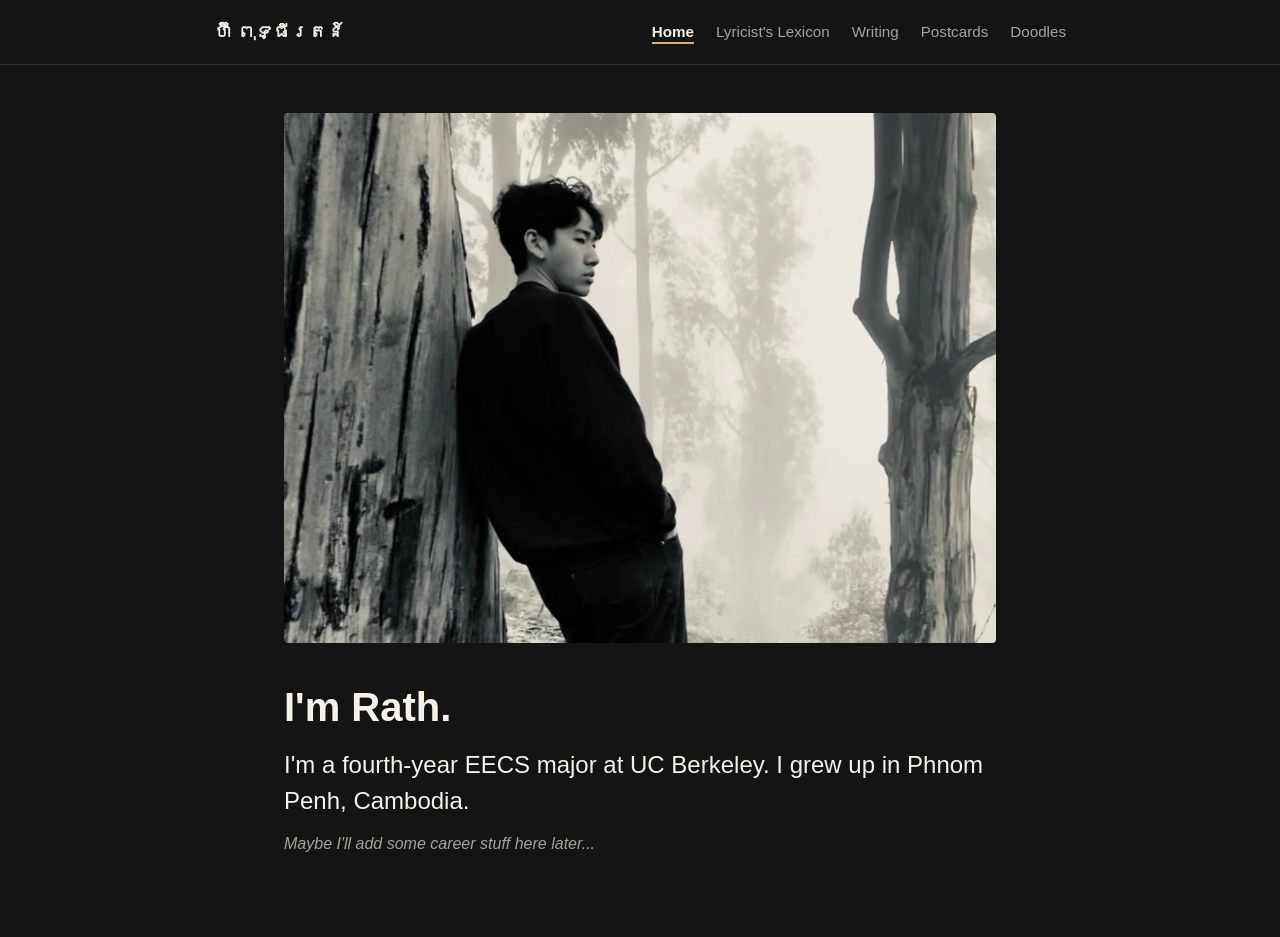
<file: index.html>
<!DOCTYPE html>
<html lang="en">
<head>
<meta charset="UTF-8">
<meta name="viewport" content="width=device-width, initial-scale=1.0">
<title>Rath Hy</title>
<link rel="stylesheet" href="style.css">
</head>
<body>

<header class="site-header">
  <nav class="nav">
    <a href="index.html" class="nav-name">ហ៊ី ពុទ្ធីរតន៍</a>
    <button class="nav-toggle" aria-label="Toggle navigation" aria-expanded="false">☰</button>
    <ul class="nav-links">
      <li><a href="index.html" class="active">Home</a></li>
      <li><a href="lyricists-lexicon.html">Lyricist's Lexicon</a></li>
      <li><a href="writing.html">Writing</a></li>
      <li><a href="postcards.html">Postcards</a></li>
      <li><a href="doodles/index.html">Doodles</a></li>
    </ul>
  </nav>
</header>

<main>
  <div class="home-hero">
    <img src="images/profile.jpeg" alt="Rath standing against a tree in a foggy forest">
  </div>

  <h1 class="home-name">I'm Rath.</h1>
  <p class="home-intro">I'm a fourth-year EECS major at UC Berkeley. I grew up in Phnom Penh, Cambodia.</p>
  <p class="home-note">Maybe I'll add some career stuff here later...</p>
</main>

<script>
  const toggle = document.querySelector('.nav-toggle');
  const links = document.querySelector('.nav-links');
  toggle.addEventListener('click', () => {
    const open = links.classList.toggle('open');
    toggle.setAttribute('aria-expanded', open);
  });
</script>

</body>
</html>
</file>
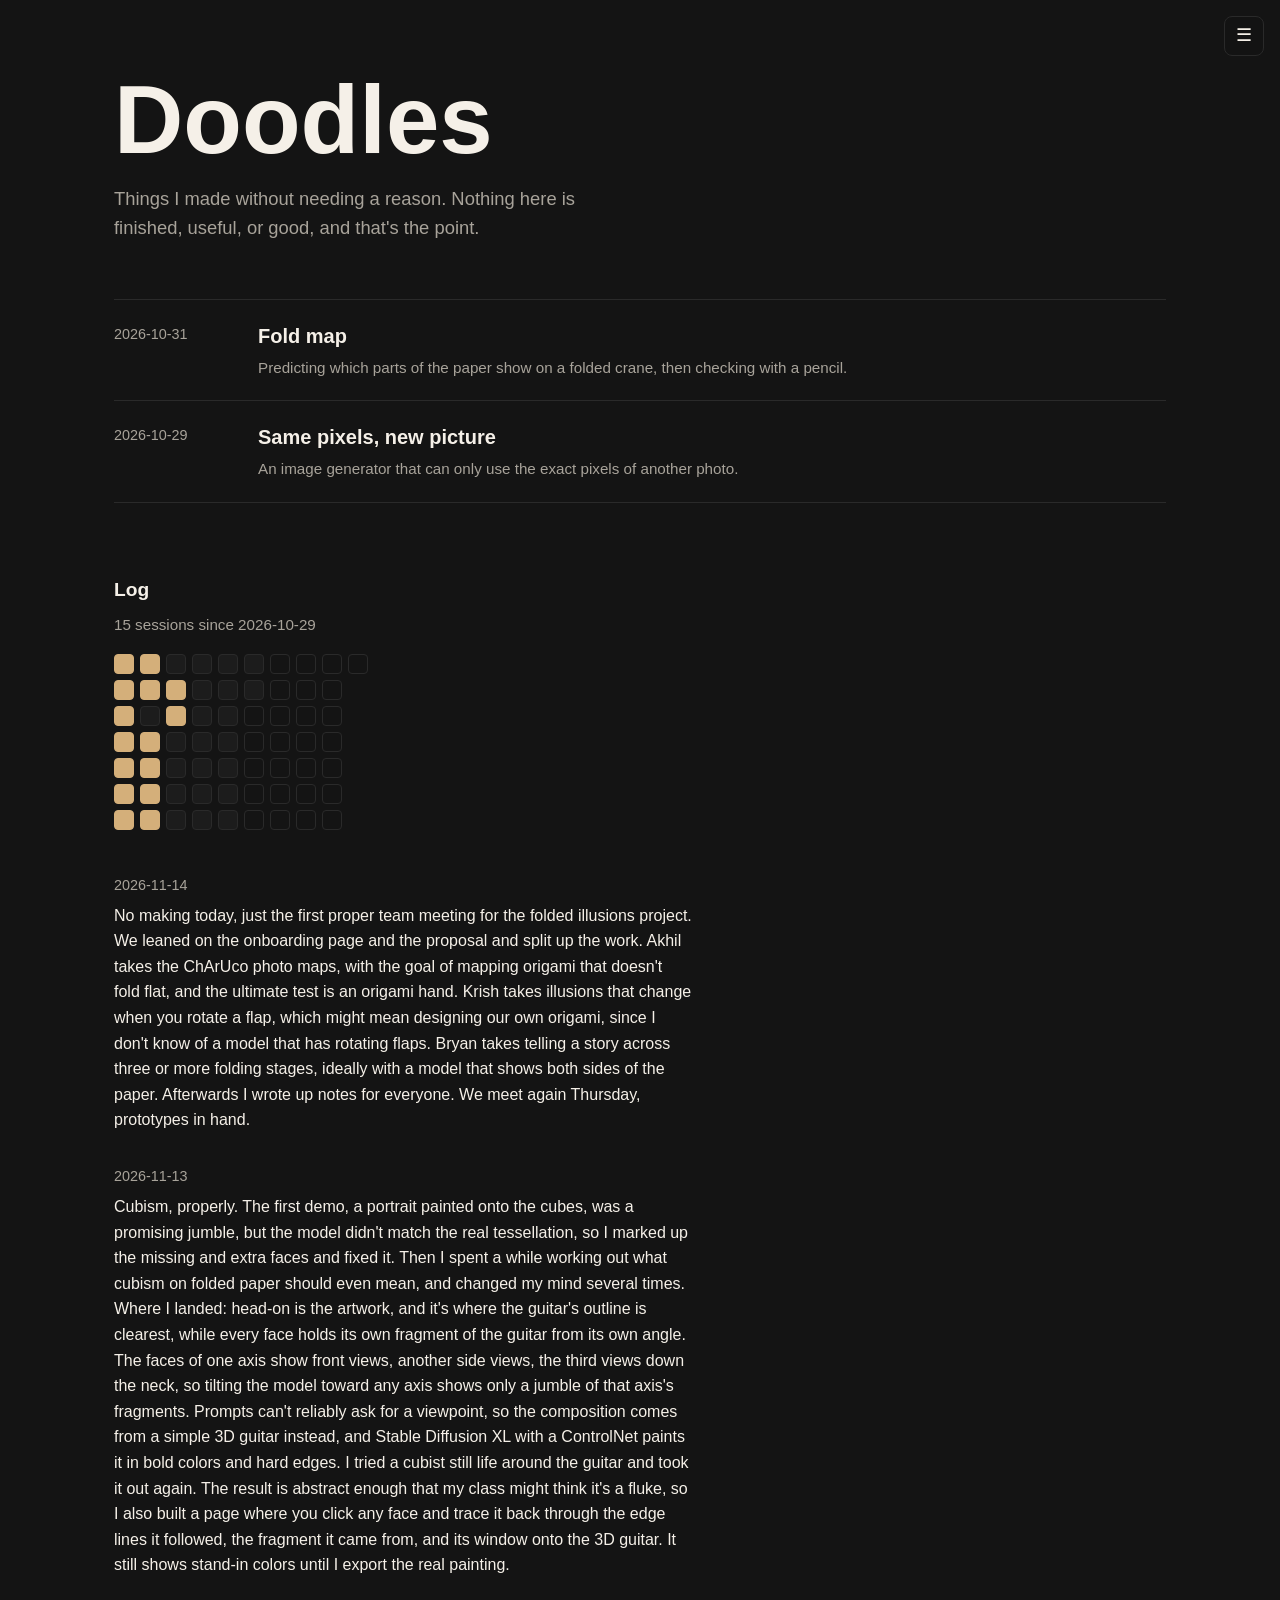
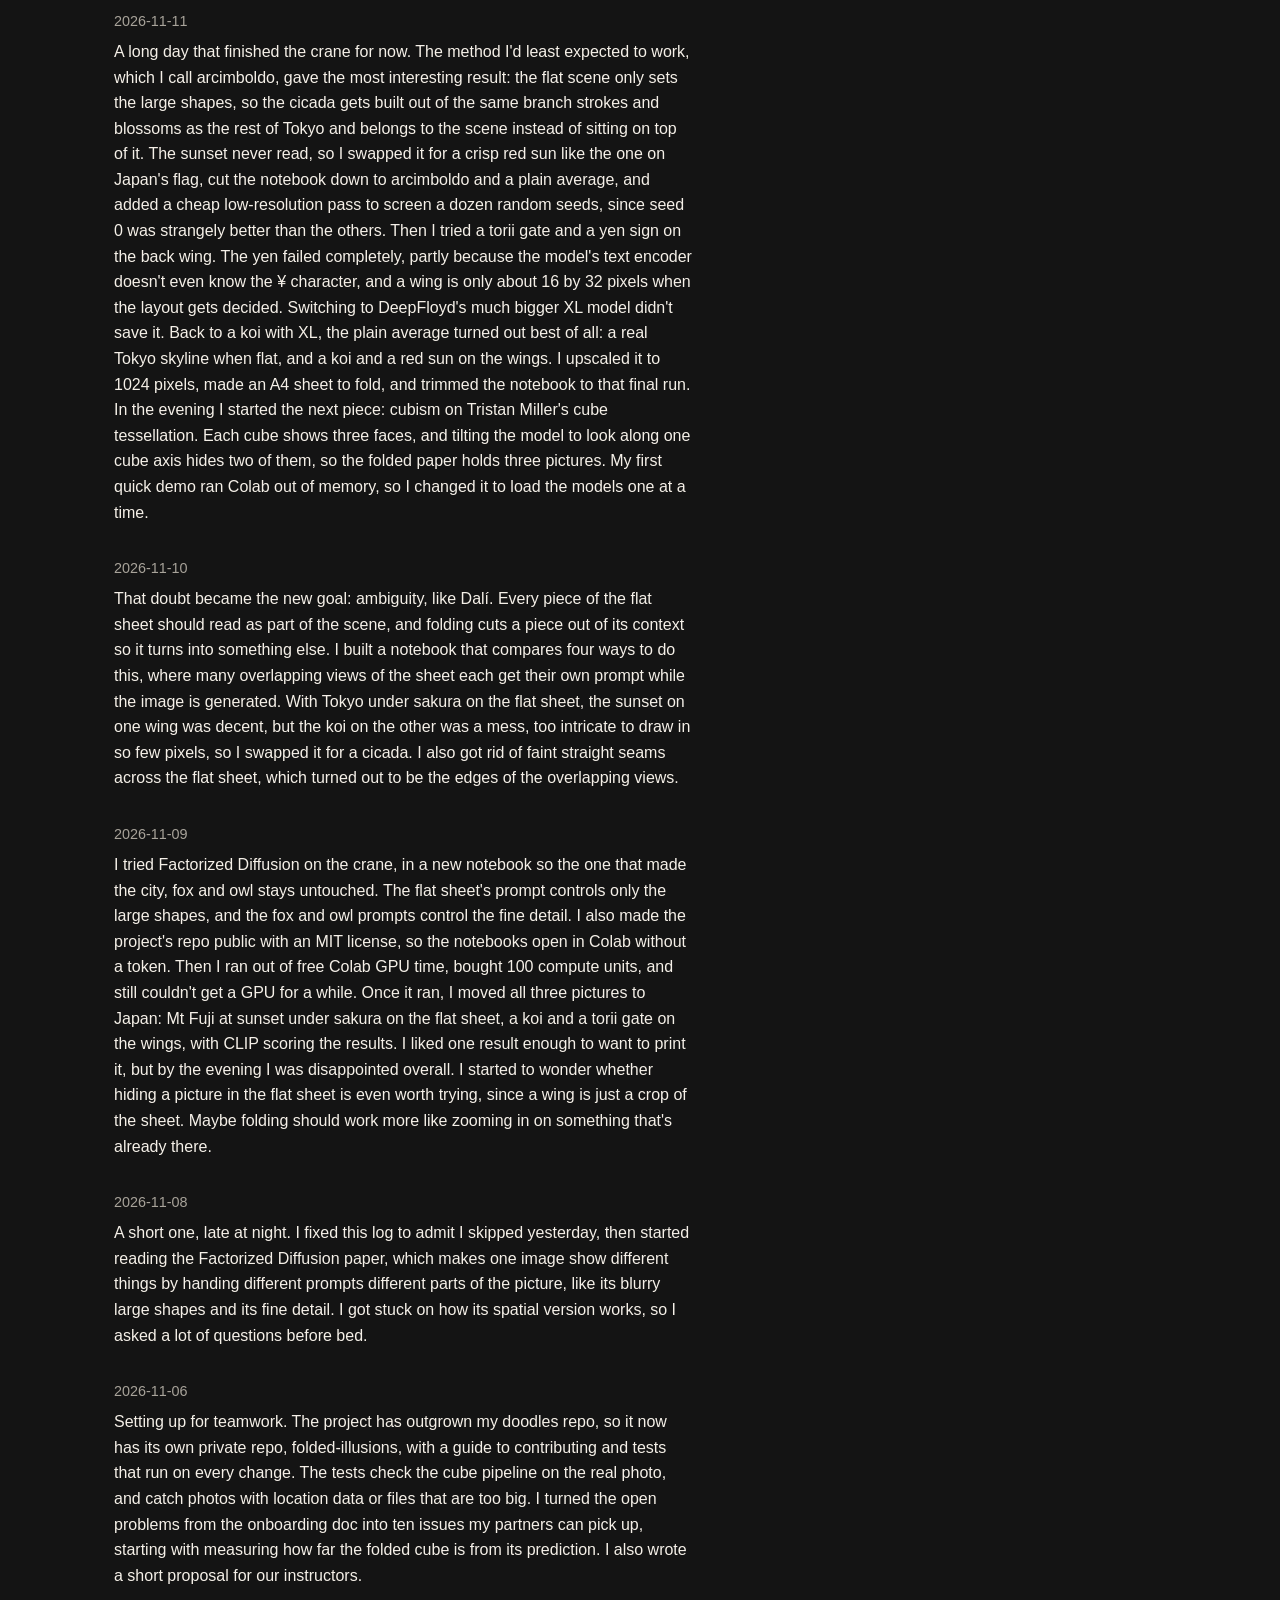
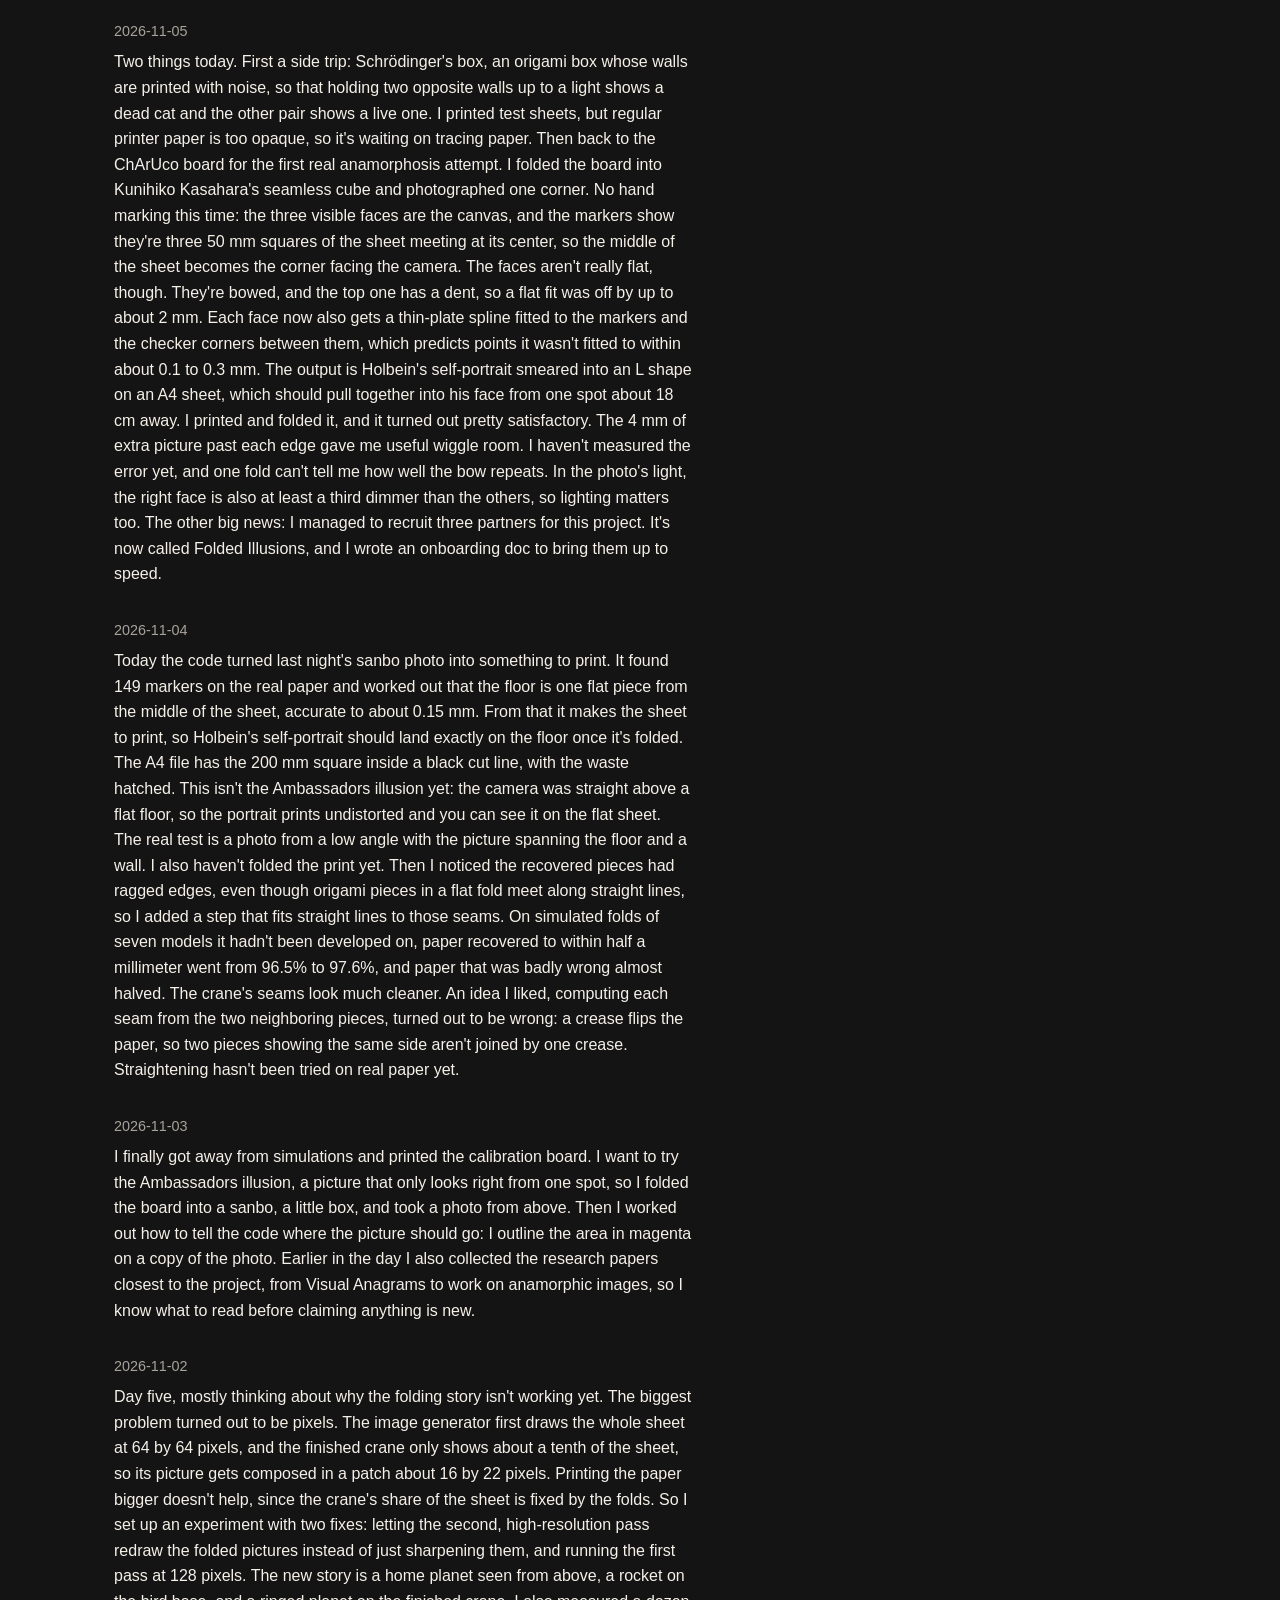
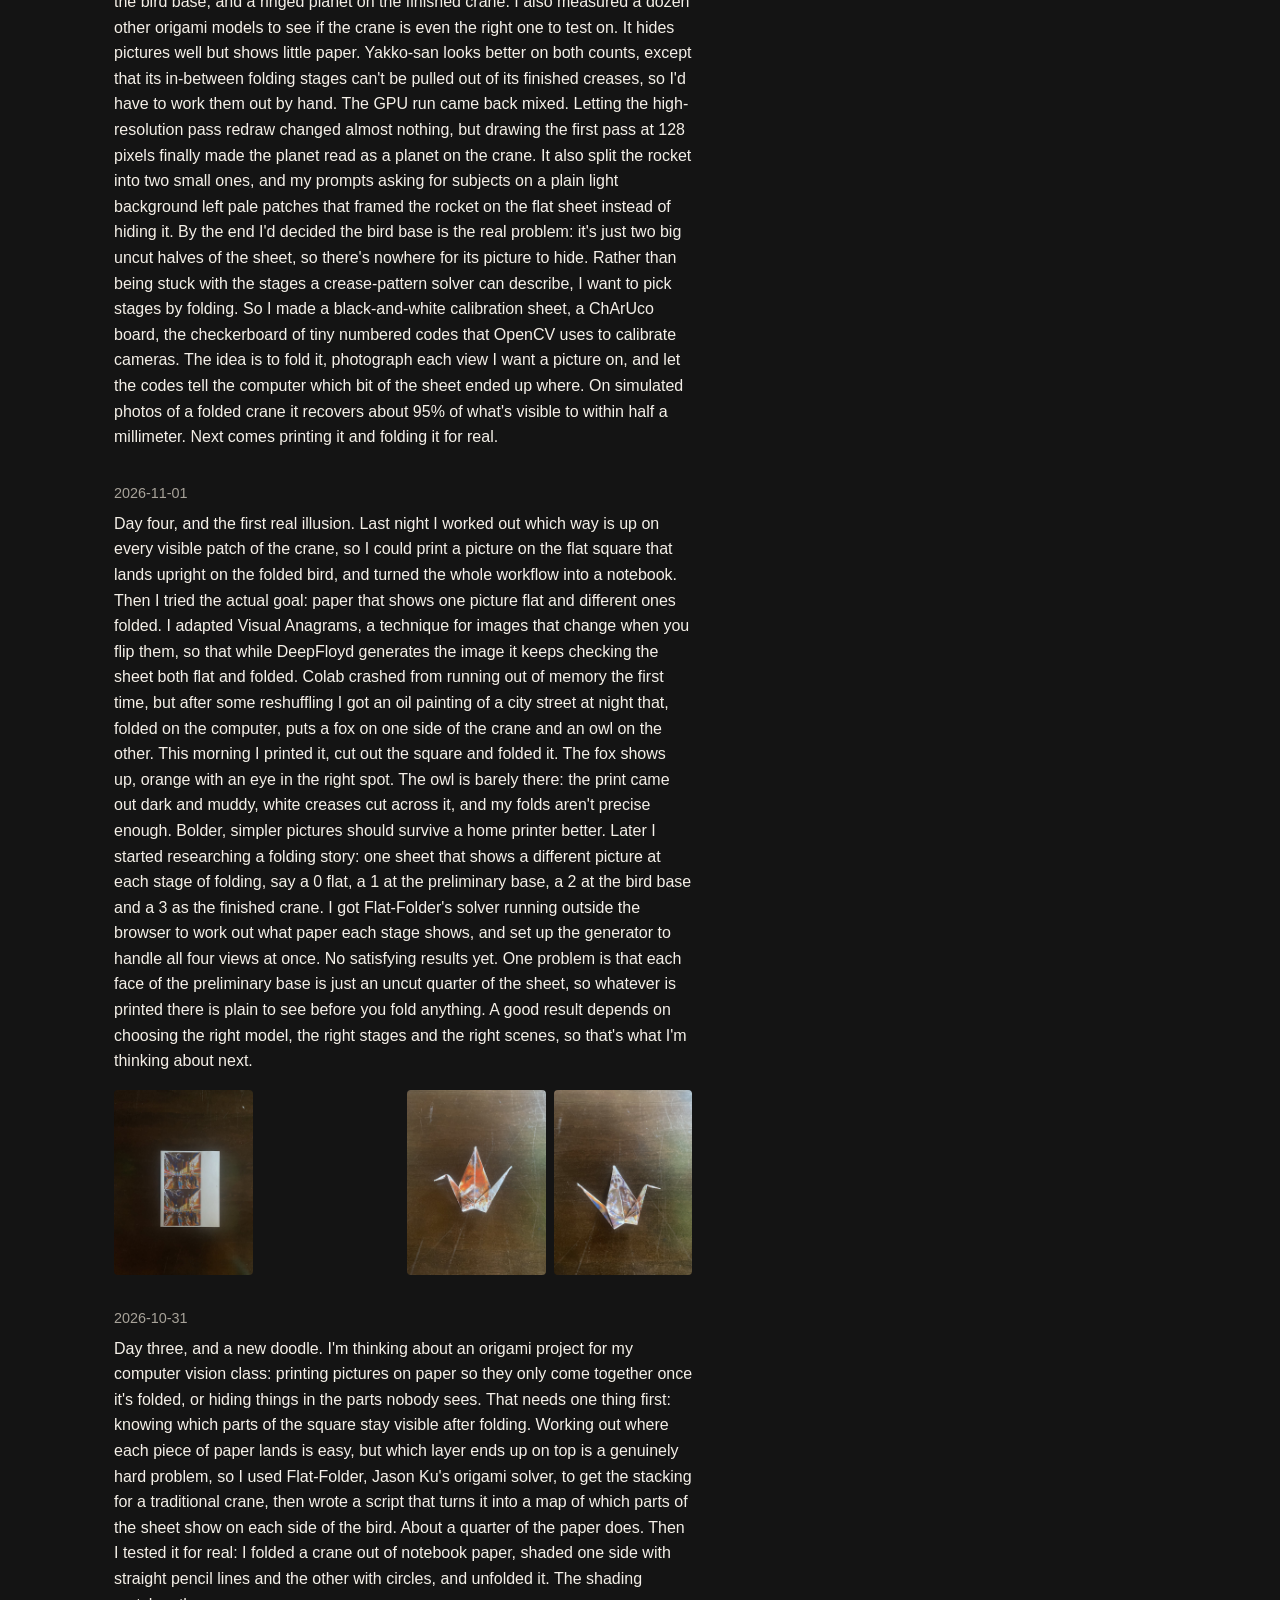
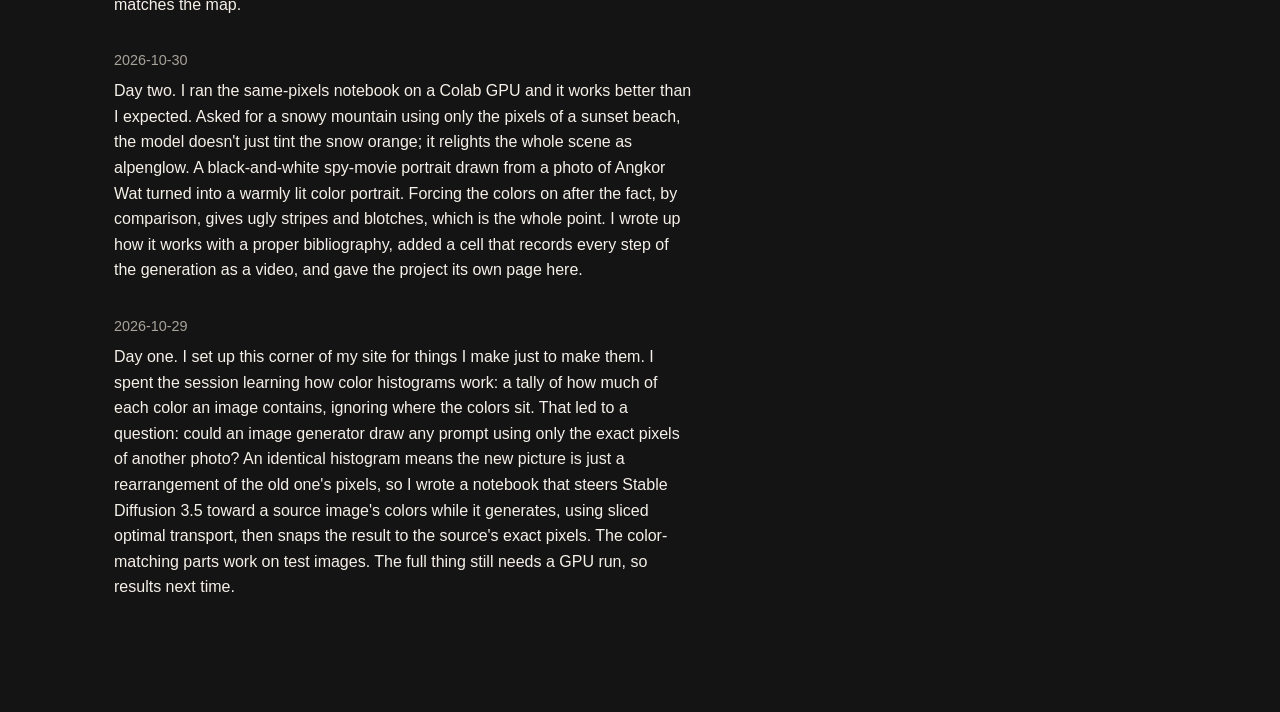
<file: doodles/index.html>
<!DOCTYPE html>
<html lang="en">
<head>
<meta charset="UTF-8">
<meta name="viewport" content="width=device-width, initial-scale=1.0">
<title>Doodles · Rath Hy</title>
<link rel="stylesheet" href="../style.css">
<style>
  body {
    min-height: 100vh;
    min-height: 100dvh;
  }

  .doodles {
    max-width: 1100px;
    padding: 72px 24px 80px;
  }

  .doodles-title {
    font-size: clamp(3rem, 10vw, 6rem);
    font-weight: 700;
    line-height: 1;
    margin: 0 0 16px;
  }

  .doodles-intro {
    font-size: 1.15rem;
    color: var(--text-muted);
    max-width: 50ch;
    margin: 0 0 56px;
  }

  .doodle-list {
    list-style: none;
    margin: 0;
    padding: 0;
    border-top: 1px solid var(--border);
  }

  .doodle-list a {
    display: grid;
    grid-template-columns: 7.5rem 1fr;
    gap: 4px 24px;
    padding: 20px 0;
    border-bottom: 1px solid var(--border);
    color: var(--text);
  }

  .doodle-list a:hover {
    text-decoration: none;
  }

  .doodle-list a:hover .doodle-name {
    color: var(--accent);
  }

  .doodle-date {
    color: var(--text-muted);
    font-size: 0.9rem;
    font-variant-numeric: tabular-nums;
    padding-top: 3px;
  }

  .doodle-name {
    font-size: 1.25rem;
    font-weight: 600;
  }

  .doodle-blurb {
    grid-column: 2;
    color: var(--text-muted);
    font-size: 0.95rem;
  }

  .doodle-empty {
    color: var(--text-muted);
    font-style: italic;
    padding: 20px 0;
  }

  .log-title {
    font-size: 1.2rem;
    font-weight: 600;
    margin: 72px 0 8px;
    padding: 0;
    border: none;
  }

  .log-count {
    color: var(--text-muted);
    font-size: 0.95rem;
    margin: 0 0 16px;
  }

  .log-grid {
    display: grid;
    grid-auto-flow: column;
    grid-template-rows: repeat(7, 20px);
    grid-auto-columns: 20px;
    gap: 6px;
    margin: 0 0 40px;
    padding-bottom: 4px;
    overflow-x: auto;
  }

  .log-day {
    border-radius: 4px;
    background: var(--card-bg);
    border: 1px solid var(--border);
  }

  .log-day.future {
    background: transparent;
  }

  .log-day.on {
    background: var(--accent);
    border-color: var(--accent);
  }

  .log-list {
    list-style: none;
    margin: 0;
    padding: 0;
    max-width: 65ch;
  }

  .log-list li {
    margin: 0 0 32px;
  }

  .log-media {
    display: grid;
    grid-template-columns: repeat(4, 1fr);
    gap: 8px;
    margin: 12px 0 0;
  }

  .log-media img,
  .log-media video {
    width: 100%;
    aspect-ratio: 3 / 4;
    object-fit: cover;
    border-radius: 4px;
    display: block;
  }

  .log-date {
    display: block;
    color: var(--text-muted);
    font-size: 0.9rem;
    font-variant-numeric: tabular-nums;
    margin: 0 0 6px;
  }

  @media (max-width: 640px) {
    .doodles {
      padding: 72px 16px 64px;
    }

    .doodle-list a {
      grid-template-columns: 1fr;
    }

    .doodle-blurb {
      grid-column: 1;
    }
  }
</style>
</head>
<body>

<main class="doodles">
  <h1 class="doodles-title">Doodles</h1>
  <p class="doodles-intro">Things I made without needing a reason. Nothing here is finished, useful, or good, and that's the point.</p>
  <ul class="doodle-list" id="doodle-list"></ul>

  <h2 class="log-title">Log</h2>
  <p class="log-count" id="log-count"></p>
  <div class="log-grid" id="log-grid" aria-label="Days with a doodling session, from day one through the end of the year"></div>
  <ul class="log-list" id="log-list"></ul>
</main>

<script>
  // One entry per doodle, which lives at doodles/<slug>/index.html.
  const doodles = [
    { slug: 'fold-map', title: 'Fold map', date: '2026-10-31', blurb: 'Predicting which parts of the paper show on a folded crane, then checking with a pencil.' },
    { slug: 'same-pixels', title: 'Same pixels, new picture', date: '2026-10-29', blurb: 'An image generator that can only use the exact pixels of another photo.' },
  ];

  const list = document.getElementById('doodle-list');
  const sorted = [...doodles].sort((a, b) => b.date.localeCompare(a.date));

  if (sorted.length === 0) {
    list.innerHTML = '<li class="doodle-empty">Nothing here yet. Soon.</li>';
  }

  for (const d of sorted) {
    const li = document.createElement('li');
    const a = document.createElement('a');
    a.href = `${d.slug}/index.html`;

    const date = document.createElement('span');
    date.className = 'doodle-date';
    date.textContent = d.date;

    const name = document.createElement('span');
    name.className = 'doodle-name';
    name.textContent = d.title;

    a.append(date, name);
    if (d.blurb) {
      const blurb = document.createElement('span');
      blurb.className = 'doodle-blurb';
      blurb.textContent = d.blurb;
      a.append(blurb);
    }
    li.appendChild(a);
    list.appendChild(li);
  }

  // One entry per doodling session, in any order; newest is shown first.
  const log = [
    {
      date: '2026-10-29',
      text: "Day one. I set up this corner of my site for things I make just to make them. I spent the session learning how color histograms work: a tally of how much of each color an image contains, ignoring where the colors sit. That led to a question: could an image generator draw any prompt using only the exact pixels of another photo? An identical histogram means the new picture is just a rearrangement of the old one's pixels, so I wrote a notebook that steers Stable Diffusion 3.5 toward a source image's colors while it generates, using sliced optimal transport, then snaps the result to the source's exact pixels. The color-matching parts work on test images. The full thing still needs a GPU run, so results next time.",
    },
    {
      date: '2026-10-30',
      text: "Day two. I ran the same-pixels notebook on a Colab GPU and it works better than I expected. Asked for a snowy mountain using only the pixels of a sunset beach, the model doesn't just tint the snow orange; it relights the whole scene as alpenglow. A black-and-white spy-movie portrait drawn from a photo of Angkor Wat turned into a warmly lit color portrait. Forcing the colors on after the fact, by comparison, gives ugly stripes and blotches, which is the whole point. I wrote up how it works with a proper bibliography, added a cell that records every step of the generation as a video, and gave the project its own page here.",
    },
    {
      date: '2026-10-31',
      text: "Day three, and a new doodle. I'm thinking about an origami project for my computer vision class: printing pictures on paper so they only come together once it's folded, or hiding things in the parts nobody sees. That needs one thing first: knowing which parts of the square stay visible after folding. Working out where each piece of paper lands is easy, but which layer ends up on top is a genuinely hard problem, so I used Flat-Folder, Jason Ku's origami solver, to get the stacking for a traditional crane, then wrote a script that turns it into a map of which parts of the sheet show on each side of the bird. About a quarter of the paper does. Then I tested it for real: I folded a crane out of notebook paper, shaded one side with straight pencil lines and the other with circles, and unfolded it. The shading matches the map.",
    },
    {
      date: '2026-11-01',
      text: "Day four, and the first real illusion. Last night I worked out which way is up on every visible patch of the crane, so I could print a picture on the flat square that lands upright on the folded bird, and turned the whole workflow into a notebook. Then I tried the actual goal: paper that shows one picture flat and different ones folded. I adapted Visual Anagrams, a technique for images that change when you flip them, so that while DeepFloyd generates the image it keeps checking the sheet both flat and folded. Colab crashed from running out of memory the first time, but after some reshuffling I got an oil painting of a city street at night that, folded on the computer, puts a fox on one side of the crane and an owl on the other. This morning I printed it, cut out the square and folded it. The fox shows up, orange with an eye in the right spot. The owl is barely there: the print came out dark and muddy, white creases cut across it, and my folds aren't precise enough. Bolder, simpler pictures should survive a home printer better. Later I started researching a folding story: one sheet that shows a different picture at each stage of folding, say a 0 flat, a 1 at the preliminary base, a 2 at the bird base and a 3 as the finished crane. I got Flat-Folder's solver running outside the browser to work out what paper each stage shows, and set up the generator to handle all four views at once. No satisfying results yet. One problem is that each face of the preliminary base is just an uncut quarter of the sheet, so whatever is printed there is plain to see before you fold anything. A good result depends on choosing the right model, the right stages and the right scenes, so that's what I'm thinking about next.",
      media: [
        { src: 'fold-map/trial1_precut.jpg', alt: 'The city-street painting printed twice on an A4 sheet.' },
        { src: 'fold-map/trial1_timelapse.mp4', alt: 'Timelapse of folding the printed square into a crane.' },
        { src: 'fold-map/trial1_fox.jpg', alt: 'The folded crane from the front, with an orange fox face on its body.' },
        { src: 'fold-map/trial1_owl.jpg', alt: 'The folded crane from the back, where the owl is faint.' },
      ],
      link: 'fold-map/',
    },
    {
      date: '2026-11-02',
      text: "Day five, mostly thinking about why the folding story isn't working yet. The biggest problem turned out to be pixels. The image generator first draws the whole sheet at 64 by 64 pixels, and the finished crane only shows about a tenth of the sheet, so its picture gets composed in a patch about 16 by 22 pixels. Printing the paper bigger doesn't help, since the crane's share of the sheet is fixed by the folds. So I set up an experiment with two fixes: letting the second, high-resolution pass redraw the folded pictures instead of just sharpening them, and running the first pass at 128 pixels. The new story is a home planet seen from above, a rocket on the bird base, and a ringed planet on the finished crane. I also measured a dozen other origami models to see if the crane is even the right one to test on. It hides pictures well but shows little paper. Yakko-san looks better on both counts, except that its in-between folding stages can't be pulled out of its finished creases, so I'd have to work them out by hand. The GPU run came back mixed. Letting the high-resolution pass redraw changed almost nothing, but drawing the first pass at 128 pixels finally made the planet read as a planet on the crane. It also split the rocket into two small ones, and my prompts asking for subjects on a plain light background left pale patches that framed the rocket on the flat sheet instead of hiding it. By the end I'd decided the bird base is the real problem: it's just two big uncut halves of the sheet, so there's nowhere for its picture to hide. Rather than being stuck with the stages a crease-pattern solver can describe, I want to pick stages by folding. So I made a black-and-white calibration sheet, a ChArUco board, the checkerboard of tiny numbered codes that OpenCV uses to calibrate cameras. The idea is to fold it, photograph each view I want a picture on, and let the codes tell the computer which bit of the sheet ended up where. On simulated photos of a folded crane it recovers about 95% of what's visible to within half a millimeter. Next comes printing it and folding it for real.",
    },
    {
      date: '2026-11-03',
      text: "I finally got away from simulations and printed the calibration board. I want to try the Ambassadors illusion, a picture that only looks right from one spot, so I folded the board into a sanbo, a little box, and took a photo from above. Then I worked out how to tell the code where the picture should go: I outline the area in magenta on a copy of the photo. Earlier in the day I also collected the research papers closest to the project, from Visual Anagrams to work on anamorphic images, so I know what to read before claiming anything is new.",
    },
    {
      date: '2026-11-04',
      text: "Today the code turned last night's sanbo photo into something to print. It found 149 markers on the real paper and worked out that the floor is one flat piece from the middle of the sheet, accurate to about 0.15 mm. From that it makes the sheet to print, so Holbein's self-portrait should land exactly on the floor once it's folded. The A4 file has the 200 mm square inside a black cut line, with the waste hatched. This isn't the Ambassadors illusion yet: the camera was straight above a flat floor, so the portrait prints undistorted and you can see it on the flat sheet. The real test is a photo from a low angle with the picture spanning the floor and a wall. I also haven't folded the print yet. Then I noticed the recovered pieces had ragged edges, even though origami pieces in a flat fold meet along straight lines, so I added a step that fits straight lines to those seams. On simulated folds of seven models it hadn't been developed on, paper recovered to within half a millimeter went from 96.5% to 97.6%, and paper that was badly wrong almost halved. The crane's seams look much cleaner. An idea I liked, computing each seam from the two neighboring pieces, turned out to be wrong: a crease flips the paper, so two pieces showing the same side aren't joined by one crease. Straightening hasn't been tried on real paper yet.",
    },
    {
      date: '2026-11-05',
      text: "Two things today. First a side trip: Schrödinger's box, an origami box whose walls are printed with noise, so that holding two opposite walls up to a light shows a dead cat and the other pair shows a live one. I printed test sheets, but regular printer paper is too opaque, so it's waiting on tracing paper. Then back to the ChArUco board for the first real anamorphosis attempt. I folded the board into Kunihiko Kasahara's seamless cube and photographed one corner. No hand marking this time: the three visible faces are the canvas, and the markers show they're three 50 mm squares of the sheet meeting at its center, so the middle of the sheet becomes the corner facing the camera. The faces aren't really flat, though. They're bowed, and the top one has a dent, so a flat fit was off by up to about 2 mm. Each face now also gets a thin-plate spline fitted to the markers and the checker corners between them, which predicts points it wasn't fitted to within about 0.1 to 0.3 mm. The output is Holbein's self-portrait smeared into an L shape on an A4 sheet, which should pull together into his face from one spot about 18 cm away. I printed and folded it, and it turned out pretty satisfactory. The 4 mm of extra picture past each edge gave me useful wiggle room. I haven't measured the error yet, and one fold can't tell me how well the bow repeats. In the photo's light, the right face is also at least a third dimmer than the others, so lighting matters too. The other big news: I managed to recruit three partners for this project. It's now called Folded Illusions, and I wrote an onboarding doc to bring them up to speed.",
    },
    {
      date: '2026-11-06',
      text: "Setting up for teamwork. The project has outgrown my doodles repo, so it now has its own private repo, folded-illusions, with a guide to contributing and tests that run on every change. The tests check the cube pipeline on the real photo, and catch photos with location data or files that are too big. I turned the open problems from the onboarding doc into ten issues my partners can pick up, starting with measuring how far the folded cube is from its prediction. I also wrote a short proposal for our instructors.",
    },
    {
      date: '2026-11-08',
      text: "A short one, late at night. I fixed this log to admit I skipped yesterday, then started reading the Factorized Diffusion paper, which makes one image show different things by handing different prompts different parts of the picture, like its blurry large shapes and its fine detail. I got stuck on how its spatial version works, so I asked a lot of questions before bed.",
    },
    {
      date: '2026-11-09',
      text: "I tried Factorized Diffusion on the crane, in a new notebook so the one that made the city, fox and owl stays untouched. The flat sheet's prompt controls only the large shapes, and the fox and owl prompts control the fine detail. I also made the project's repo public with an MIT license, so the notebooks open in Colab without a token. Then I ran out of free Colab GPU time, bought 100 compute units, and still couldn't get a GPU for a while. Once it ran, I moved all three pictures to Japan: Mt Fuji at sunset under sakura on the flat sheet, a koi and a torii gate on the wings, with CLIP scoring the results. I liked one result enough to want to print it, but by the evening I was disappointed overall. I started to wonder whether hiding a picture in the flat sheet is even worth trying, since a wing is just a crop of the sheet. Maybe folding should work more like zooming in on something that's already there.",
    },
    {
      date: '2026-11-10',
      text: "That doubt became the new goal: ambiguity, like Dalí. Every piece of the flat sheet should read as part of the scene, and folding cuts a piece out of its context so it turns into something else. I built a notebook that compares four ways to do this, where many overlapping views of the sheet each get their own prompt while the image is generated. With Tokyo under sakura on the flat sheet, the sunset on one wing was decent, but the koi on the other was a mess, too intricate to draw in so few pixels, so I swapped it for a cicada. I also got rid of faint straight seams across the flat sheet, which turned out to be the edges of the overlapping views.",
    },
    {
      date: '2026-11-11',
      text: "A long day that finished the crane for now. The method I'd least expected to work, which I call arcimboldo, gave the most interesting result: the flat scene only sets the large shapes, so the cicada gets built out of the same branch strokes and blossoms as the rest of Tokyo and belongs to the scene instead of sitting on top of it. The sunset never read, so I swapped it for a crisp red sun like the one on Japan's flag, cut the notebook down to arcimboldo and a plain average, and added a cheap low-resolution pass to screen a dozen random seeds, since seed 0 was strangely better than the others. Then I tried a torii gate and a yen sign on the back wing. The yen failed completely, partly because the model's text encoder doesn't even know the ¥ character, and a wing is only about 16 by 32 pixels when the layout gets decided. Switching to DeepFloyd's much bigger XL model didn't save it. Back to a koi with XL, the plain average turned out best of all: a real Tokyo skyline when flat, and a koi and a red sun on the wings. I upscaled it to 1024 pixels, made an A4 sheet to fold, and trimmed the notebook to that final run. In the evening I started the next piece: cubism on Tristan Miller's cube tessellation. Each cube shows three faces, and tilting the model to look along one cube axis hides two of them, so the folded paper holds three pictures. My first quick demo ran Colab out of memory, so I changed it to load the models one at a time.",
    },
    {
      date: '2026-11-13',
      text: "Cubism, properly. The first demo, a portrait painted onto the cubes, was a promising jumble, but the model didn't match the real tessellation, so I marked up the missing and extra faces and fixed it. Then I spent a while working out what cubism on folded paper should even mean, and changed my mind several times. Where I landed: head-on is the artwork, and it's where the guitar's outline is clearest, while every face holds its own fragment of the guitar from its own angle. The faces of one axis show front views, another side views, the third views down the neck, so tilting the model toward any axis shows only a jumble of that axis's fragments. Prompts can't reliably ask for a viewpoint, so the composition comes from a simple 3D guitar instead, and Stable Diffusion XL with a ControlNet paints it in bold colors and hard edges. I tried a cubist still life around the guitar and took it out again. The result is abstract enough that my class might think it's a fluke, so I also built a page where you click any face and trace it back through the edge lines it followed, the fragment it came from, and its window onto the 3D guitar. It still shows stand-in colors until I export the real painting.",
    },
    {
      date: '2026-11-14',
      text: "No making today, just the first proper team meeting for the folded illusions project. We leaned on the onboarding page and the proposal and split up the work. Akhil takes the ChArUco photo maps, with the goal of mapping origami that doesn't fold flat, and the ultimate test is an origami hand. Krish takes illusions that change when you rotate a flap, which might mean designing our own origami, since I don't know of a model that has rotating flaps. Bryan takes telling a story across three or more folding stages, ideally with a model that shows both sides of the paper. Afterwards I wrote up notes for everyone. We meet again Thursday, prototypes in hand.",
    },
  ];

  const ymd = (d) => `${d.getFullYear()}-${String(d.getMonth() + 1).padStart(2, '0')}-${String(d.getDate()).padStart(2, '0')}`;
  const sessionDays = new Set(log.map((e) => e.date));

  document.getElementById('log-count').textContent =
    `${log.length} ${log.length === 1 ? 'session' : 'sessions'} since ${[...sessionDays].sort()[0]}`;

  // Calendar grid: from day one (the first logged session) through Dec 31 of this year,
  // filling columns of 7 top to bottom.
  const grid = document.getElementById('log-grid');
  const [y, m, d0] = [...sessionDays].sort()[0].split('-').map(Number);
  const start = new Date(y, m - 1, d0);
  const today = ymd(new Date());
  const end = new Date(new Date().getFullYear(), 11, 31);
  for (let d = new Date(start); d <= end; d.setDate(d.getDate() + 1)) {
    const cell = document.createElement('span');
    const key = ymd(d);
    cell.className = sessionDays.has(key) ? 'log-day on' : key > today ? 'log-day future' : 'log-day';
    cell.title = key;
    grid.appendChild(cell);
  }

  const logList = document.getElementById('log-list');
  for (const e of [...log].sort((a, b) => b.date.localeCompare(a.date))) {
    const li = document.createElement('li');
    const date = document.createElement('span');
    date.className = 'log-date';
    date.textContent = e.date;
    const p = document.createElement('p');
    p.textContent = e.text;
    li.append(date, p);
    // Optional photos or videos, shown as a strip of thumbnails linking to the doodle.
    if (e.media) {
      const strip = document.createElement(e.link ? 'a' : 'div');
      strip.className = 'log-media';
      if (e.link) strip.href = e.link;
      for (const m of e.media) {
        let el;
        if (m.src.endsWith('.mp4')) {
          el = document.createElement('video');
          Object.assign(el, { autoplay: true, muted: true, loop: true, playsInline: true });
          el.setAttribute('aria-label', m.alt);
        } else {
          el = document.createElement('img');
          el.alt = m.alt;
          el.loading = 'lazy';
        }
        el.src = m.src;
        strip.appendChild(el);
      }
      li.appendChild(strip);
    }
    logList.appendChild(li);
  }
</script>
<script src="menu.js"></script>

</body>
</html>
</file>
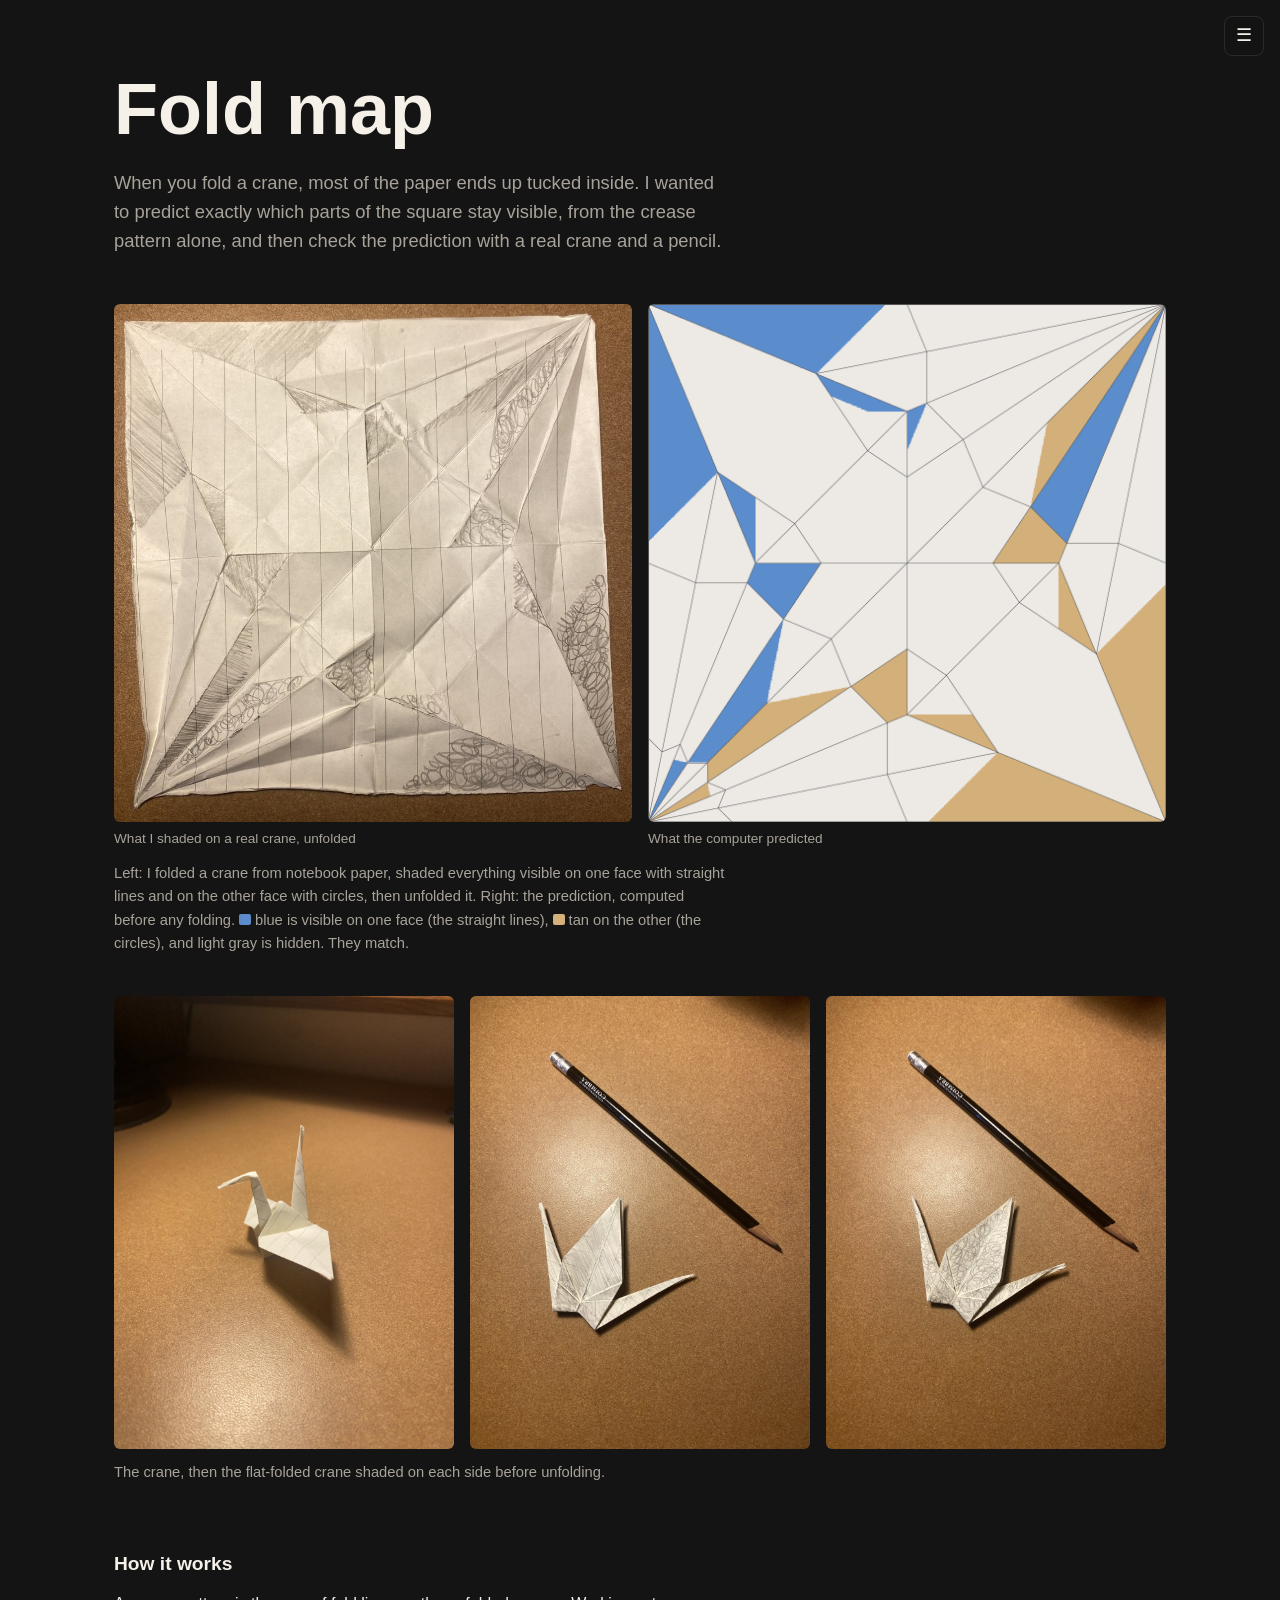
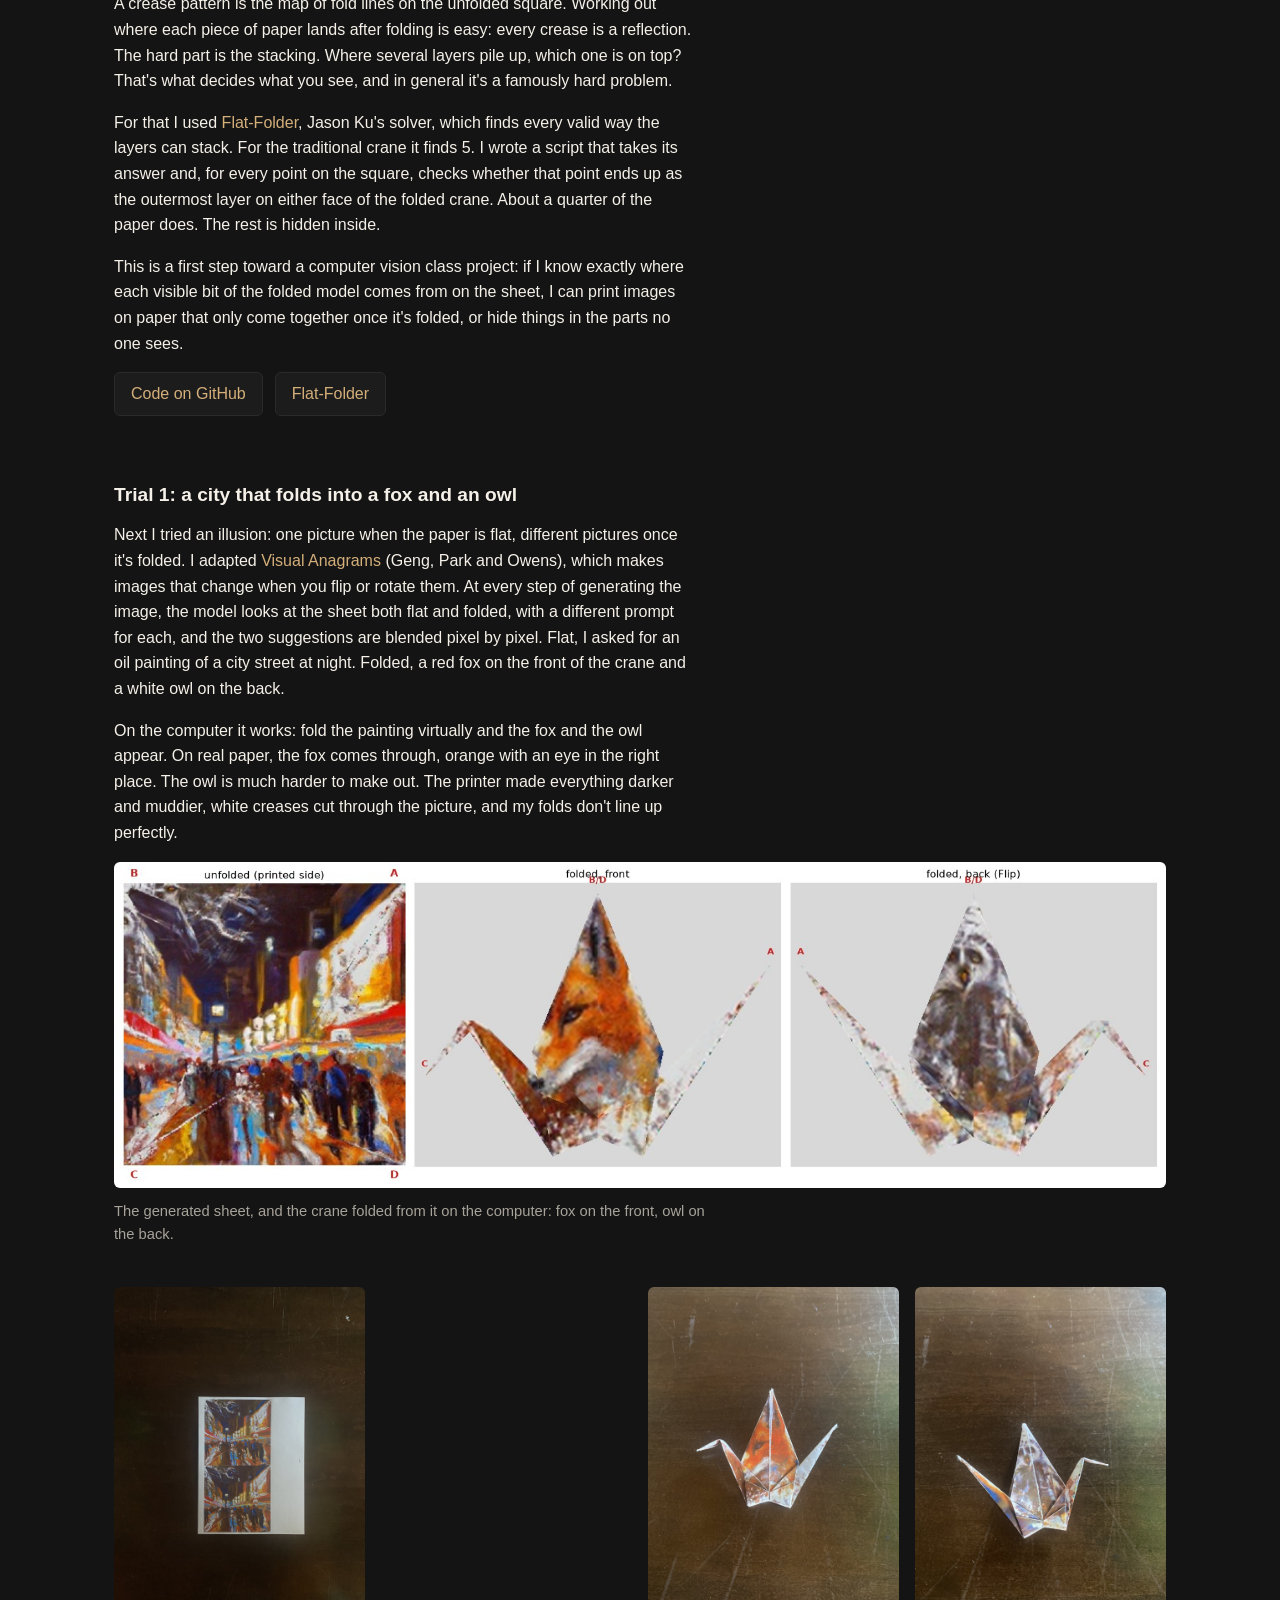
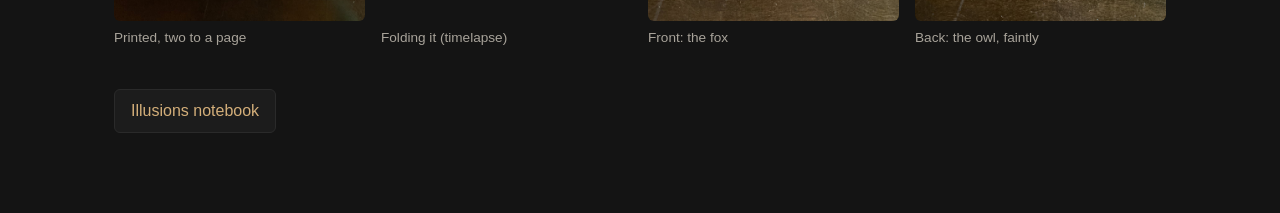
<file: doodles/fold-map/index.html>
<!DOCTYPE html>
<html lang="en">
<head>
<meta charset="UTF-8">
<meta name="viewport" content="width=device-width, initial-scale=1.0">
<title>Fold map · Rath Hy</title>
<meta name="description" content="Predicting which parts of a sheet of paper show on a folded origami crane, then checking with a pencil.">
<link rel="stylesheet" href="../../style.css">
<style>
  body {
    min-height: 100vh;
    min-height: 100dvh;
  }

  .fm {
    max-width: 1100px;
    padding: 72px 24px 80px;
  }

  .fm-title {
    font-size: clamp(2.4rem, 7vw, 4.5rem);
    font-weight: 700;
    line-height: 1.05;
    margin: 0 0 20px;
  }

  .fm-lede {
    font-size: 1.15rem;
    color: var(--text-muted);
    max-width: 60ch;
    margin: 0 0 48px;
  }

  .fm-prose {
    max-width: 65ch;
  }

  .fm h2 {
    border: none;
    padding: 0;
    margin: 64px 0 12px;
  }

  figure {
    margin: 0 0 40px;
  }

  .fm-pair,
  .fm-trio {
    display: grid;
    gap: 16px;
  }

  .fm-pair {
    grid-template-columns: 1fr 1fr;
  }

  .fm-trio {
    grid-template-columns: repeat(3, 1fr);
  }

  .fm-pair img,
  .fm-trio img {
    width: 100%;
    border-radius: 6px;
  }

  .fm-pair img {
    aspect-ratio: 1;
    object-fit: cover;
  }

  .fm-quad {
    display: grid;
    grid-template-columns: repeat(4, 1fr);
    gap: 16px;
  }

  .fm-quad img,
  .fm-quad video {
    width: 100%;
    aspect-ratio: 3 / 4;
    object-fit: cover;
    border-radius: 6px;
    display: block;
  }

  .fm-wide {
    width: 100%;
    border-radius: 6px;
  }

  .fm-label {
    color: var(--text-muted);
    font-size: 0.85rem;
    margin-top: 6px;
  }

  figcaption {
    color: var(--text-muted);
    font-size: 0.92rem;
    max-width: 75ch;
    margin-top: 12px;
  }

  .swatch {
    display: inline-block;
    width: 0.8em;
    height: 0.8em;
    border-radius: 2px;
    vertical-align: -0.05em;
    margin-right: 4px;
  }

  .fm-links {
    list-style: none;
    padding: 0;
    margin: 16px 0 0;
    display: flex;
    flex-wrap: wrap;
    gap: 12px;
  }

  .fm-links a {
    display: inline-block;
    padding: 8px 16px;
    border: 1px solid var(--border);
    border-radius: 6px;
    background: var(--card-bg);
  }

  .fm-links a:hover {
    border-color: var(--accent);
    text-decoration: none;
  }

  @media (max-width: 640px) {
    .fm {
      padding: 72px 16px 64px;
    }

    .fm-pair,
    .fm-trio {
      grid-template-columns: 1fr;
    }

    .fm-quad {
      grid-template-columns: 1fr 1fr;
    }
  }
</style>
</head>
<body>

<main class="fm">
  <h1 class="fm-title">Fold map</h1>
  <p class="fm-lede">When you fold a crane, most of the paper ends up tucked inside. I wanted to predict exactly which parts of the square stay visible, from the crease pattern alone, and then check the prediction with a real crane and a pencil.</p>

  <figure>
    <div class="fm-pair">
      <div>
        <img src="crane_crease_pattern_shaded_crop.jpg" alt="An unfolded square of lined notebook paper covered in creases, with pencil shading in straight lines on some regions and loopy circles on others.">
        <div class="fm-label">What I shaded on a real crane, unfolded</div>
      </div>
      <div>
        <img src="visibility_map.png" alt="The crane's crease pattern with regions colored blue and tan, in the same places as the shading in the photo.">
        <div class="fm-label">What the computer predicted</div>
      </div>
    </div>
    <figcaption>Left: I folded a crane from notebook paper, shaded everything visible on one face with straight lines and on the other face with circles, then unfolded it. Right: the prediction, computed before any folding. <span class="swatch" style="background:#5c8ccc"></span>blue is visible on one face (the straight lines), <span class="swatch" style="background:#d4b07a"></span>tan on the other (the circles), and light gray is hidden. They match.</figcaption>
  </figure>

  <figure>
    <div class="fm-trio">
      <img src="crane_folded.jpg" alt="A small white origami crane on a desk.">
      <img src="crane_front_shaded_straight.jpg" alt="A flat-folded crane next to a pencil, its visible surface shaded with straight pencil lines.">
      <img src="crane_back_shaded_circular.jpg" alt="The other side of the flat-folded crane, shaded with loopy pencil circles.">
    </div>
    <figcaption>The crane, then the flat-folded crane shaded on each side before unfolding.</figcaption>
  </figure>

  <div class="fm-prose">
    <h2>How it works</h2>
    <p>A crease pattern is the map of fold lines on the unfolded square. Working out where each piece of paper lands after folding is easy: every crease is a reflection. The hard part is the stacking. Where several layers pile up, which one is on top? That's what decides what you see, and in general it's a famously hard problem.</p>
    <p>For that I used <a href="https://github.com/origamimagiro/flat-folder">Flat-Folder</a>, Jason Ku's solver, which finds every valid way the layers can stack. For the traditional crane it finds 5. I wrote a script that takes its answer and, for every point on the square, checks whether that point ends up as the outermost layer on either face of the folded crane. About a quarter of the paper does. The rest is hidden inside.</p>
    <p>This is a first step toward a computer vision class project: if I know exactly where each visible bit of the folded model comes from on the sheet, I can print images on paper that only come together once it's folded, or hide things in the parts no one sees.</p>
    <ul class="fm-links">
      <li><a href="https://github.com/rath-hy/doodles/tree/main/2026-10-31-fold-map">Code on GitHub</a></li>
      <li><a href="https://github.com/origamimagiro/flat-folder">Flat-Folder</a></li>
    </ul>

    <h2>Trial 1: a city that folds into a fox and an owl</h2>
    <p>Next I tried an illusion: one picture when the paper is flat, different pictures once it's folded. I adapted <a href="https://dangeng.github.io/visual_anagrams/">Visual Anagrams</a> (Geng, Park and Owens), which makes images that change when you flip or rotate them. At every step of generating the image, the model looks at the sheet both flat and folded, with a different prompt for each, and the two suggestions are blended pixel by pixel. Flat, I asked for an oil painting of a city street at night. Folded, a red fox on the front of the crane and a white owl on the back.</p>
    <p>On the computer it works: fold the painting virtually and the fox and the owl appear. On real paper, the fox comes through, orange with an eye in the right place. The owl is much harder to make out. The printer made everything darker and muddier, white creases cut through the picture, and my folds don't line up perfectly.</p>
  </div>

  <figure>
    <img class="fm-wide" src="trial1_virtual_fold.jpg" alt="Left, an oil painting of a crowded city street at night. Middle, the same sheet folded into a crane on the computer, showing a fox's face on the body. Right, the other side of the crane, showing an owl.">
    <figcaption>The generated sheet, and the crane folded from it on the computer: fox on the front, owl on the back.</figcaption>
  </figure>

  <figure>
    <div class="fm-quad">
      <div>
        <img src="trial1_precut.jpg" alt="An A4 sheet printed with two copies of the city-street painting, one above the other.">
        <div class="fm-label">Printed, two to a page</div>
      </div>
      <div>
        <video src="trial1_timelapse.mp4" autoplay muted loop playsinline aria-label="Timelapse of the printed square being folded into a crane."></video>
        <div class="fm-label">Folding it (timelapse)</div>
      </div>
      <div>
        <img src="trial1_fox.jpg" alt="The folded crane from the front, its body orange with a fox's eye visible.">
        <div class="fm-label">Front: the fox</div>
      </div>
      <div>
        <img src="trial1_owl.jpg" alt="The folded crane from the back, gray and mottled, the owl hard to make out.">
        <div class="fm-label">Back: the owl, faintly</div>
      </div>
    </div>
  </figure>

  <div class="fm-prose">
    <ul class="fm-links">
      <li><a href="https://github.com/rath-hy/doodles/blob/main/2026-10-31-fold-map/illusions.ipynb">Illusions notebook</a></li>
    </ul>
  </div>
</main>

<script src="../menu.js"></script>

</body>
</html>
</file>
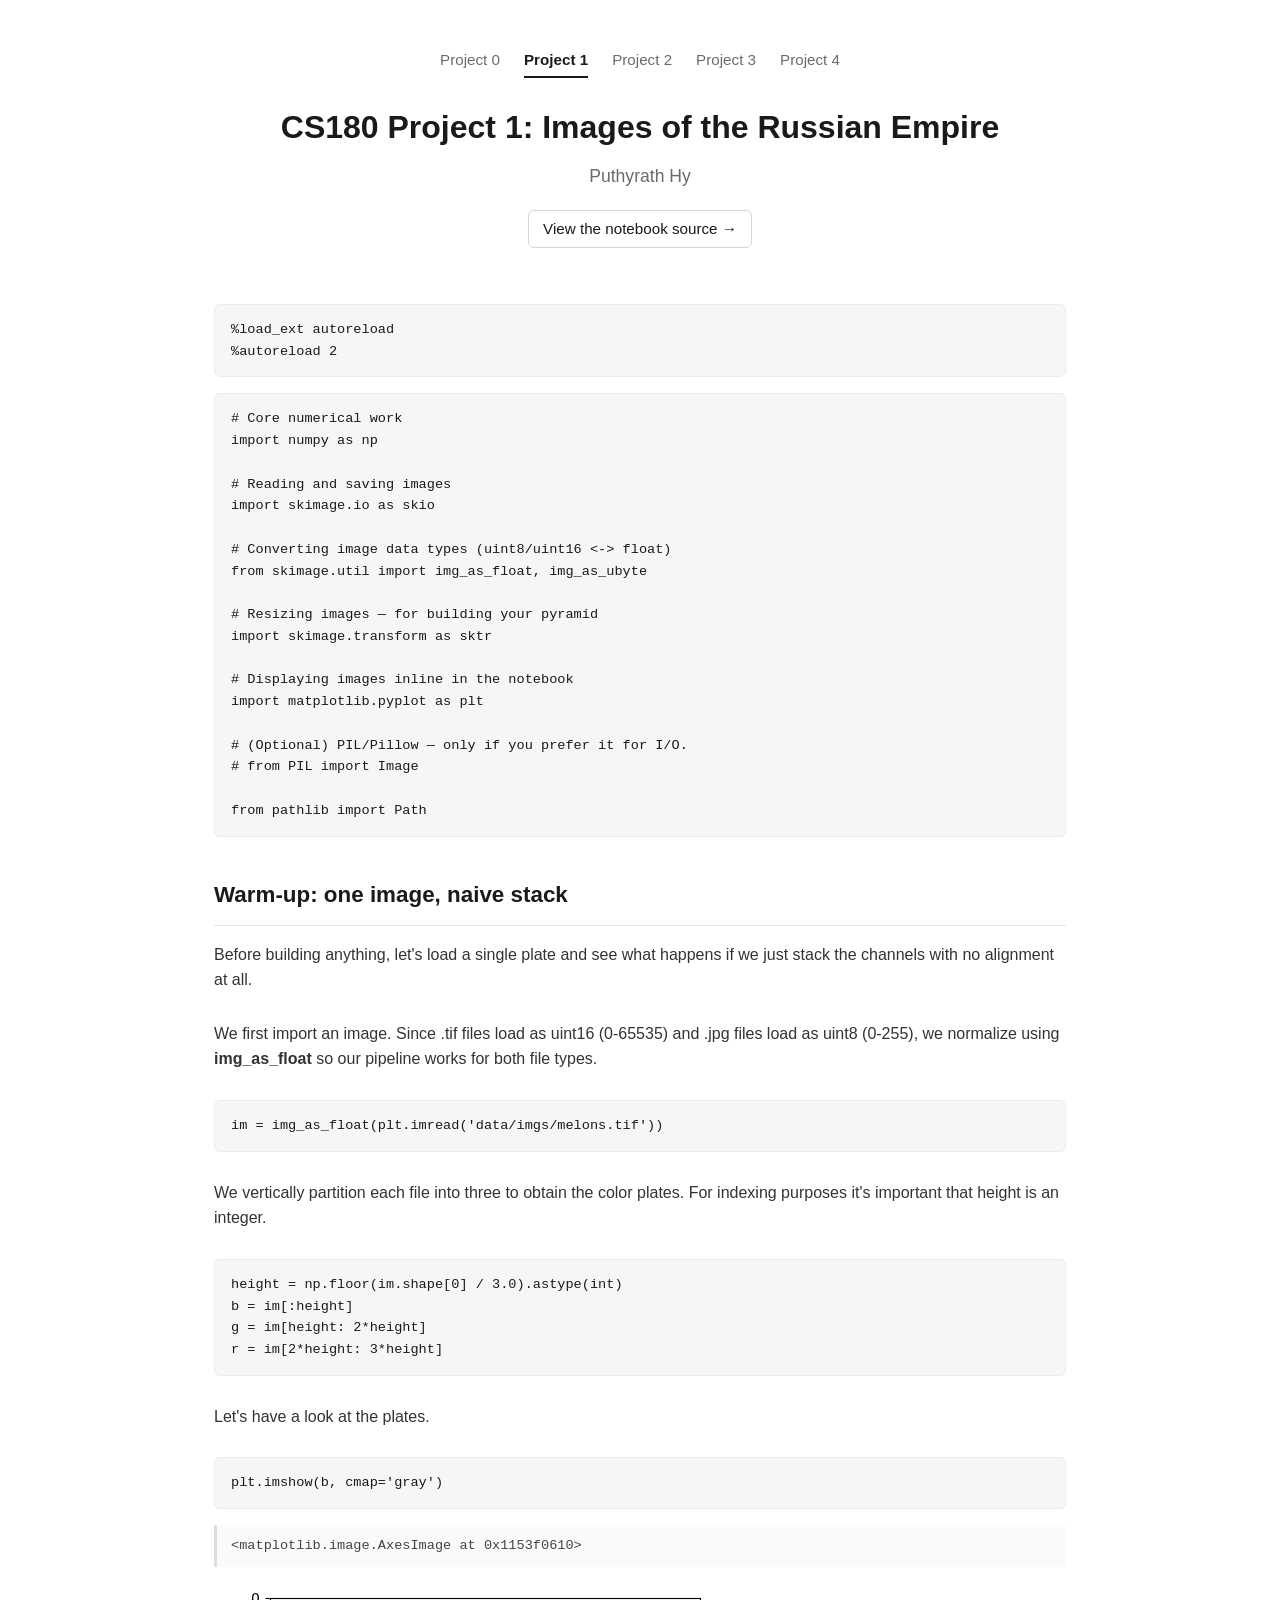
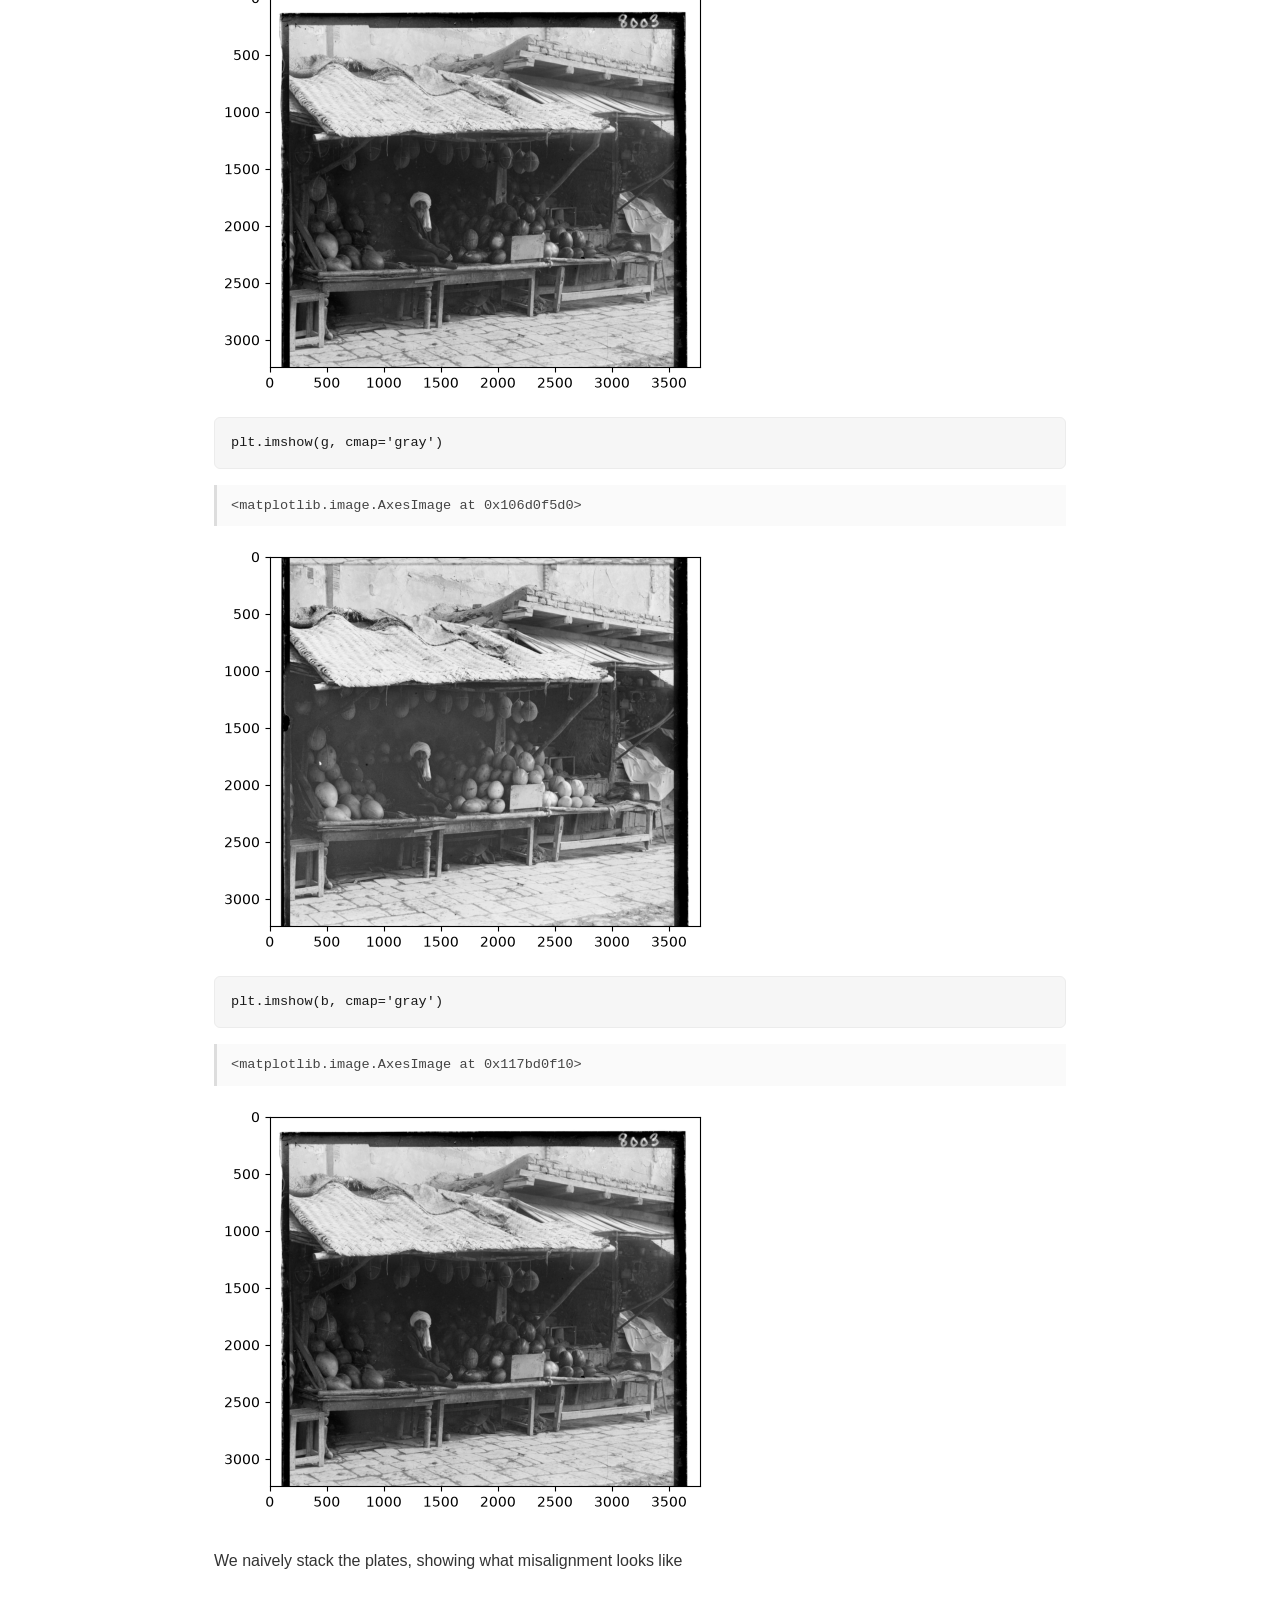
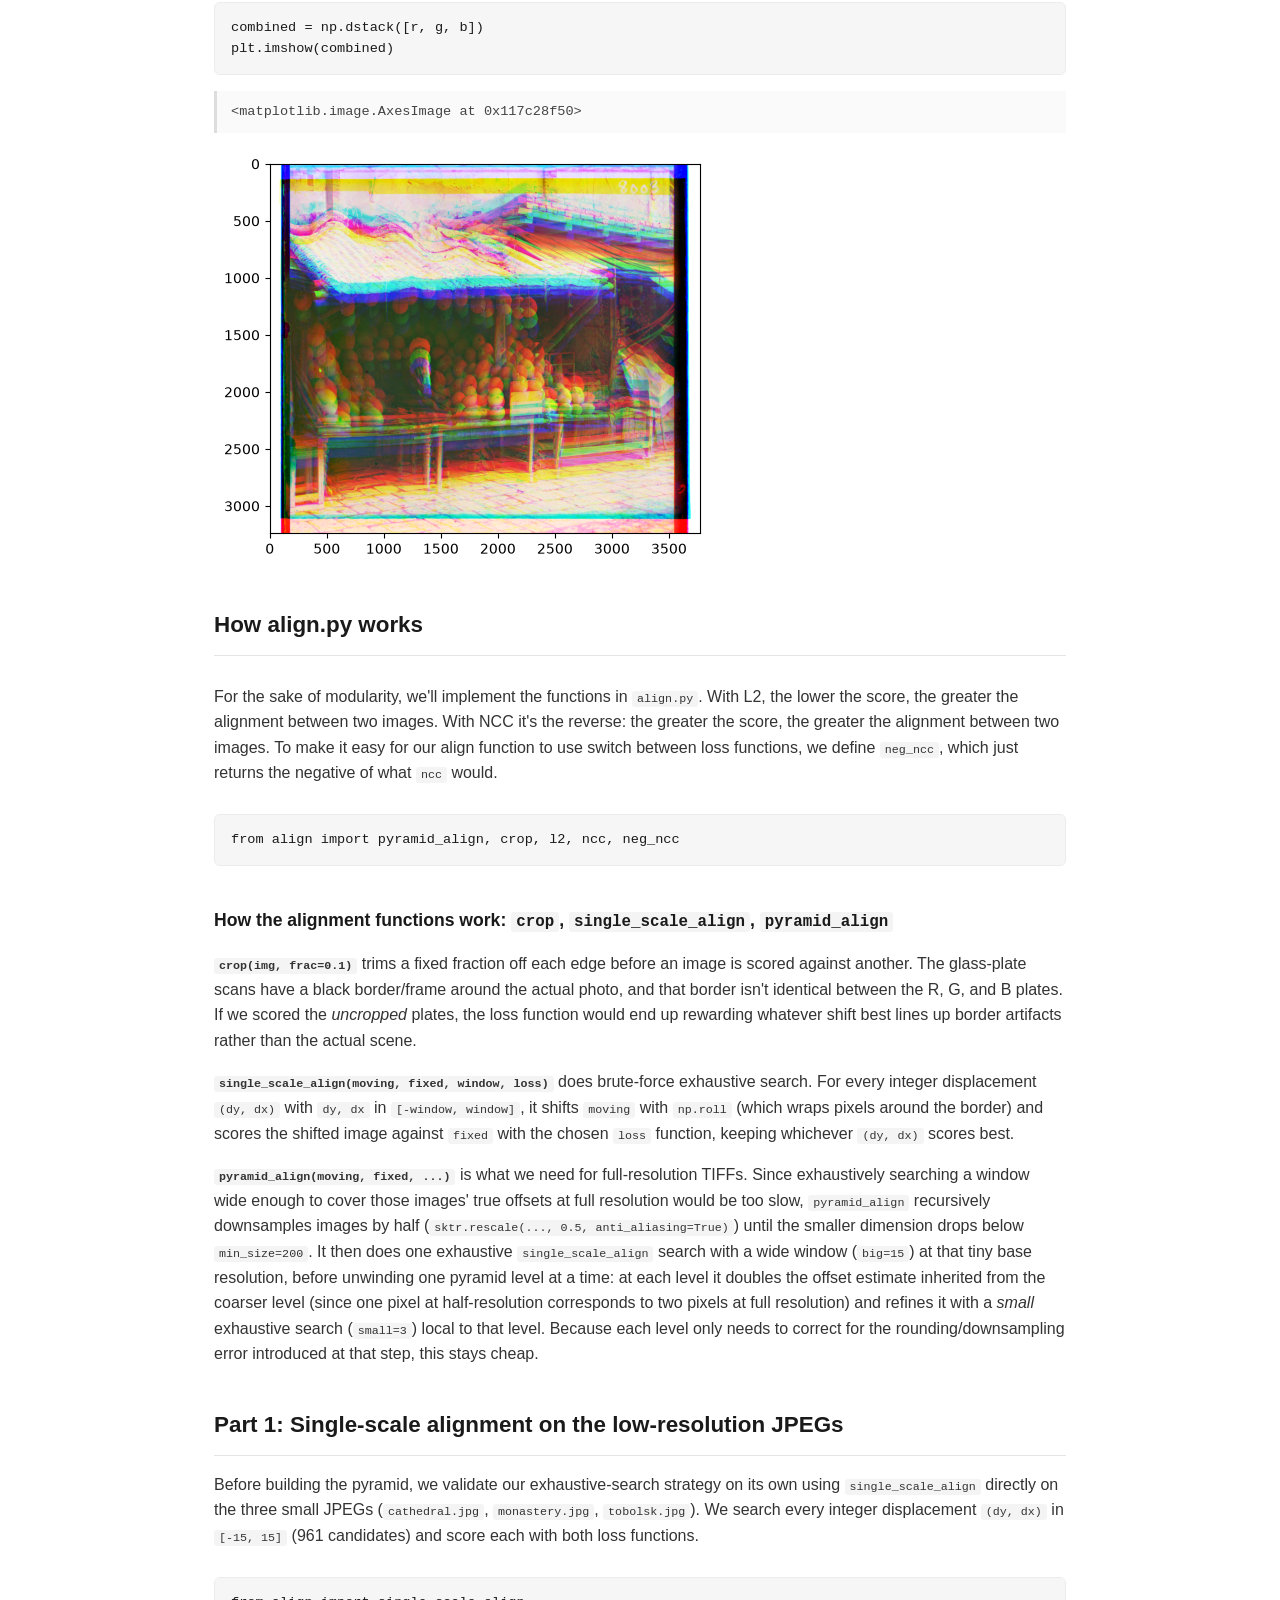
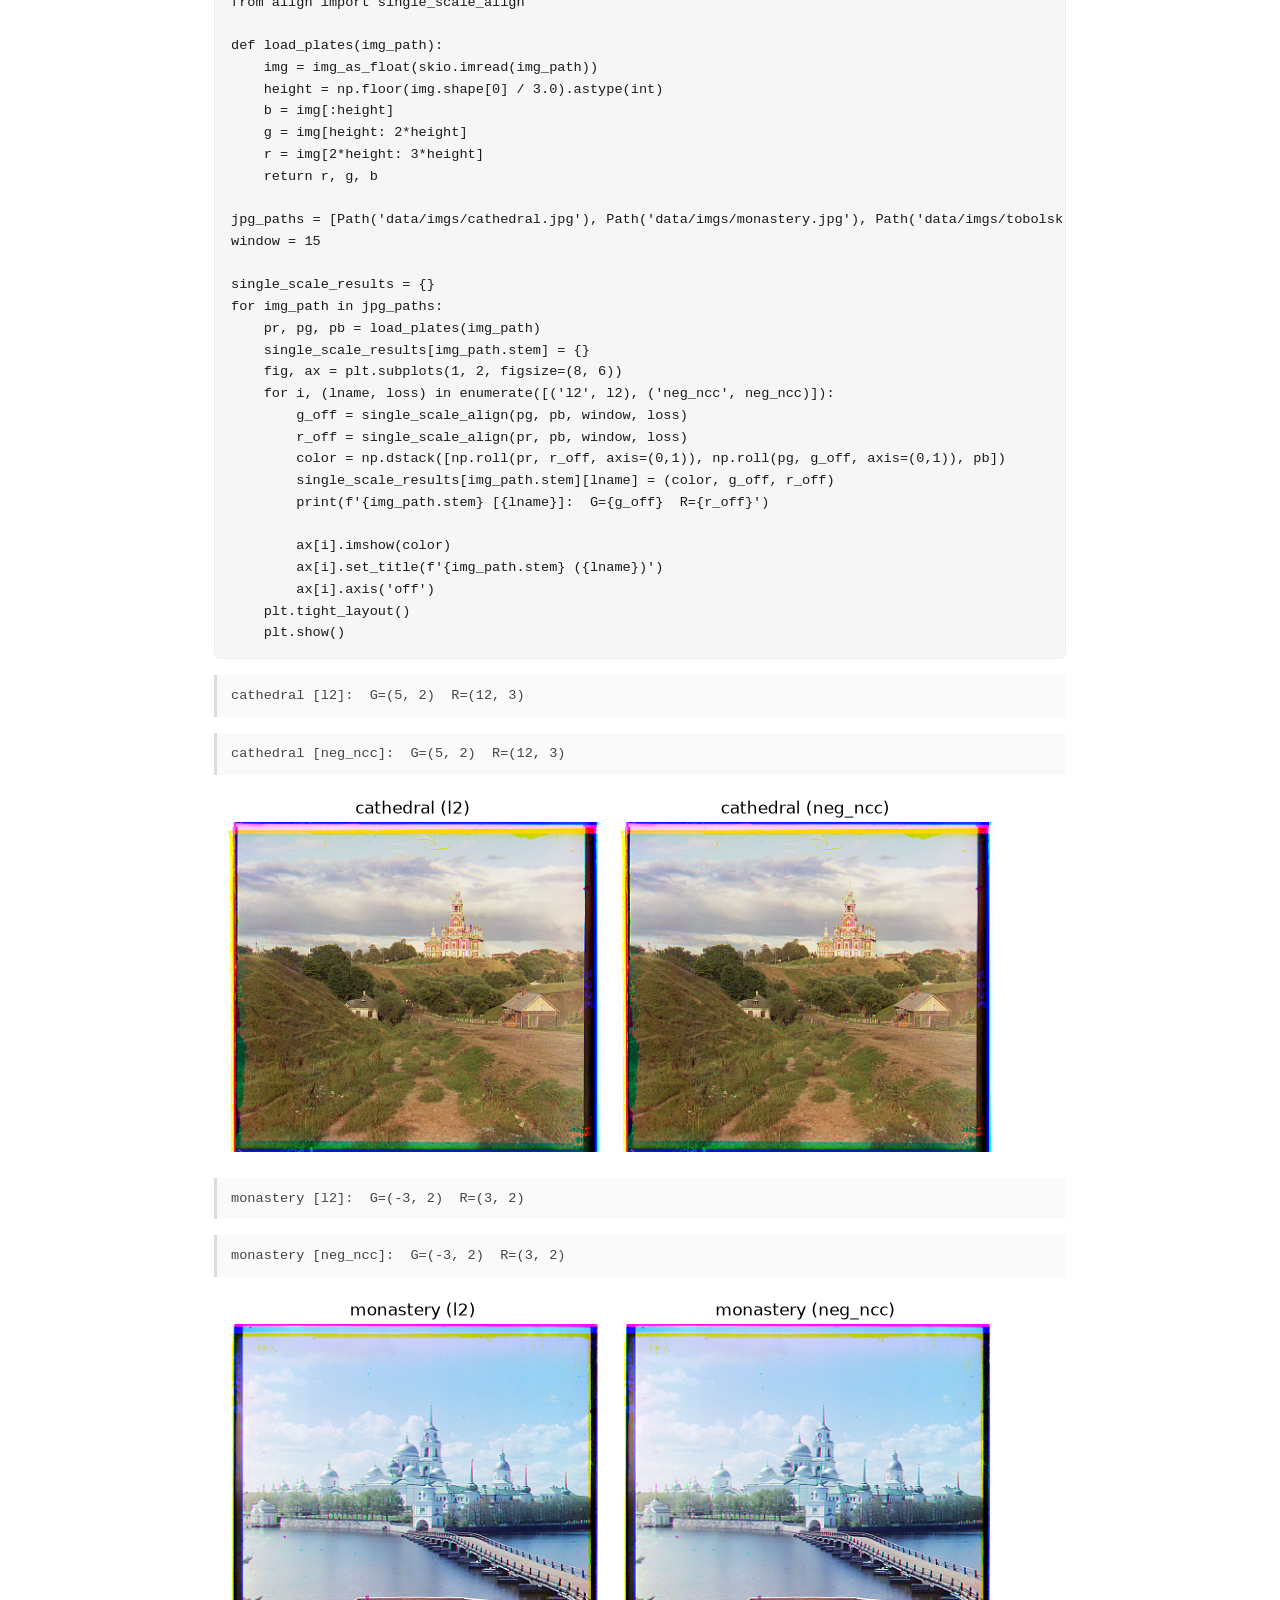
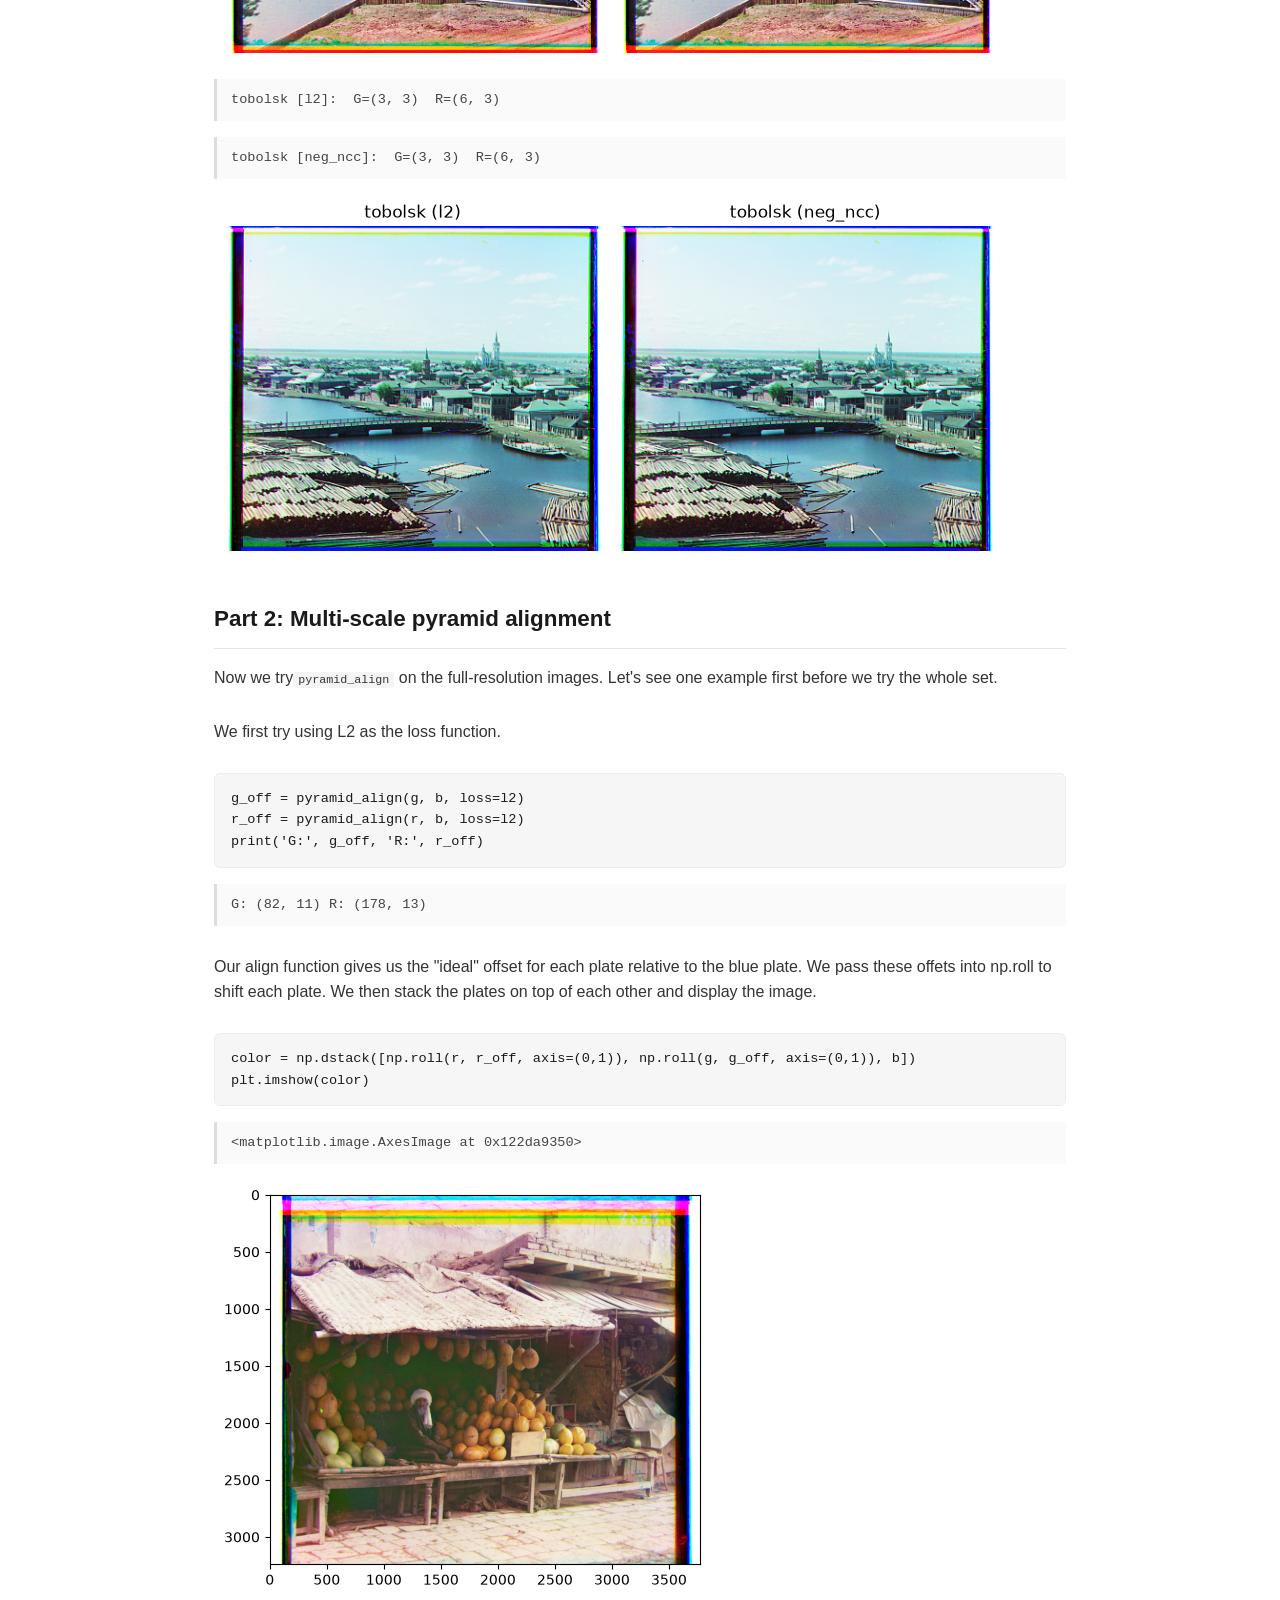
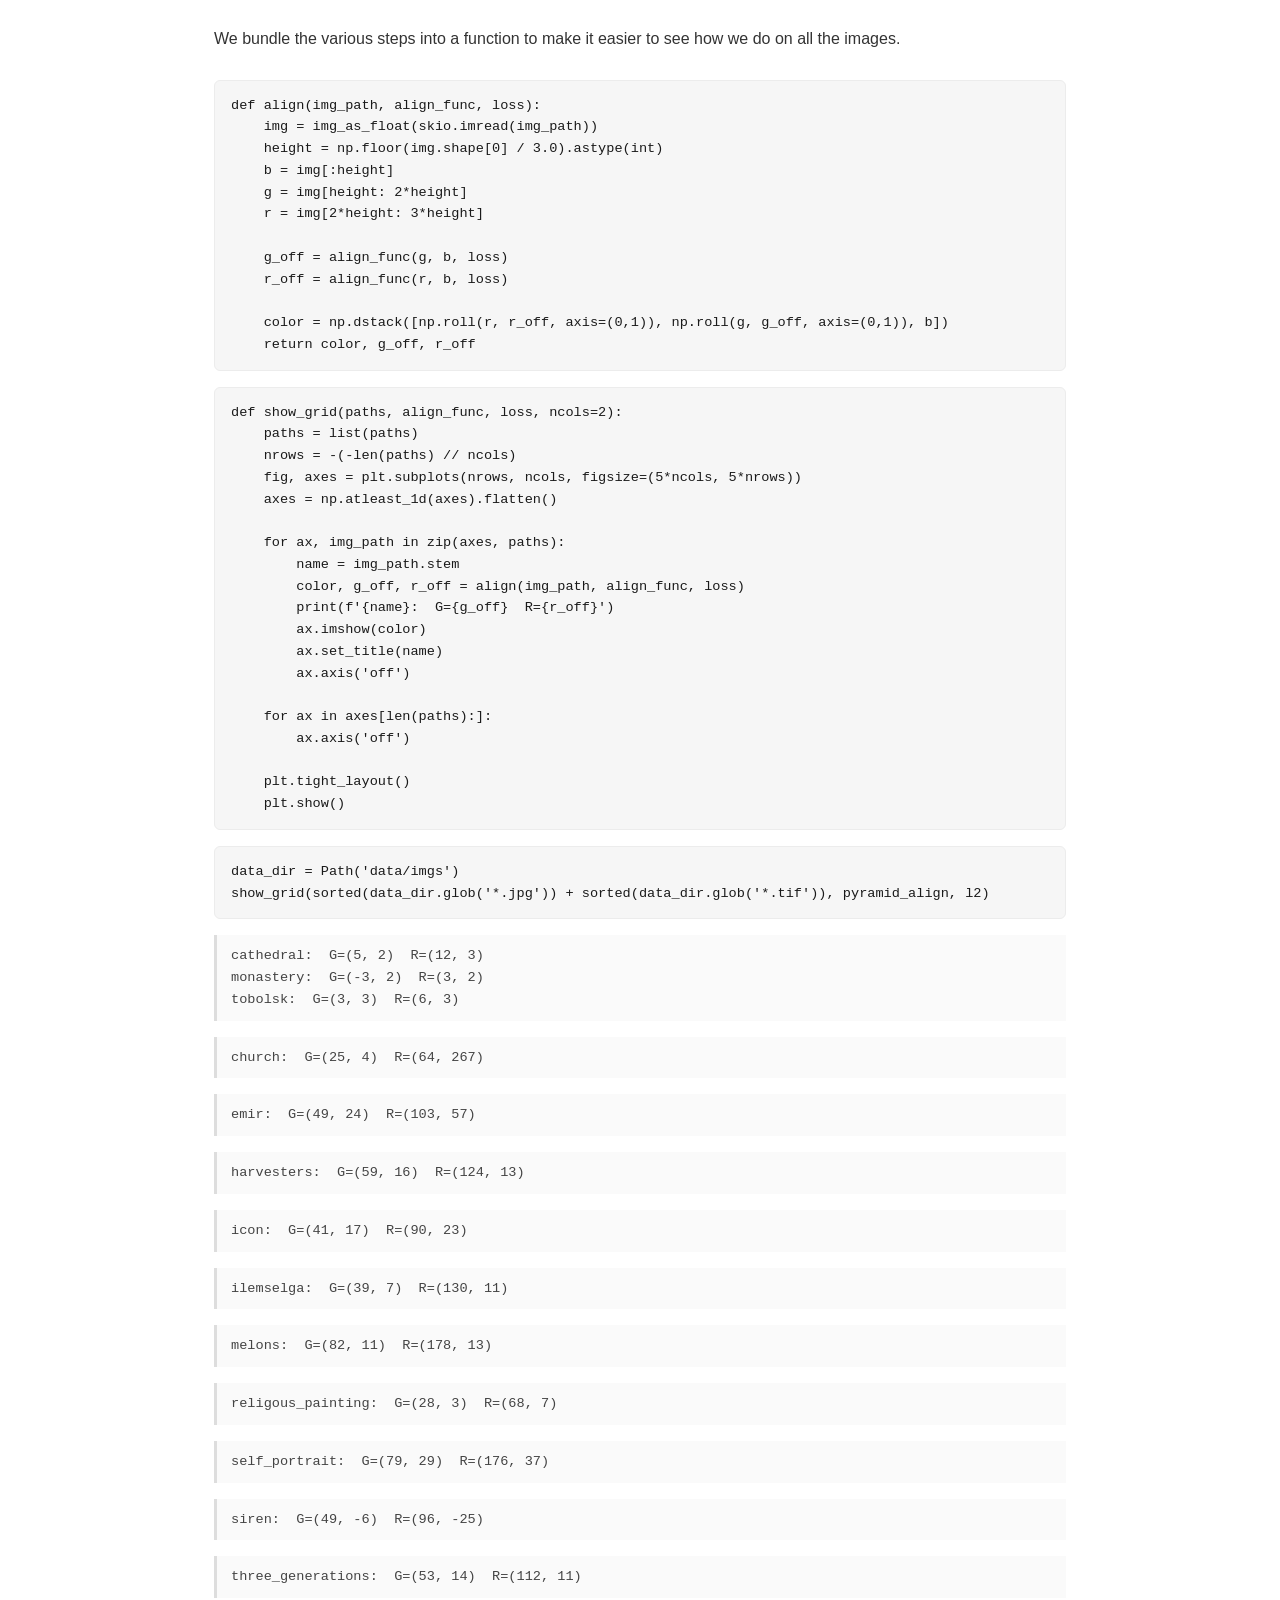
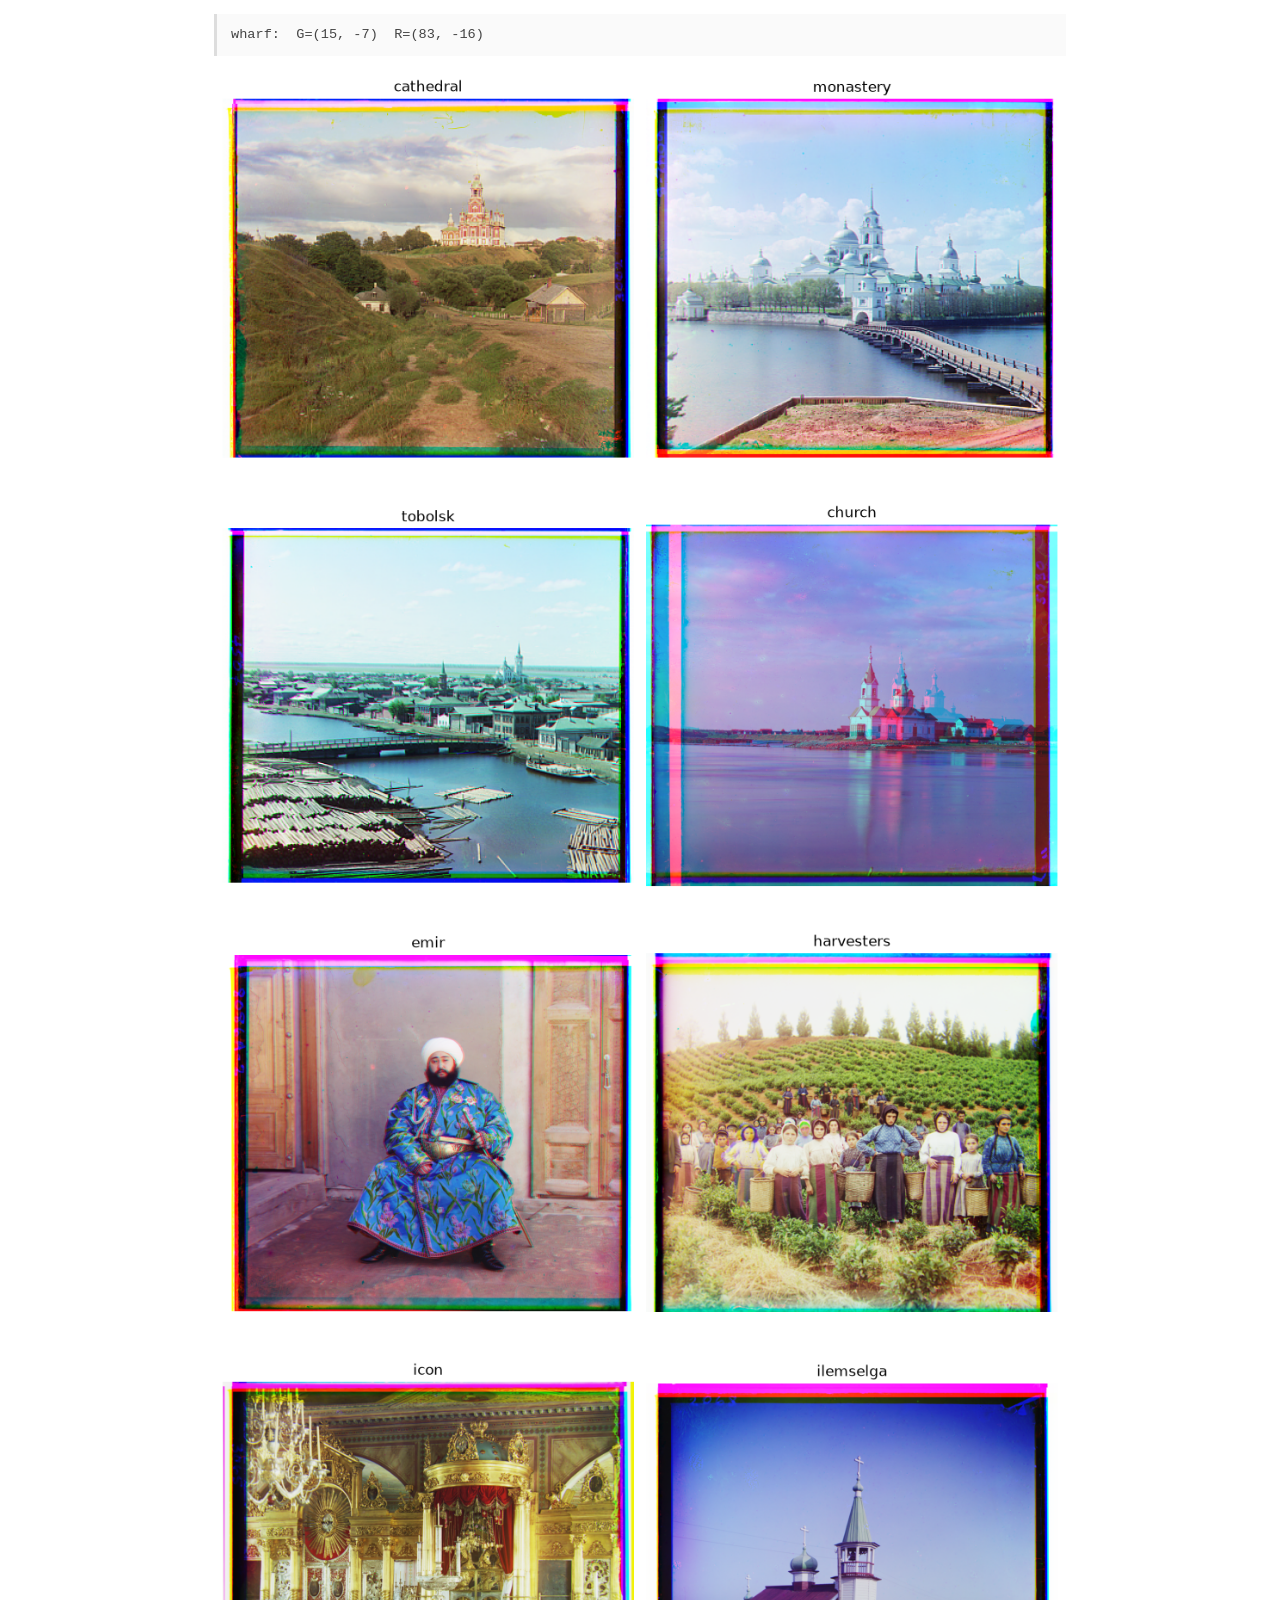
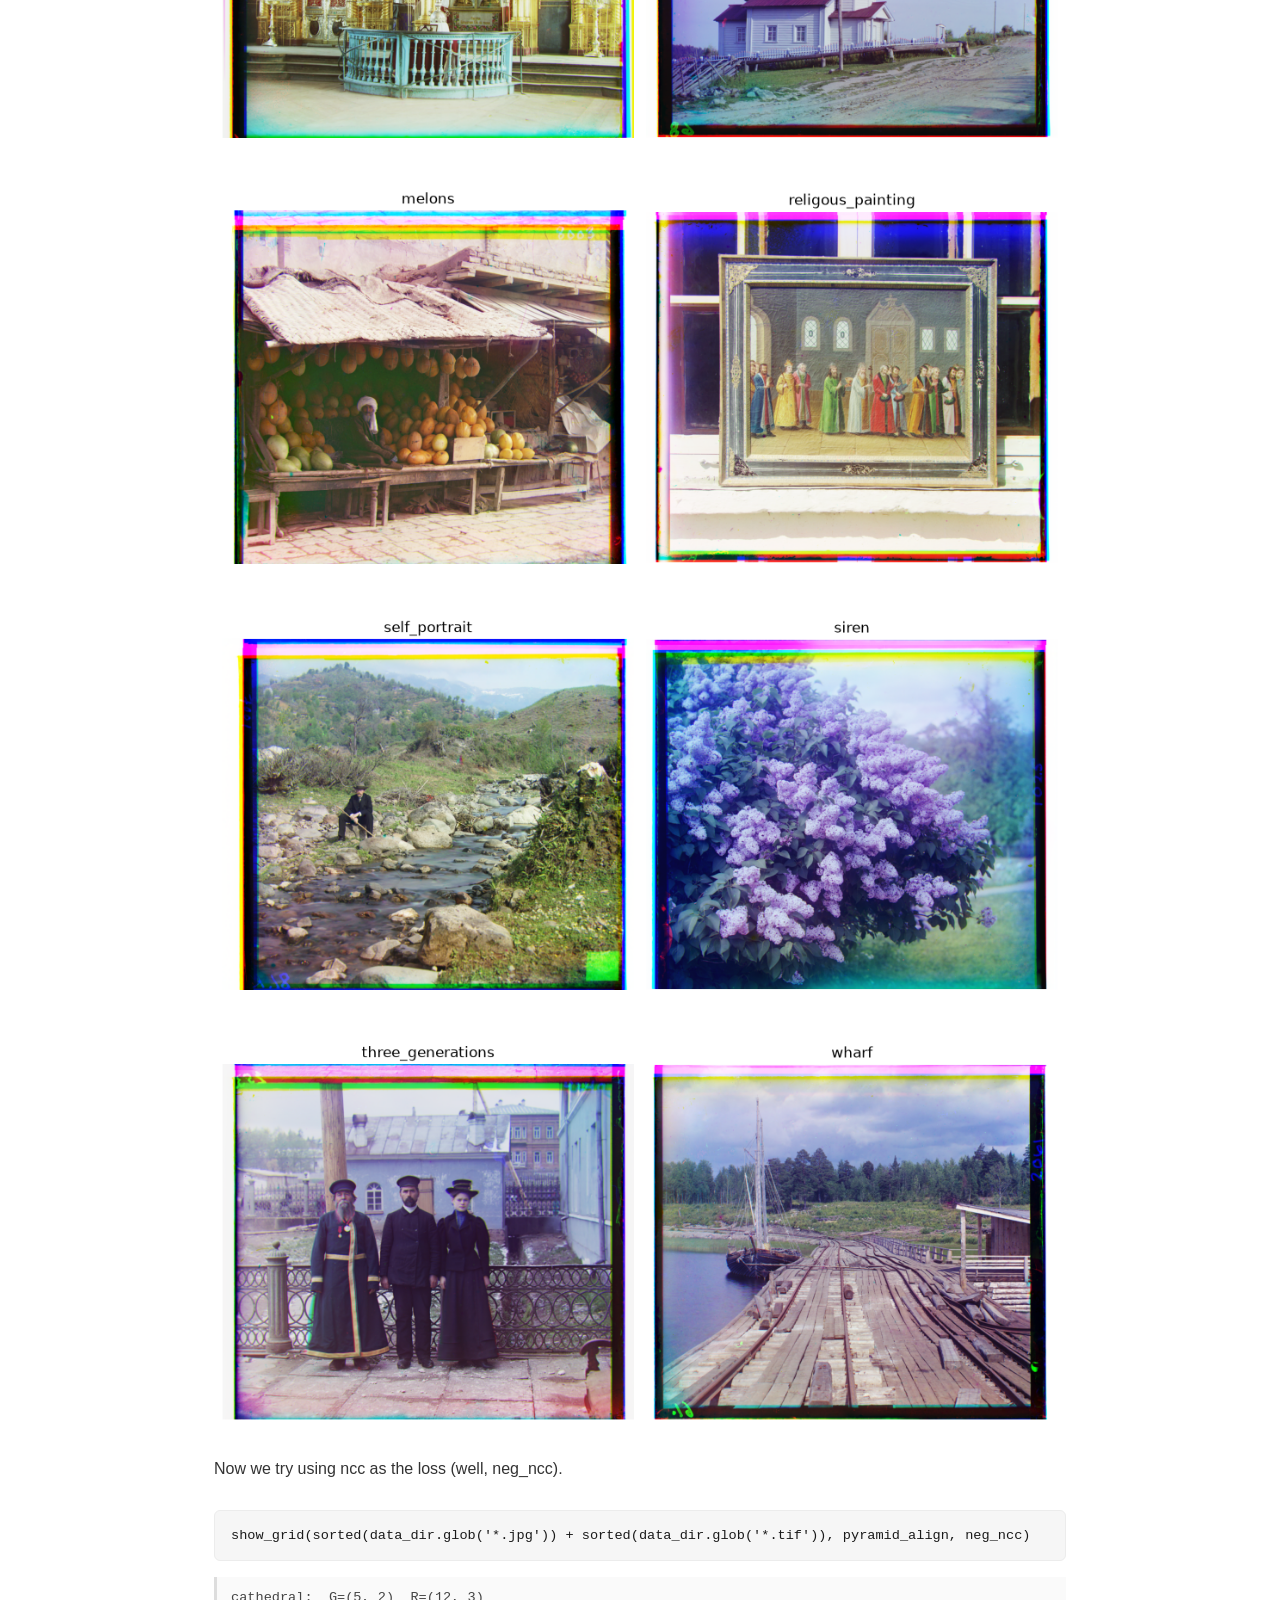
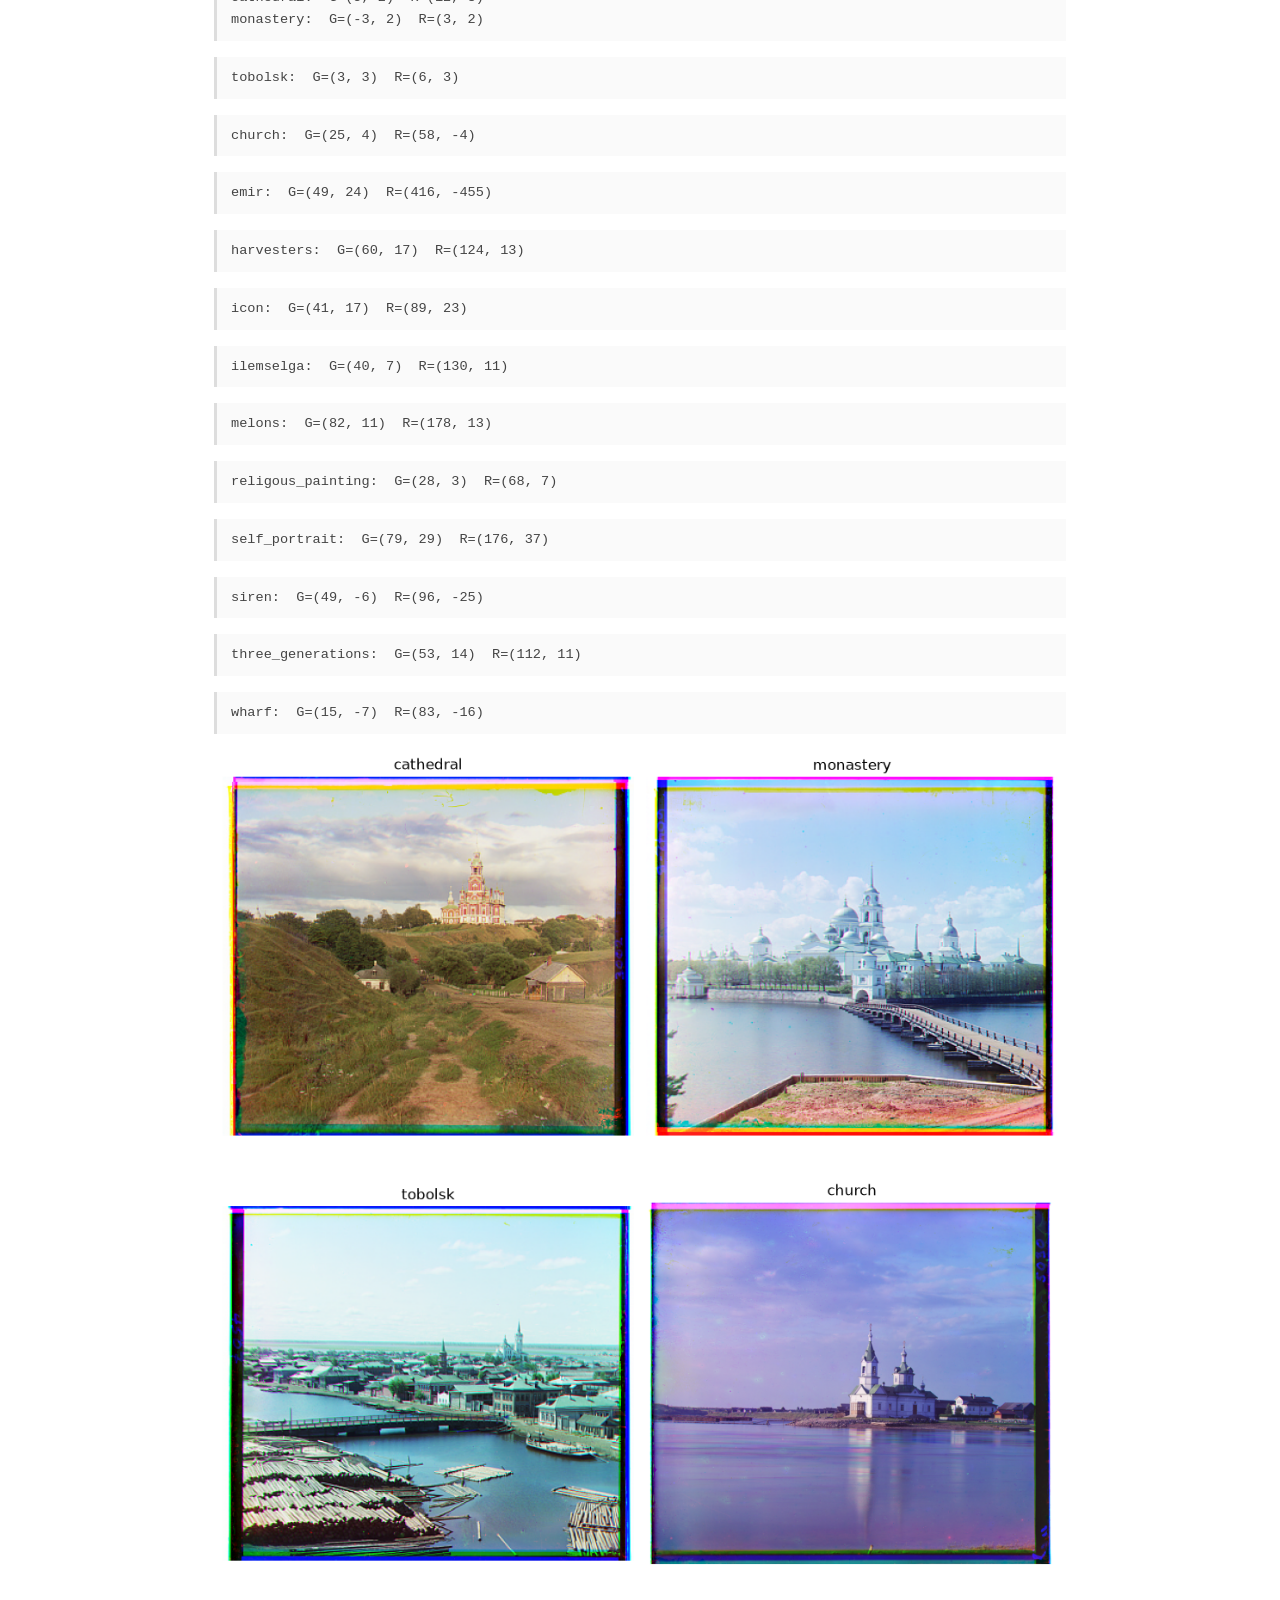
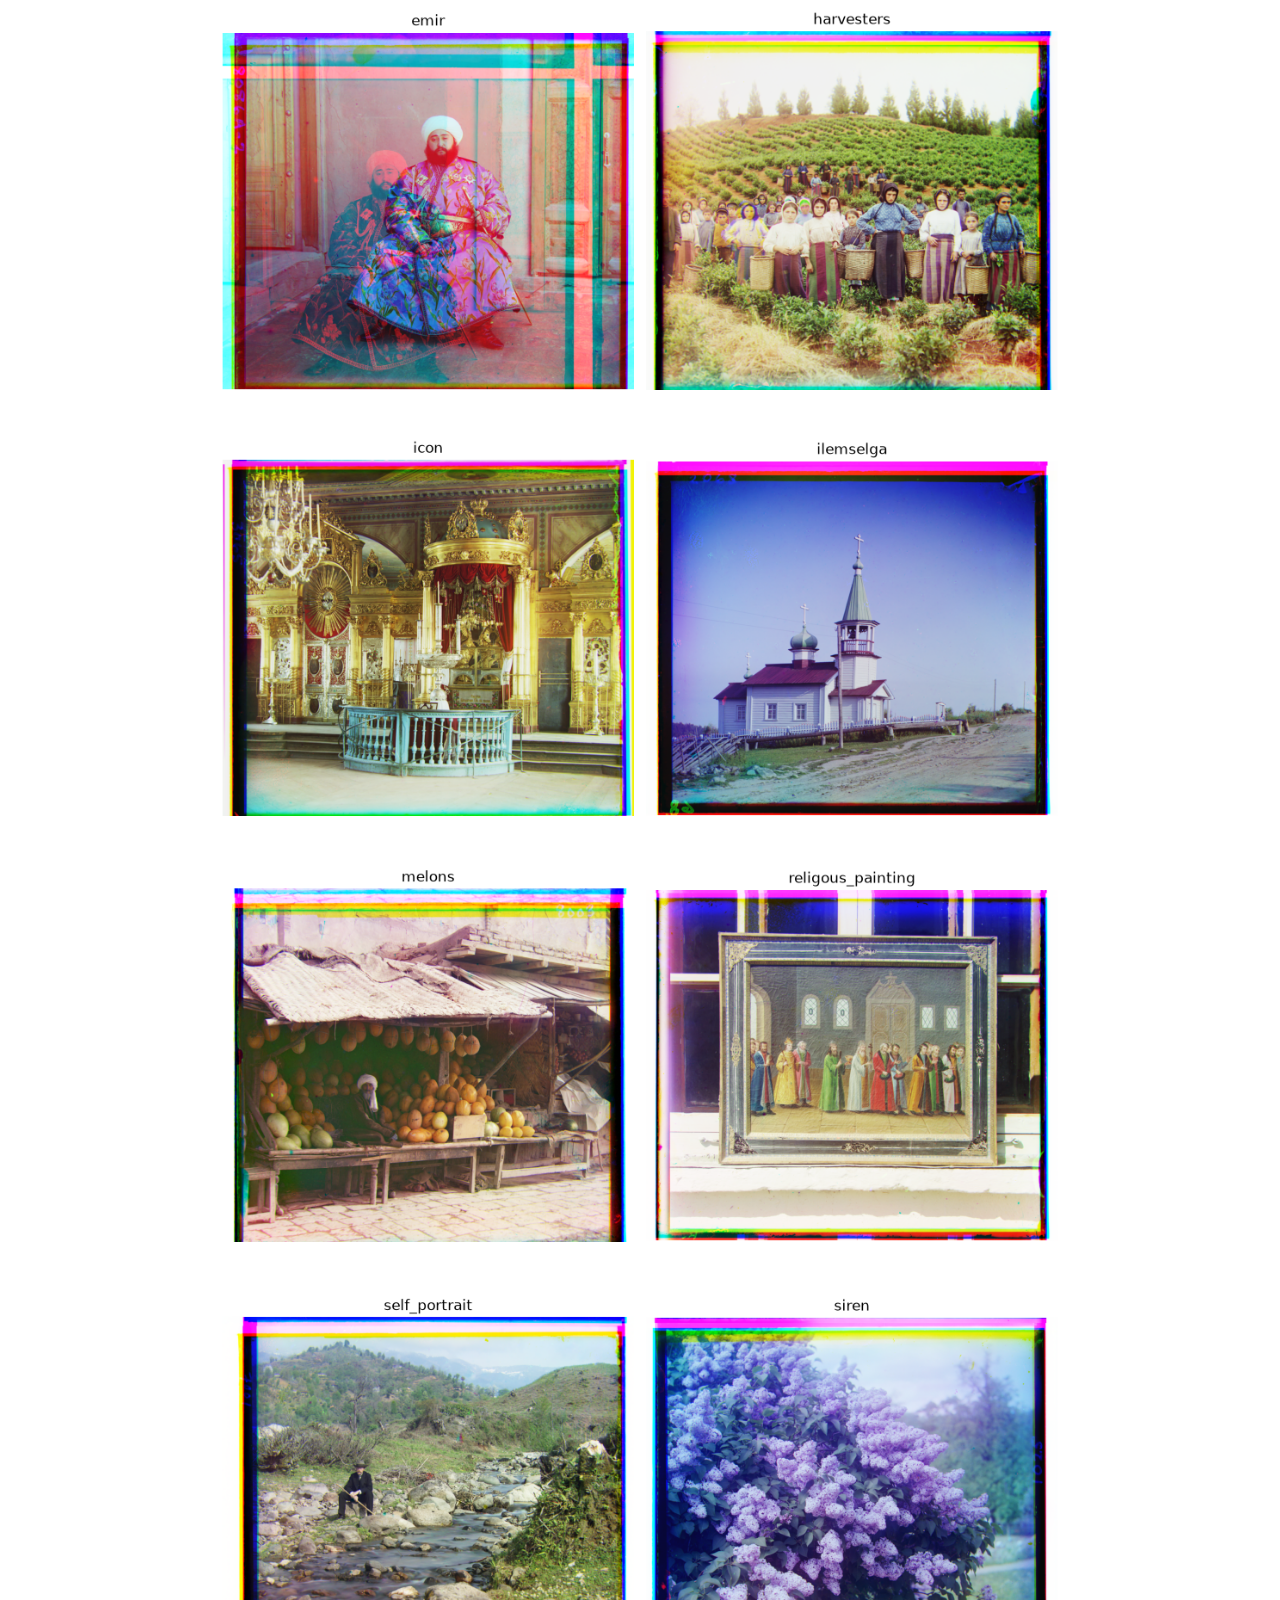
<file: cs180-proj1.html>
<!DOCTYPE html>
<html lang="en">
<head>
<meta charset="UTF-8">
<meta name="viewport" content="width=device-width, initial-scale=1.0">
<title>CS180 Project 1 — Puthyrath Hy</title>
<style>
  * {
    box-sizing: border-box;
  }

  body {
    margin: 0;
    background: #ffffff;
    color: #1a1a1a;
    font-family: -apple-system, BlinkMacSystemFont, "Segoe UI", Helvetica, Arial, sans-serif;
    line-height: 1.6;
  }

  main {
    max-width: 900px;
    margin: 0 auto;
    padding: 48px 24px 100px;
  }

  header {
    text-align: center;
    margin-bottom: 56px;
  }

  .project-nav {
    display: flex;
    justify-content: center;
    gap: 24px;
    margin-bottom: 24px;
    font-size: 0.95rem;
  }

  .project-nav a {
    color: #6b6b6b;
    text-decoration: none;
    padding-bottom: 4px;
    border-bottom: 2px solid transparent;
  }

  .project-nav a:hover {
    color: #1a1a1a;
  }

  .project-nav a.active {
    color: #1a1a1a;
    border-bottom-color: #1a1a1a;
    font-weight: 600;
  }

  h1 {
    font-size: 2rem;
    margin: 0 0 8px;
  }

  .author {
    font-size: 1.1rem;
    color: #6b6b6b;
    margin: 0 0 20px;
  }

  .notebook-link {
    display: inline-block;
    font-size: 0.95rem;
    color: #1a1a1a;
    text-decoration: none;
    border: 1px solid #d5d5d5;
    border-radius: 6px;
    padding: 6px 14px;
  }

  .notebook-link:hover {
    border-color: #1a1a1a;
  }

  .md-cell {
    margin: 28px 0;
  }

  .md-cell h1, .md-cell h2, .md-cell h3 {
    margin: 40px 0 4px;
  }

  .md-cell h2 {
    font-size: 1.4rem;
    padding-bottom: 12px;
    border-bottom: 1px solid #e5e5e5;
  }

  .md-cell h3 {
    font-size: 1.1rem;
  }

  .md-cell p, .md-cell li {
    color: #333;
  }

  .md-cell code {
    background: #f4f4f4;
    padding: 1px 5px;
    border-radius: 3px;
    font-size: 0.9em;
  }

  .md-cell a {
    color: #1a1a1a;
  }

  pre.code {
    background: #f6f6f6;
    border: 1px solid #ececec;
    border-radius: 6px;
    padding: 14px 16px;
    overflow-x: auto;
    font-family: ui-monospace, Menlo, Consolas, monospace;
    font-size: 0.85rem;
    margin: 16px 0;
  }

  pre.output {
    background: #fafafa;
    border-left: 3px solid #ddd;
    padding: 10px 14px;
    overflow-x: auto;
    font-family: ui-monospace, Menlo, Consolas, monospace;
    font-size: 0.85rem;
    color: #444;
    margin: 0 0 16px;
    white-space: pre-wrap;
  }

  img.nb-img {
    display: block;
    max-width: 100%;
    height: auto;
    border-radius: 4px;
    background: #f4f4f4;
    margin: 0 0 16px;
  }
</style>
</head>
<body>

<main>
  <header>
    <nav class="project-nav">
      <a href="cs180.html">Project 0</a>
      <a href="cs180-proj1.html" class="active">Project 1</a>
      <a href="cs180-proj2.html">Project 2</a>
      <a href="cs180-proj3.html">Project 3</a>
      <a href="cs180-proj4.html">Project 4</a>
    </nav>
    <h1>CS180 Project 1: Images of the Russian Empire</h1>
    <p class="author">Puthyrath Hy</p>
    <a class="notebook-link" href="https://github.com/rath-hy/cs180-proj1/blob/main/main.ipynb">View the notebook source →</a>
  </header>

  <pre class="code"><code>%load_ext autoreload
%autoreload 2</code></pre>
<pre class="code"><code># Core numerical work
import numpy as np

# Reading and saving images
import skimage.io as skio

# Converting image data types (uint8/uint16 &lt;-&gt; float)
from skimage.util import img_as_float, img_as_ubyte

# Resizing images — for building your pyramid
import skimage.transform as sktr

# Displaying images inline in the notebook
import matplotlib.pyplot as plt

# (Optional) PIL/Pillow — only if you prefer it for I/O.
# from PIL import Image

from pathlib import Path</code></pre>
<div class="md-cell"><h2>Warm-up: one image, naive stack</h2>
<p>Before building anything, let's load a single plate and see what happens if we just stack the channels with no alignment at all.</p></div>
<div class="md-cell"><p>We first import an image. Since .tif files load as uint16 (0-65535) and .jpg files load as uint8 (0-255), we normalize using <strong>img_as_float</strong> so our pipeline works for both file types.</p></div>
<pre class="code"><code>im = img_as_float(plt.imread(&#x27;data/imgs/melons.tif&#x27;))</code></pre>
<div class="md-cell"><p>We vertically partition each file into three to obtain the color plates. For indexing purposes it's important that height is an integer.</p></div>
<pre class="code"><code>height = np.floor(im.shape[0] / 3.0).astype(int)
b = im[:height]
g = im[height: 2*height]
r = im[2*height: 3*height]</code></pre>
<div class="md-cell"><p>Let's have a look at the plates. </p></div>
<pre class="code"><code>plt.imshow(b, cmap=&#x27;gray&#x27;)</code></pre>
<pre class="output">&lt;matplotlib.image.AxesImage at 0x1153f0610&gt;</pre>
<img class="nb-img" src="images/cs180-proj1/notebook/cell_001.png" alt="notebook output 1">
<pre class="code"><code>plt.imshow(g, cmap=&#x27;gray&#x27;)</code></pre>
<pre class="output">&lt;matplotlib.image.AxesImage at 0x106d0f5d0&gt;</pre>
<img class="nb-img" src="images/cs180-proj1/notebook/cell_002.png" alt="notebook output 2">
<pre class="code"><code>plt.imshow(b, cmap=&#x27;gray&#x27;)</code></pre>
<pre class="output">&lt;matplotlib.image.AxesImage at 0x117bd0f10&gt;</pre>
<img class="nb-img" src="images/cs180-proj1/notebook/cell_003.png" alt="notebook output 3">
<div class="md-cell"><p>We naively stack the plates, showing what misalignment looks like</p></div>
<pre class="code"><code>combined = np.dstack([r, g, b])
plt.imshow(combined)</code></pre>
<pre class="output">&lt;matplotlib.image.AxesImage at 0x117c28f50&gt;</pre>
<img class="nb-img" src="images/cs180-proj1/notebook/cell_004.png" alt="notebook output 4">
<div class="md-cell"><h2>How align.py works</h2></div>
<div class="md-cell"><p>For the sake of modularity, we'll implement the functions in <code>align.py</code>. With L2, the lower the score, the greater the alignment between two images. With NCC it's the reverse: the greater the score, the greater the alignment between two images. To make it easy for our align function to use switch between loss functions, we define <code>neg_ncc</code>, which just returns the negative of what <code>ncc</code> would. </p></div>
<pre class="code"><code>from align import pyramid_align, crop, l2, ncc, neg_ncc</code></pre>
<div class="md-cell"><h3>How the alignment functions work: <code>crop</code>, <code>single_scale_align</code>, <code>pyramid_align</code></h3>
<p><strong><code>crop(img, frac=0.1)</code></strong> trims a fixed fraction off each edge before an image is scored against another. The glass-plate scans have a black border/frame around the actual photo, and that border isn't identical between the R, G, and B plates. If we scored the <em>uncropped</em> plates, the loss function would end up rewarding whatever shift best lines up border artifacts rather than the actual scene.</p>
<p><strong><code>single_scale_align(moving, fixed, window, loss)</code></strong> does brute-force exhaustive search. For every integer displacement <code>(dy, dx)</code> with <code>dy, dx</code> in <code>[-window, window]</code>, it shifts <code>moving</code> with <code>np.roll</code> (which wraps pixels around the border) and scores the shifted image against <code>fixed</code> with the chosen <code>loss</code> function, keeping whichever <code>(dy, dx)</code> scores best. </p>
<p><strong><code>pyramid_align(moving, fixed, ...)</code></strong> is what we need for full-resolution TIFFs. Since exhaustively searching a window wide enough to cover those images' true offsets at full resolution would be too slow, <code>pyramid_align</code> recursively downsamples images by half (<code>sktr.rescale(..., 0.5, anti_aliasing=True)</code>) until the smaller dimension drops below <code>min_size=200</code>. It then does one exhaustive <code>single_scale_align</code> search with a wide window (<code>big=15</code>) at that tiny base resolution, before unwinding one pyramid level at a time: at each level it doubles the offset estimate inherited from the coarser level (since one pixel at half-resolution corresponds to two pixels at full resolution) and refines it with a <em>small</em> exhaustive search (<code>small=3</code>) local to that level. Because each level only needs to correct for the rounding/downsampling error introduced at that step, this stays cheap.</p></div>
<div class="md-cell"><h2>Part 1: Single-scale alignment on the low-resolution JPEGs</h2>
<p>Before building the pyramid, we validate our exhaustive-search strategy on its own using <code>single_scale_align</code> directly on the three small JPEGs (<code>cathedral.jpg</code>, <code>monastery.jpg</code>, <code>tobolsk.jpg</code>). We search every integer displacement <code>(dy, dx)</code> in <code>[-15, 15]</code> (961 candidates) and score each with both loss functions.</p></div>
<pre class="code"><code>from align import single_scale_align

def load_plates(img_path):
    img = img_as_float(skio.imread(img_path))
    height = np.floor(img.shape[0] / 3.0).astype(int)
    b = img[:height]
    g = img[height: 2*height]
    r = img[2*height: 3*height]
    return r, g, b

jpg_paths = [Path(&#x27;data/imgs/cathedral.jpg&#x27;), Path(&#x27;data/imgs/monastery.jpg&#x27;), Path(&#x27;data/imgs/tobolsk.jpg&#x27;)]
window = 15

single_scale_results = {}
for img_path in jpg_paths:
    pr, pg, pb = load_plates(img_path)
    single_scale_results[img_path.stem] = {}
    fig, ax = plt.subplots(1, 2, figsize=(8, 6))
    for i, (lname, loss) in enumerate([(&#x27;l2&#x27;, l2), (&#x27;neg_ncc&#x27;, neg_ncc)]):
        g_off = single_scale_align(pg, pb, window, loss)
        r_off = single_scale_align(pr, pb, window, loss)
        color = np.dstack([np.roll(pr, r_off, axis=(0,1)), np.roll(pg, g_off, axis=(0,1)), pb])
        single_scale_results[img_path.stem][lname] = (color, g_off, r_off)
        print(f&#x27;{img_path.stem} [{lname}]:  G={g_off}  R={r_off}&#x27;)

        ax[i].imshow(color)
        ax[i].set_title(f&#x27;{img_path.stem} ({lname})&#x27;)
        ax[i].axis(&#x27;off&#x27;)
    plt.tight_layout()
    plt.show()</code></pre>
<pre class="output">cathedral [l2]:  G=(5, 2)  R=(12, 3)
</pre>
<pre class="output">cathedral [neg_ncc]:  G=(5, 2)  R=(12, 3)
</pre>
<img class="nb-img" src="images/cs180-proj1/notebook/cell_005.png" alt="notebook output 5">
<pre class="output">monastery [l2]:  G=(-3, 2)  R=(3, 2)
</pre>
<pre class="output">monastery [neg_ncc]:  G=(-3, 2)  R=(3, 2)
</pre>
<img class="nb-img" src="images/cs180-proj1/notebook/cell_006.png" alt="notebook output 6">
<pre class="output">tobolsk [l2]:  G=(3, 3)  R=(6, 3)
</pre>
<pre class="output">tobolsk [neg_ncc]:  G=(3, 3)  R=(6, 3)
</pre>
<img class="nb-img" src="images/cs180-proj1/notebook/cell_007.png" alt="notebook output 7">
<div class="md-cell"><h2>Part 2: Multi-scale pyramid alignment</h2>
<p>Now we try<code>pyramid_align</code> on the full-resolution images. Let's see one example first before we try the whole set.</p></div>
<div class="md-cell"><p>We first try using L2 as the loss function.</p></div>
<pre class="code"><code>g_off = pyramid_align(g, b, loss=l2)
r_off = pyramid_align(r, b, loss=l2)
print(&#x27;G:&#x27;, g_off, &#x27;R:&#x27;, r_off)</code></pre>
<pre class="output">G: (82, 11) R: (178, 13)
</pre>
<div class="md-cell"><p>Our align function gives us the "ideal" offset for each plate relative to the blue plate. We pass these offets into np.roll to shift each plate. We then stack the plates on top of each other and display the image.</p></div>
<pre class="code"><code>color = np.dstack([np.roll(r, r_off, axis=(0,1)), np.roll(g, g_off, axis=(0,1)), b])
plt.imshow(color)</code></pre>
<pre class="output">&lt;matplotlib.image.AxesImage at 0x122da9350&gt;</pre>
<img class="nb-img" src="images/cs180-proj1/notebook/cell_008.png" alt="notebook output 8">
<div class="md-cell"><p>We bundle the various steps into a function to make it easier to see how we do on all the images.</p></div>
<pre class="code"><code>def align(img_path, align_func, loss):
    img = img_as_float(skio.imread(img_path))
    height = np.floor(img.shape[0] / 3.0).astype(int)
    b = img[:height]
    g = img[height: 2*height]
    r = img[2*height: 3*height]

    g_off = align_func(g, b, loss)
    r_off = align_func(r, b, loss)

    color = np.dstack([np.roll(r, r_off, axis=(0,1)), np.roll(g, g_off, axis=(0,1)), b])
    return color, g_off, r_off</code></pre>
<pre class="code"><code>def show_grid(paths, align_func, loss, ncols=2):
    paths = list(paths)
    nrows = -(-len(paths) // ncols)
    fig, axes = plt.subplots(nrows, ncols, figsize=(5*ncols, 5*nrows))
    axes = np.atleast_1d(axes).flatten()

    for ax, img_path in zip(axes, paths):
        name = img_path.stem
        color, g_off, r_off = align(img_path, align_func, loss)
        print(f&#x27;{name}:  G={g_off}  R={r_off}&#x27;)
        ax.imshow(color)
        ax.set_title(name)
        ax.axis(&#x27;off&#x27;)

    for ax in axes[len(paths):]:
        ax.axis(&#x27;off&#x27;)

    plt.tight_layout()
    plt.show()</code></pre>
<pre class="code"><code>data_dir = Path(&#x27;data/imgs&#x27;)
show_grid(sorted(data_dir.glob(&#x27;*.jpg&#x27;)) + sorted(data_dir.glob(&#x27;*.tif&#x27;)), pyramid_align, l2)</code></pre>
<pre class="output">cathedral:  G=(5, 2)  R=(12, 3)
monastery:  G=(-3, 2)  R=(3, 2)
tobolsk:  G=(3, 3)  R=(6, 3)
</pre>
<pre class="output">church:  G=(25, 4)  R=(64, 267)
</pre>
<pre class="output">emir:  G=(49, 24)  R=(103, 57)
</pre>
<pre class="output">harvesters:  G=(59, 16)  R=(124, 13)
</pre>
<pre class="output">icon:  G=(41, 17)  R=(90, 23)
</pre>
<pre class="output">ilemselga:  G=(39, 7)  R=(130, 11)
</pre>
<pre class="output">melons:  G=(82, 11)  R=(178, 13)
</pre>
<pre class="output">religous_painting:  G=(28, 3)  R=(68, 7)
</pre>
<pre class="output">self_portrait:  G=(79, 29)  R=(176, 37)
</pre>
<pre class="output">siren:  G=(49, -6)  R=(96, -25)
</pre>
<pre class="output">three_generations:  G=(53, 14)  R=(112, 11)
</pre>
<pre class="output">wharf:  G=(15, -7)  R=(83, -16)
</pre>
<img class="nb-img" src="images/cs180-proj1/notebook/cell_009.png" alt="notebook output 9">
<div class="md-cell"><p>Now we try using ncc as the loss (well, neg_ncc).</p></div>
<pre class="code"><code>show_grid(sorted(data_dir.glob(&#x27;*.jpg&#x27;)) + sorted(data_dir.glob(&#x27;*.tif&#x27;)), pyramid_align, neg_ncc)</code></pre>
<pre class="output">cathedral:  G=(5, 2)  R=(12, 3)
monastery:  G=(-3, 2)  R=(3, 2)
</pre>
<pre class="output">tobolsk:  G=(3, 3)  R=(6, 3)
</pre>
<pre class="output">church:  G=(25, 4)  R=(58, -4)
</pre>
<pre class="output">emir:  G=(49, 24)  R=(416, -455)
</pre>
<pre class="output">harvesters:  G=(60, 17)  R=(124, 13)
</pre>
<pre class="output">icon:  G=(41, 17)  R=(89, 23)
</pre>
<pre class="output">ilemselga:  G=(40, 7)  R=(130, 11)
</pre>
<pre class="output">melons:  G=(82, 11)  R=(178, 13)
</pre>
<pre class="output">religous_painting:  G=(28, 3)  R=(68, 7)
</pre>
<pre class="output">self_portrait:  G=(79, 29)  R=(176, 37)
</pre>
<pre class="output">siren:  G=(49, -6)  R=(96, -25)
</pre>
<pre class="output">three_generations:  G=(53, 14)  R=(112, 11)
</pre>
<pre class="output">wharf:  G=(15, -7)  R=(83, -16)
</pre>
<img class="nb-img" src="images/cs180-proj1/notebook/cell_010.png" alt="notebook output 10">
<div class="md-cell"><p>Interstingly, we see that L2 does well for all files except <strong>church.tif</strong>, whereas NCC performs well for everything besides <strong>emir.tif.</strong> Why is this?</p>
<p><strong>church.tif</strong> is dominated by large flat regions of similar brightness (sky/water). L2 is pulled towards whatever shift that minimizes this disagreement, which isn't necessarily what lines up the church and shoreline best. NCC subtracts the mean and normalizes, so it's invariant to the brightness gap between channels.</p>
<p>As for <strong>emir.tif.</strong>, the emir's robes is a busy, fine pattern that when downsampled aliases into high-frequency noise. Since NCC is a pattern-correlation measure, it's vulnerable to false correlation peaks. L2 survives because the robe is much darker/higher-contrast in R than in B, and in G than in B, so raw-intensity matching has a well-defined true minimum.</p></div>
<div class="md-cell"><h3>Bells &amp; Whistles: Gradient-based alignment</h3></div>
<div class="md-cell"><p>Let's try our best to make one method work everywhere. One way we can do so is to align on edges instead of raw pixels. We define <code>gradient_magnitude</code> and use that to create <code>gradient_pyramid_align</code>. <code>gradient_magnitude</code> creates an edge map — a new image that's bright wherever the original is changing fast (edges, outlines, textures) and dark wherever it's flat.</p></div>
<pre class="code"><code>from align import gradient_magnitude, gradient_pyramid_align</code></pre>
<pre class="code"><code>church_img = img_as_float(skio.imread(&#x27;data/imgs/church.tif&#x27;))
grad = gradient_magnitude(church_img)
plt.figure(figsize=(8, 20))
plt.imshow(grad, cmap=&#x27;gray&#x27;)</code></pre>
<pre class="output">&lt;matplotlib.image.AxesImage at 0x12300e7d0&gt;</pre>
<img class="nb-img" src="images/cs180-proj1/notebook/cell_011.png" alt="notebook output 11">
<div class="md-cell"><p>Let's see how our new functions do, using each of the two loss functions. First the results for L2, then NCC.</p></div>
<pre class="code"><code>show_grid(sorted(data_dir.glob(&#x27;*.jpg&#x27;)) + sorted(data_dir.glob(&#x27;*.tif&#x27;)), gradient_pyramid_align, l2)</code></pre>
<pre class="output">cathedral:  G=(5, 2)  R=(12, 3)
monastery:  G=(-3, 2)  R=(3, 2)
tobolsk:  G=(3, 2)  R=(6, 3)
</pre>
<pre class="output">church:  G=(25, 4)  R=(58, -4)
</pre>
<pre class="output">emir:  G=(49, 24)  R=(107, 40)
</pre>
<pre class="output">harvesters:  G=(60, 17)  R=(124, 14)
</pre>
<pre class="output">icon:  G=(42, 17)  R=(90, 23)
</pre>
<pre class="output">ilemselga:  G=(40, 7)  R=(131, 11)
</pre>
<pre class="output">melons:  G=(80, 10)  R=(177, 13)
</pre>
<pre class="output">religous_painting:  G=(30, 6)  R=(70, 6)
</pre>
<pre class="output">self_portrait:  G=(78, 29)  R=(175, 37)
</pre>
<pre class="output">siren:  G=(49, -6)  R=(96, -24)
</pre>
<pre class="output">three_generations:  G=(54, 12)  R=(111, 9)
</pre>
<pre class="output">wharf:  G=(15, -7)  R=(83, -16)
</pre>
<img class="nb-img" src="images/cs180-proj1/notebook/cell_012.png" alt="notebook output 12">
<pre class="code"><code>show_grid(sorted(data_dir.glob(&#x27;*.jpg&#x27;)) + sorted(data_dir.glob(&#x27;*.tif&#x27;)), gradient_pyramid_align, neg_ncc)</code></pre>
<pre class="output">cathedral:  G=(5, 2)  R=(12, 3)
monastery:  G=(-3, 2)  R=(3, 2)
</pre>
<pre class="output">tobolsk:  G=(3, 2)  R=(6, 3)
</pre>
<pre class="output">church:  G=(25, 4)  R=(58, -4)
</pre>
<pre class="output">emir:  G=(49, 24)  R=(107, 40)
</pre>
<pre class="output">harvesters:  G=(60, 17)  R=(124, 14)
</pre>
<pre class="output">icon:  G=(42, 17)  R=(90, 23)
</pre>
<pre class="output">ilemselga:  G=(40, 7)  R=(131, 11)
</pre>
<pre class="output">melons:  G=(80, 10)  R=(177, 13)
</pre>
<pre class="output">religous_painting:  G=(30, 6)  R=(70, 6)
</pre>
<pre class="output">self_portrait:  G=(78, 29)  R=(175, 37)
</pre>
<pre class="output">siren:  G=(49, -6)  R=(96, -24)
</pre>
<pre class="output">three_generations:  G=(54, 12)  R=(111, 9)
</pre>
<pre class="output">wharf:  G=(15, -7)  R=(83, -16)
</pre>
<img class="nb-img" src="images/cs180-proj1/notebook/cell_013.png" alt="notebook output 13">
<div class="md-cell"><h3>Does aligning on edges fix both failure cases?</h3>
<p>Turns out yes. <code>church.tif</code> under L2 now matches NCC exactly — <code>(58, -4)</code> either way, instead of L2's old <code>(64, 267)</code>. As for, <code>emir.tif</code>  L2 and NCC now agree with each other too, both landing on <code>(107, 40)</code>, instead of the old split (<code>(103, 57)</code> vs <code>(416, -455)</code>). </p></div>
<div class="md-cell"><h3>Picking a loss function for the final export</h3>
<p>We ran <code>gradient_pyramid_align</code> with both <code>l2</code> and <code>neg_ncc</code> on all 14 provided images and compared the offsets and runtime (informally). Every image landed on the exact same offset under both losses. But there's a difference in speed: L2 was consistently about 2x faster on the big TIFFs (since NCC also has to ravel, mean-subtract, and normalize at every candidate shift). Since they tie on quality, we go with gradient magnitude + L2 for the final export.</p></div>
<div class="md-cell"><h2>Part 3: Results on self-selected images</h2>
<p>We also grabbed 3 glass-negative triple-frame scans from the Library of Congress's <a href="https://www.loc.gov/pictures/collection/prok/">Prokudin-Gorskii collection</a> ourselves:</p>
<ul>
<li><code>sim_station_view.tif</code> — view from the rear platform at Sim station, Samara-Zlatoust railway</li>
<li><code>cherdyn_sculpture.tif</code> — a carved wooden Christ figure in the Dormition Church, Cherdyn</li>
<li><code>mosque.tif</code> — front view of a crumbling mosque, with a man standing beside it</li>
</ul>
<p>Same pipeline as above: gradient magnitude + L2, coarse-to-fine pyramid.</p></div>
<pre class="code"><code>self_selected_dir = Path(&#x27;data/imgs/self_selected&#x27;)

for img_path in sorted(self_selected_dir.glob(&#x27;*.tif&#x27;)):
    name = img_path.stem
    color, g_off, r_off = align(img_path, gradient_pyramid_align, l2)
    print(f&#x27;{name}:  G={g_off}  R={r_off}&#x27;)
    plt.figure(figsize=(5,5))
    plt.imshow(color)
    plt.title(name)
    plt.axis(&#x27;off&#x27;)
    plt.show()</code></pre>
<pre class="output">cherdyn_sculpture:  G=(69, 25)  R=(143, 37)
</pre>
<img class="nb-img" src="images/cs180-proj1/notebook/cell_014.png" alt="notebook output 14">
<pre class="output">mosque:  G=(27, 9)  R=(70, 11)
</pre>
<img class="nb-img" src="images/cs180-proj1/notebook/cell_015.png" alt="notebook output 15">
<pre class="output">sim_station_view:  G=(66, 9)  R=(140, 6)
</pre>
<img class="nb-img" src="images/cs180-proj1/notebook/cell_016.png" alt="notebook output 16">
<div class="md-cell"><h2>Export</h2>
<p>The spec wants outputs saved as JPG. We save each result to <code>output/&lt;name&gt;.jpg</code>, named after the source.</p></div>
<pre class="code"><code>output_dir = Path(&#x27;output&#x27;)
output_dir.mkdir(exist_ok=True)

all_paths = sorted(data_dir.glob(&#x27;*.jpg&#x27;)) + sorted(data_dir.glob(&#x27;*.tif&#x27;)) + sorted(self_selected_dir.glob(&#x27;*.tif&#x27;))
for img_path in all_paths:
    name = img_path.stem
    out_path = output_dir / f&#x27;{name}.jpg&#x27;

    if out_path.exists():
        print(f&#x27;{name}: {out_path} already exists, skipping&#x27;)
        continue

    color, g_off, r_off = align(img_path, gradient_pyramid_align, l2)
    print(f&#x27;{name}:  G={g_off}  R={r_off}  -&gt;  {out_path}&#x27;)
    skio.imsave(out_path, img_as_ubyte(np.clip(color, 0, 1)))</code></pre>
<pre class="output">cathedral: output/cathedral.jpg already exists, skipping
monastery: output/monastery.jpg already exists, skipping
tobolsk: output/tobolsk.jpg already exists, skipping
church: output/church.jpg already exists, skipping
emir: output/emir.jpg already exists, skipping
harvesters: output/harvesters.jpg already exists, skipping
icon: output/icon.jpg already exists, skipping
ilemselga: output/ilemselga.jpg already exists, skipping
melons: output/melons.jpg already exists, skipping
religous_painting: output/religous_painting.jpg already exists, skipping
self_portrait: output/self_portrait.jpg already exists, skipping
siren: output/siren.jpg already exists, skipping
three_generations: output/three_generations.jpg already exists, skipping
wharf: output/wharf.jpg already exists, skipping
cherdyn_sculpture: output/cherdyn_sculpture.jpg already exists, skipping
mosque: output/mosque.jpg already exists, skipping
sim_station_view: output/sim_station_view.jpg already exists, skipping
</pre>
<div class="md-cell"><h2>Note on AI Usage</h2>
<p>Algorithms were written manually. Explanatory notes were drafted manually. I used Claude for help with debugging, structuring the notebook, polishing the writing, creating a webpage from the notebook, documenting <code>align.py</code>, and writing minor helper functions.</p></div>
</main>

</body>
</html>
</file>
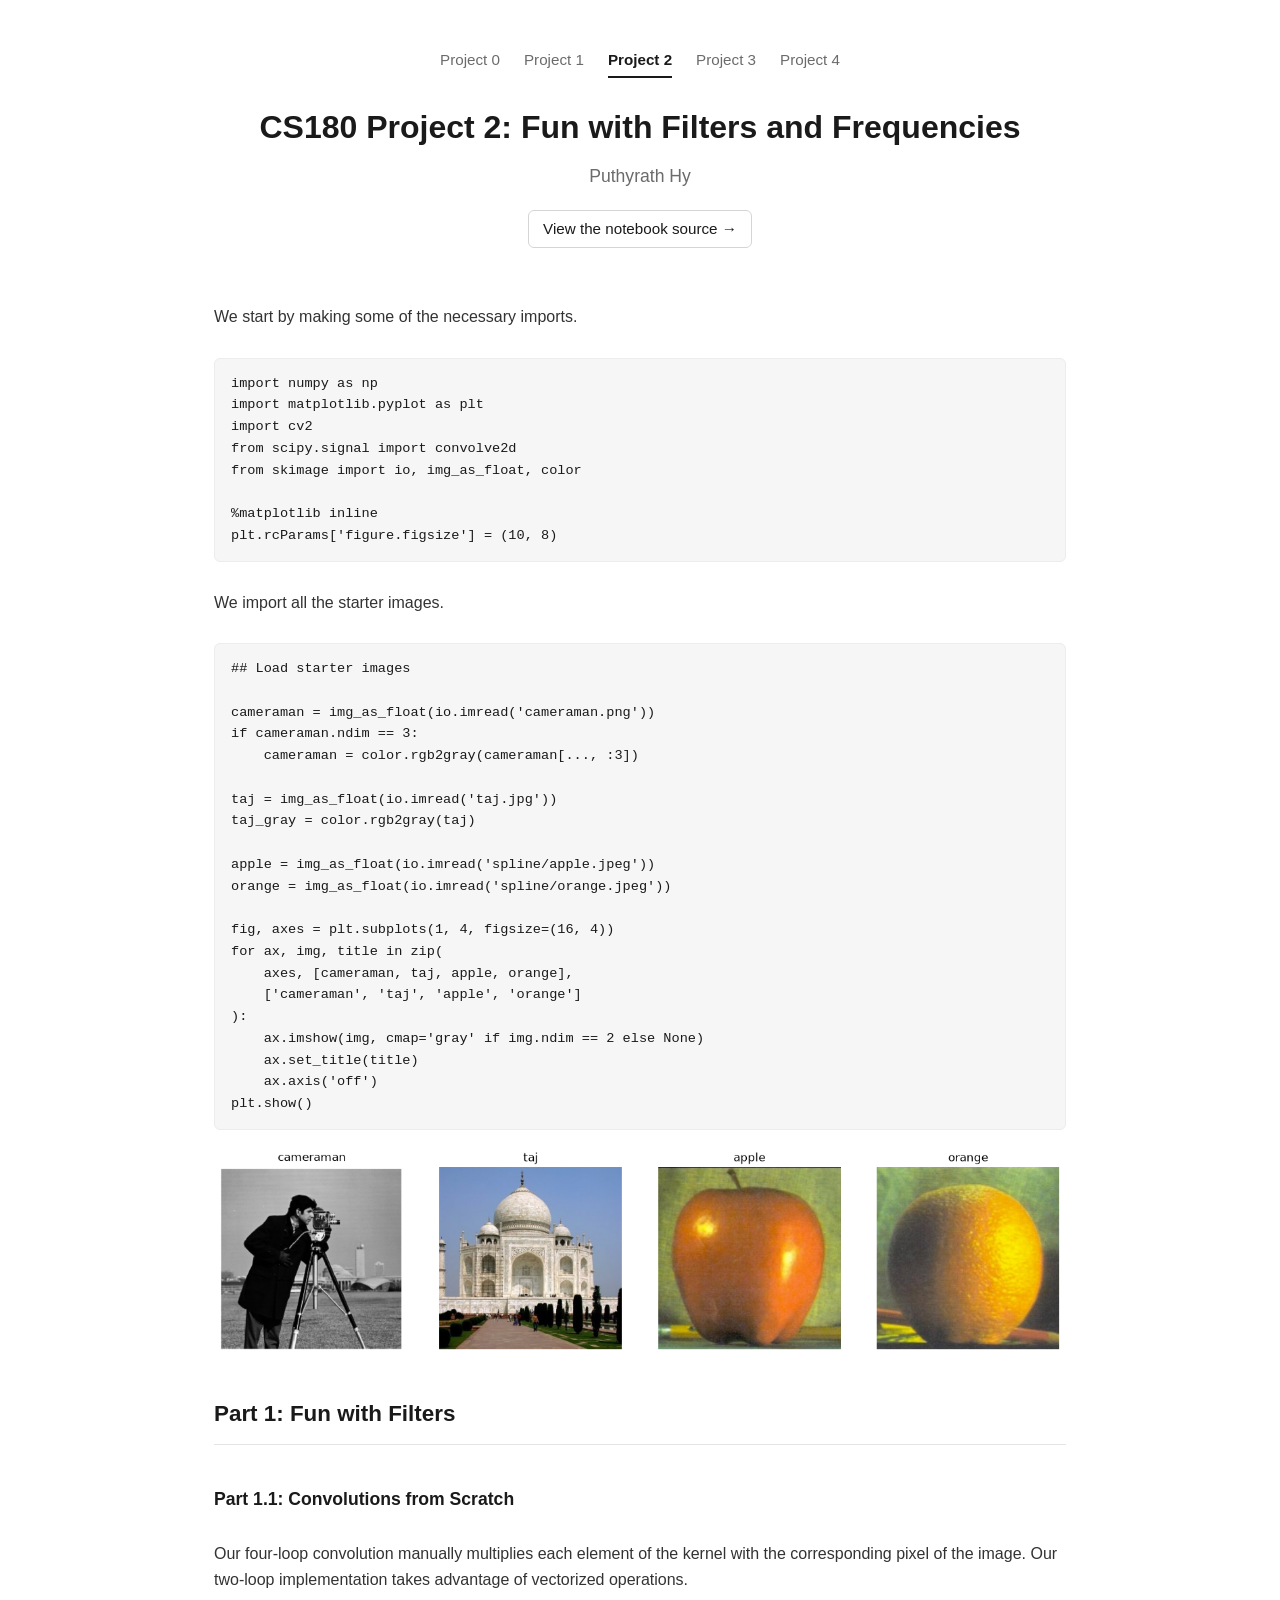
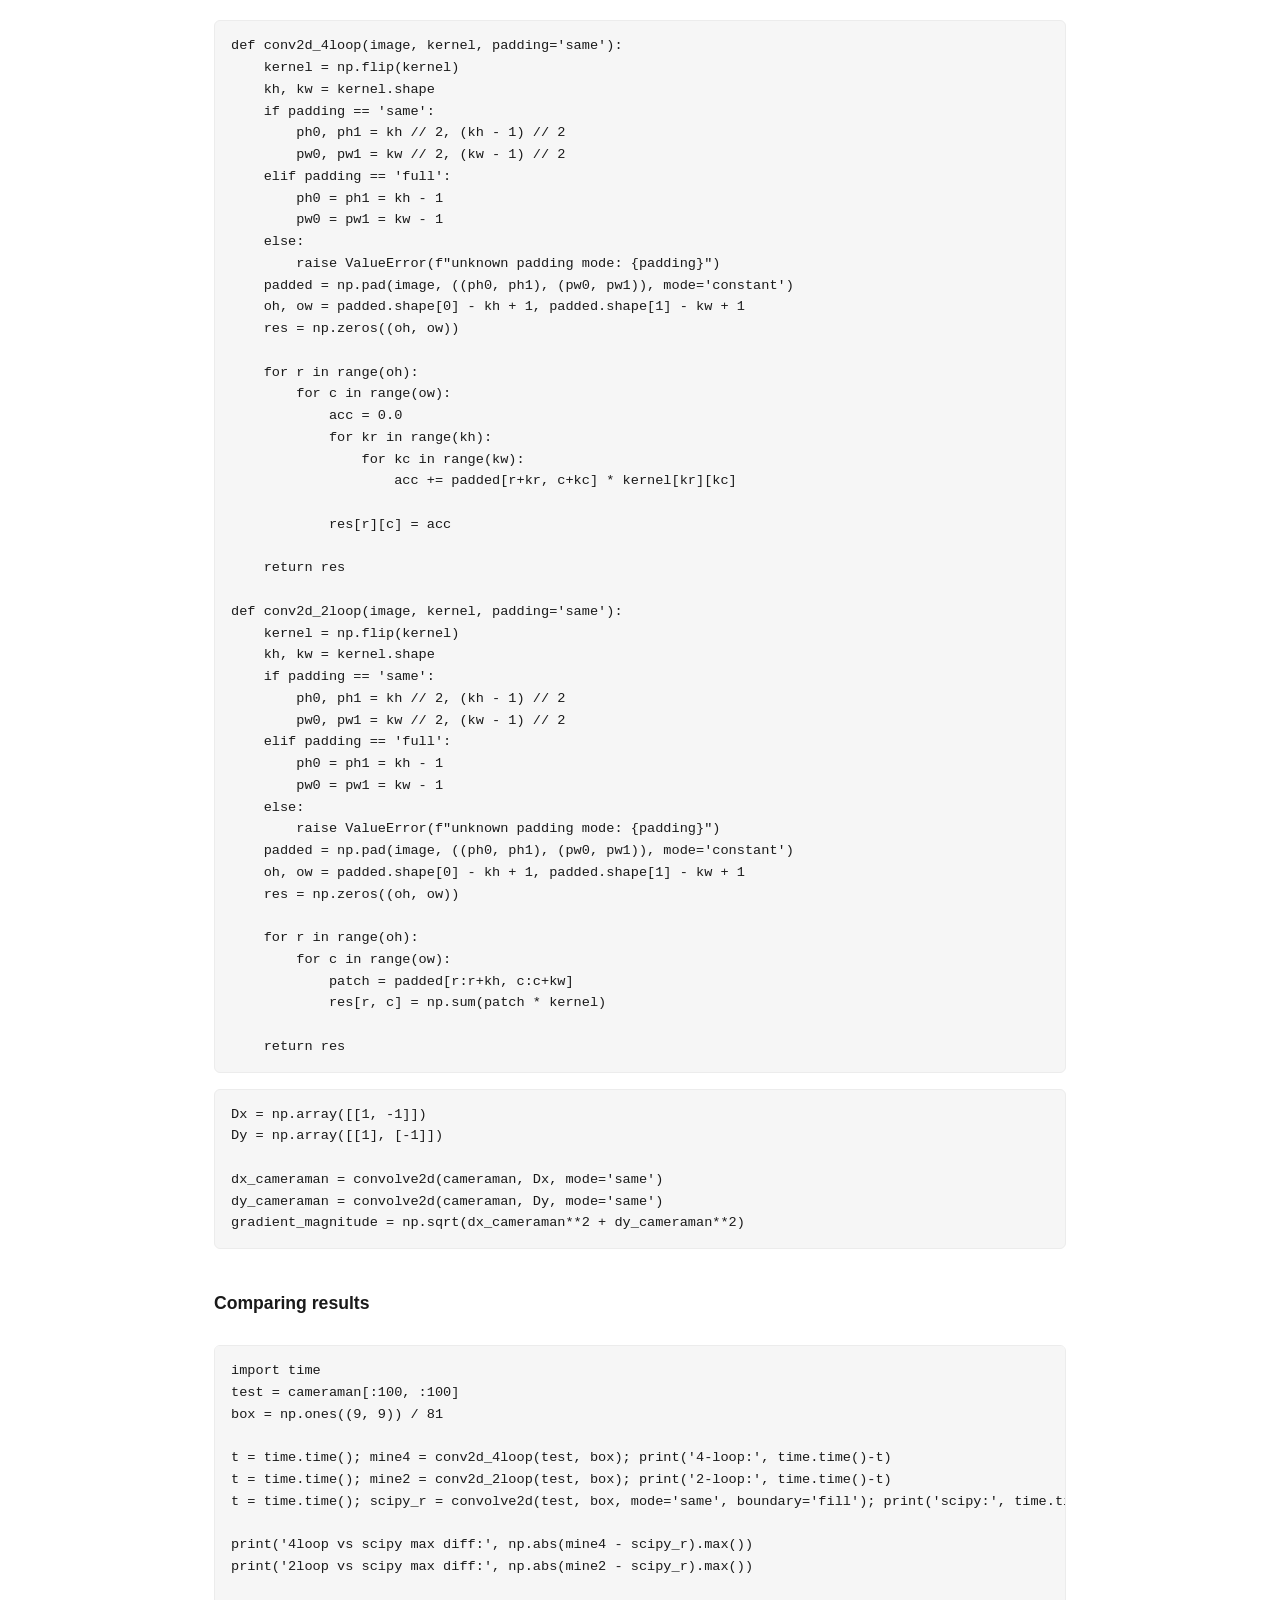
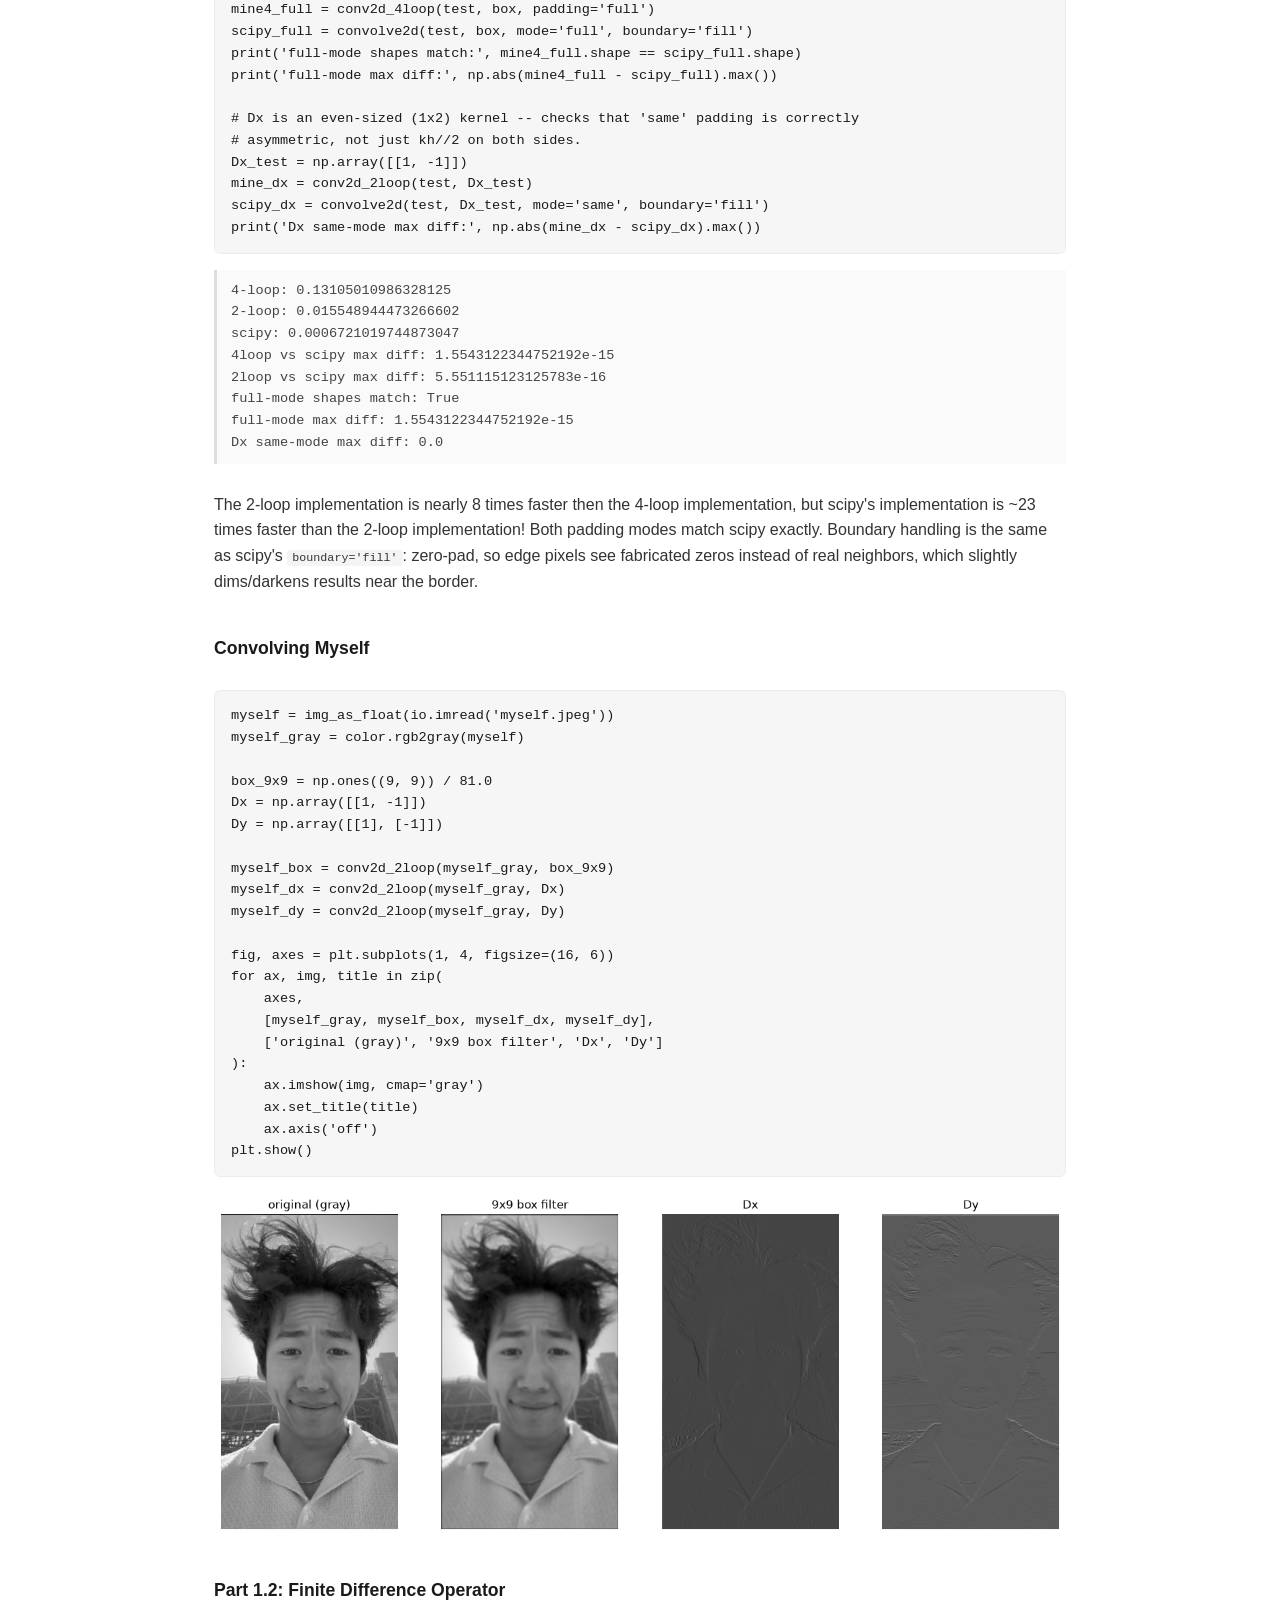
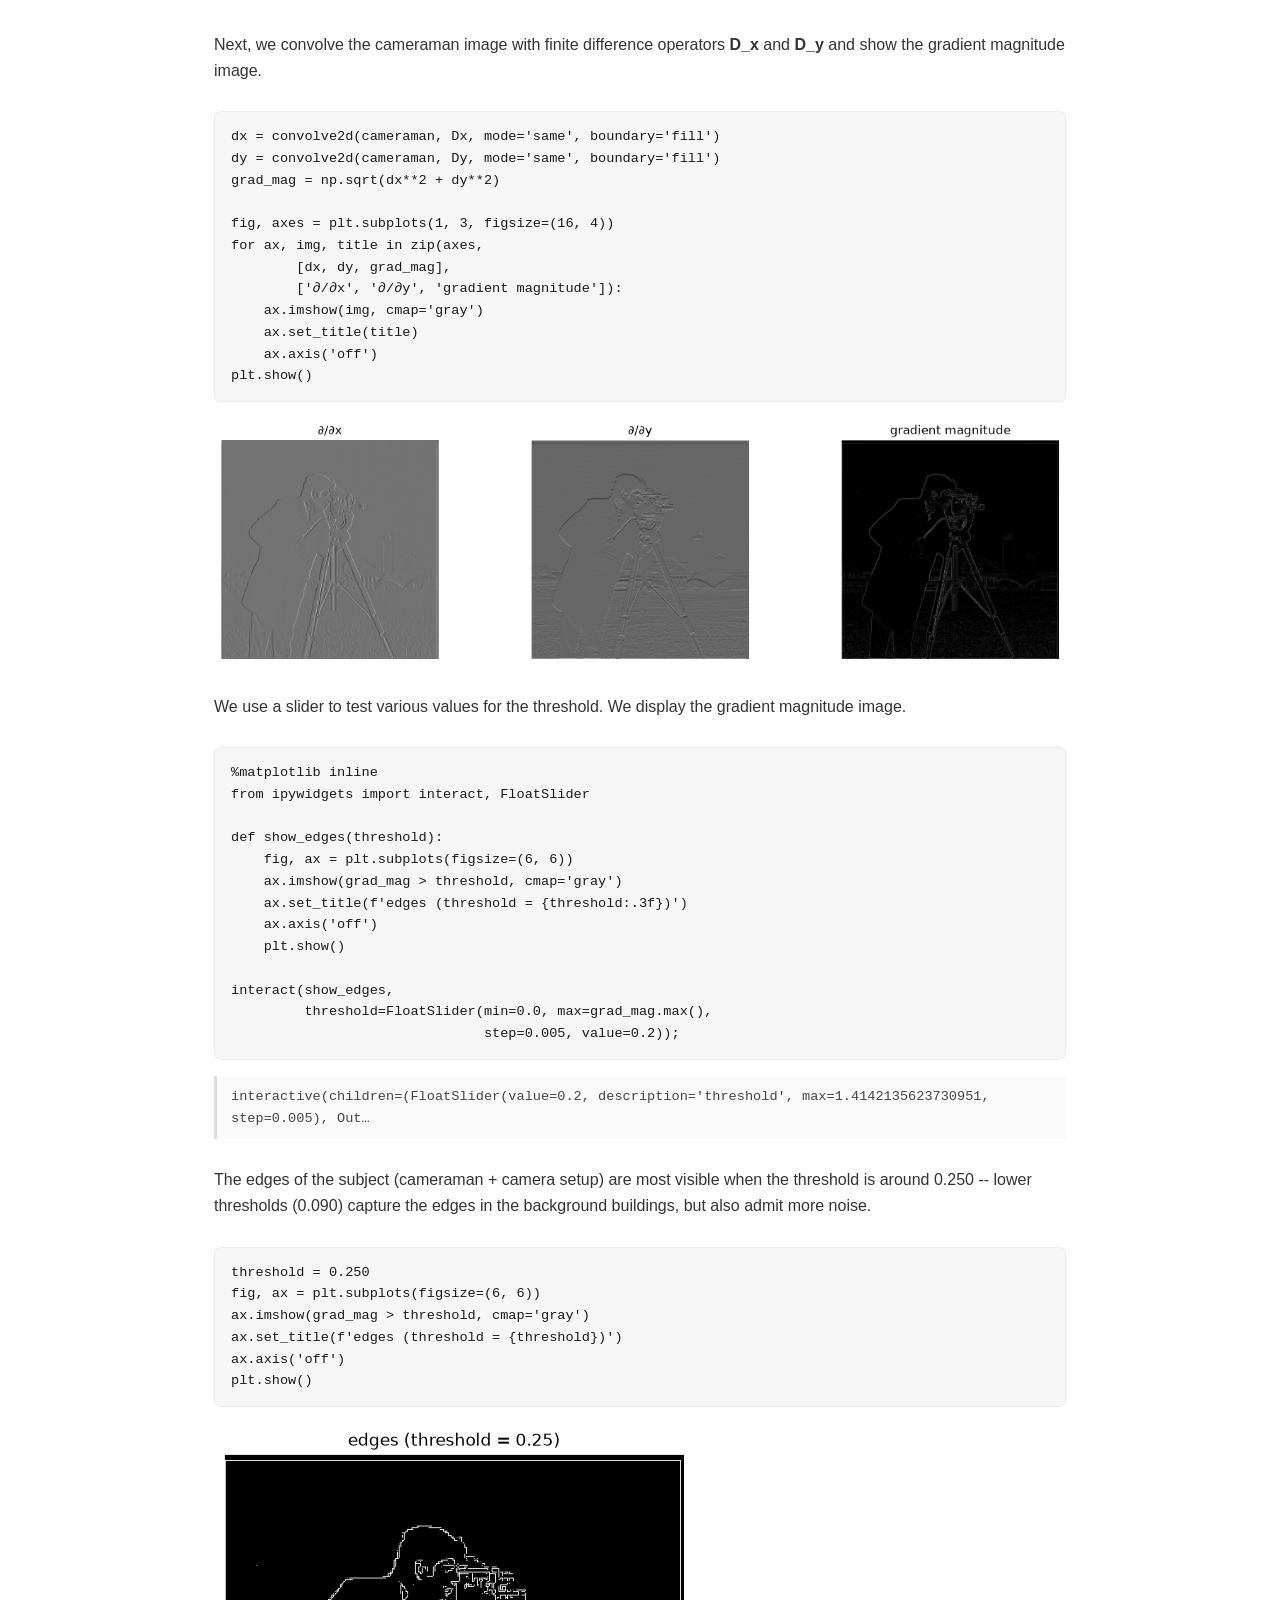
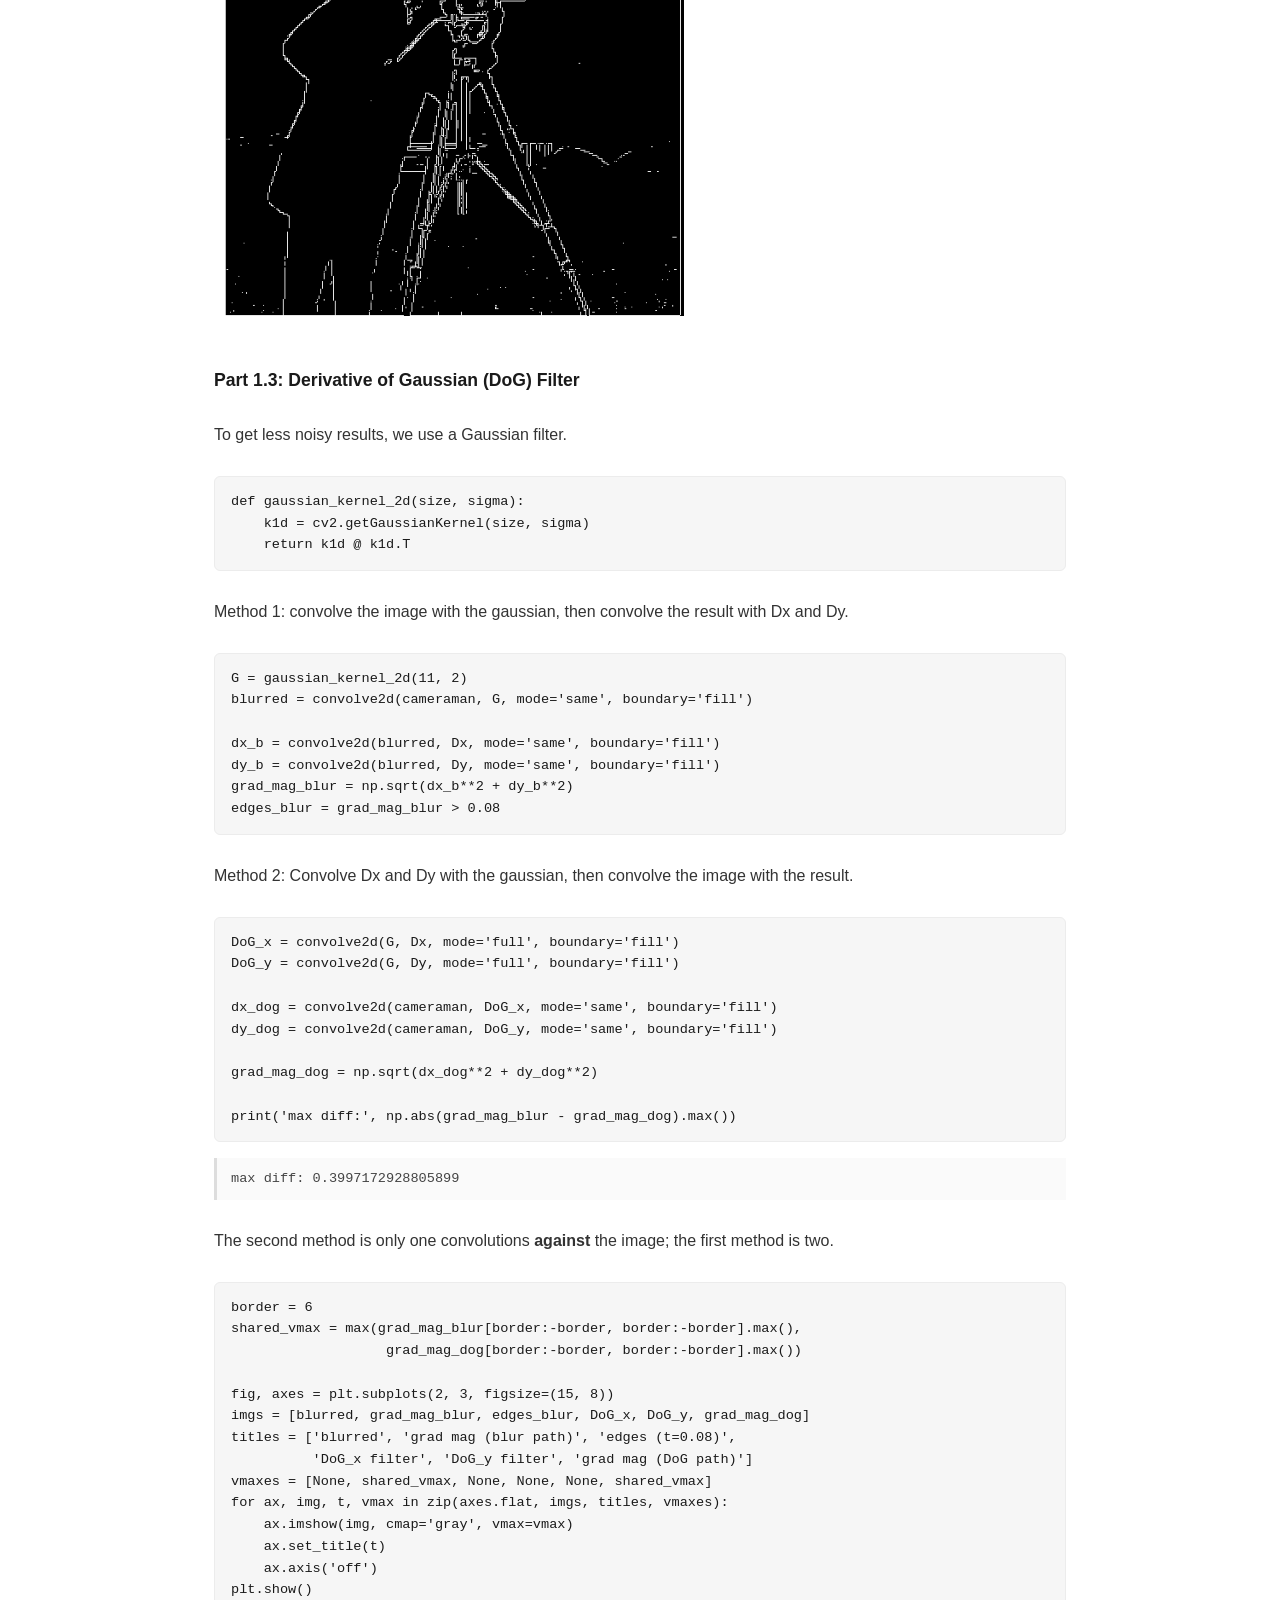
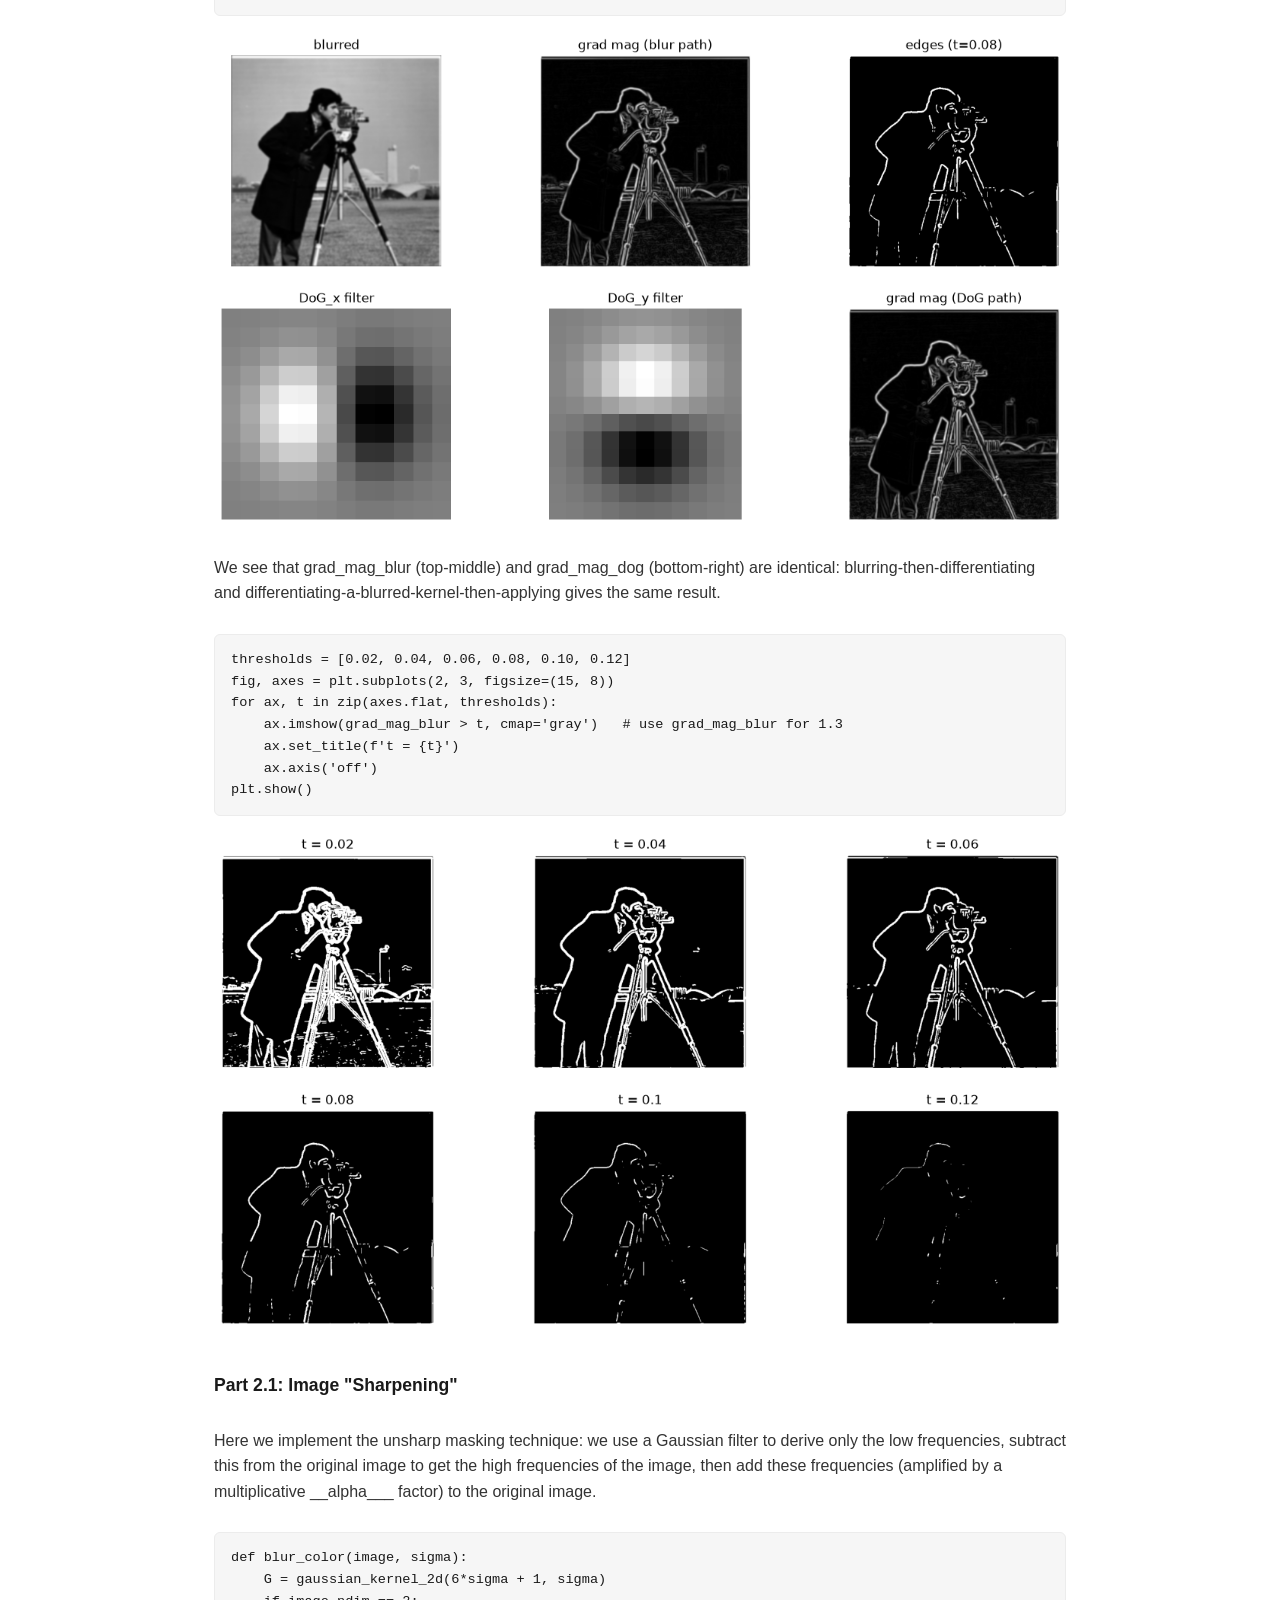
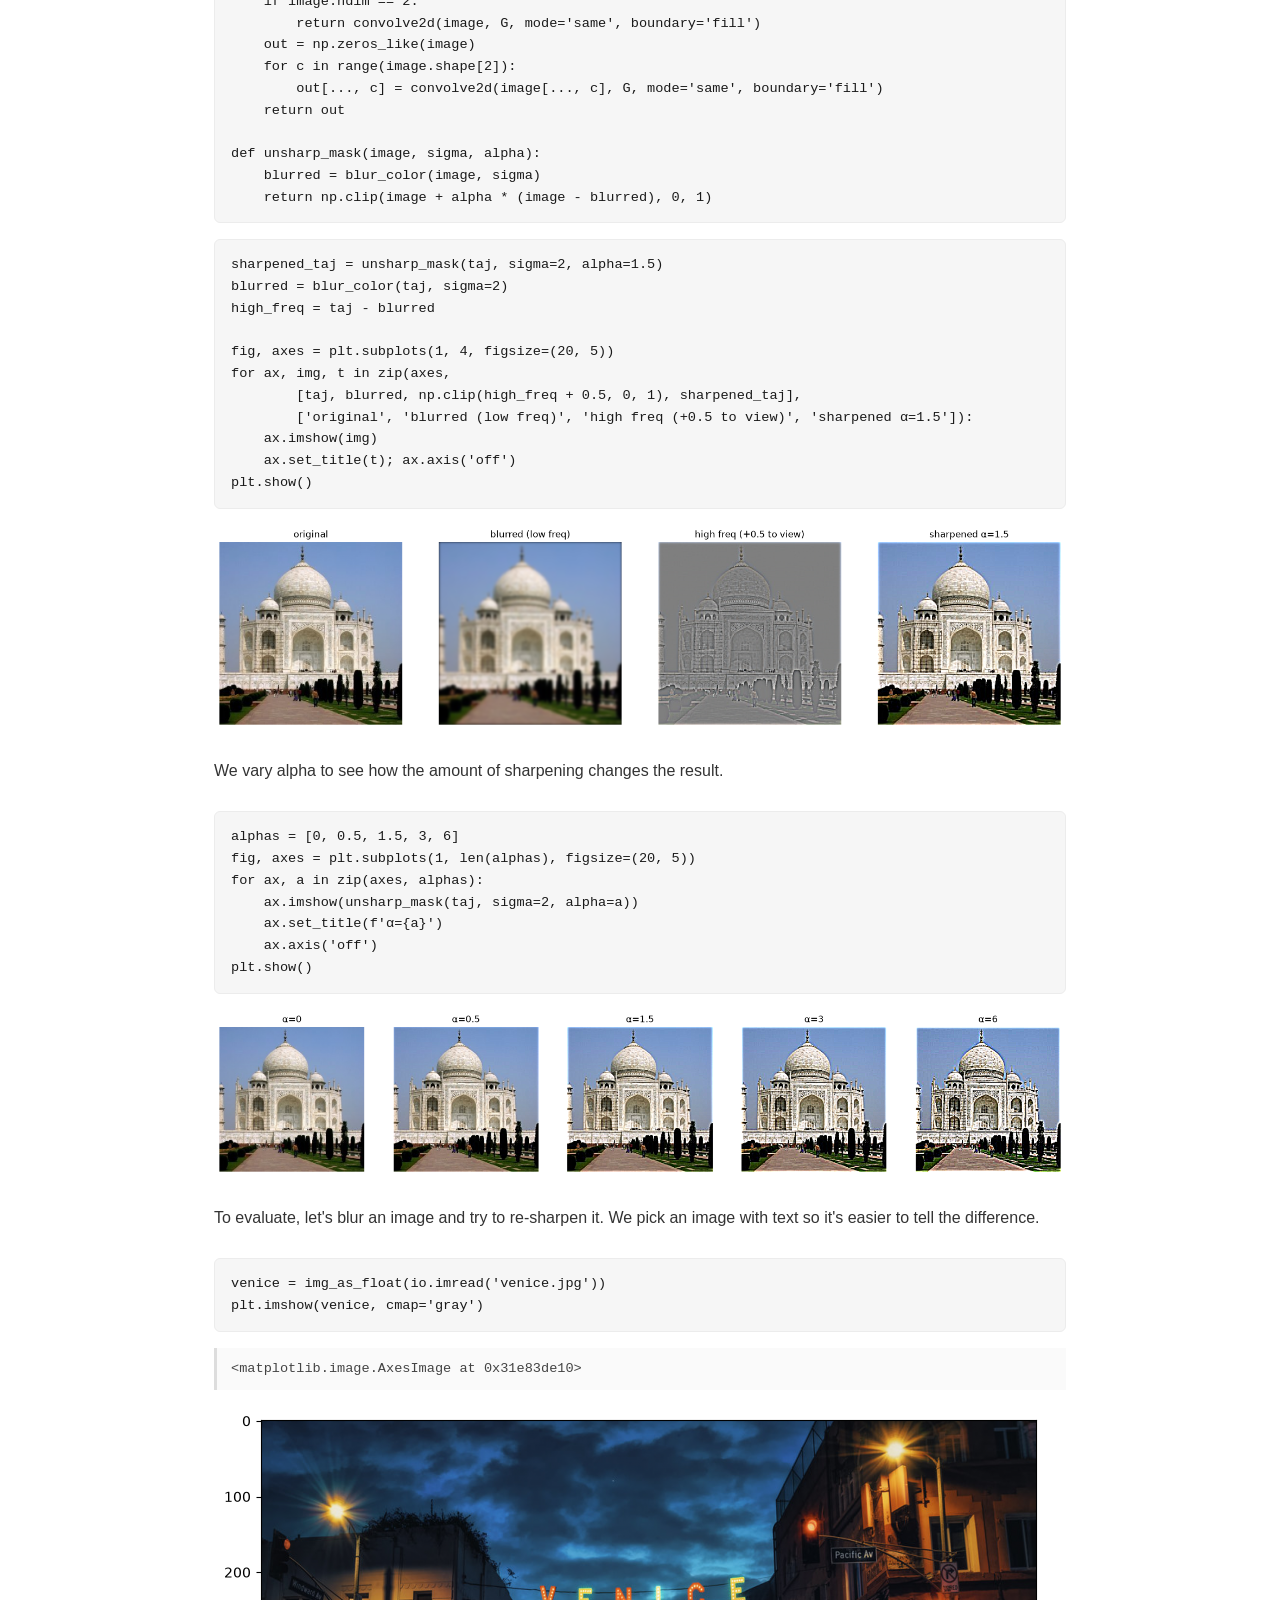
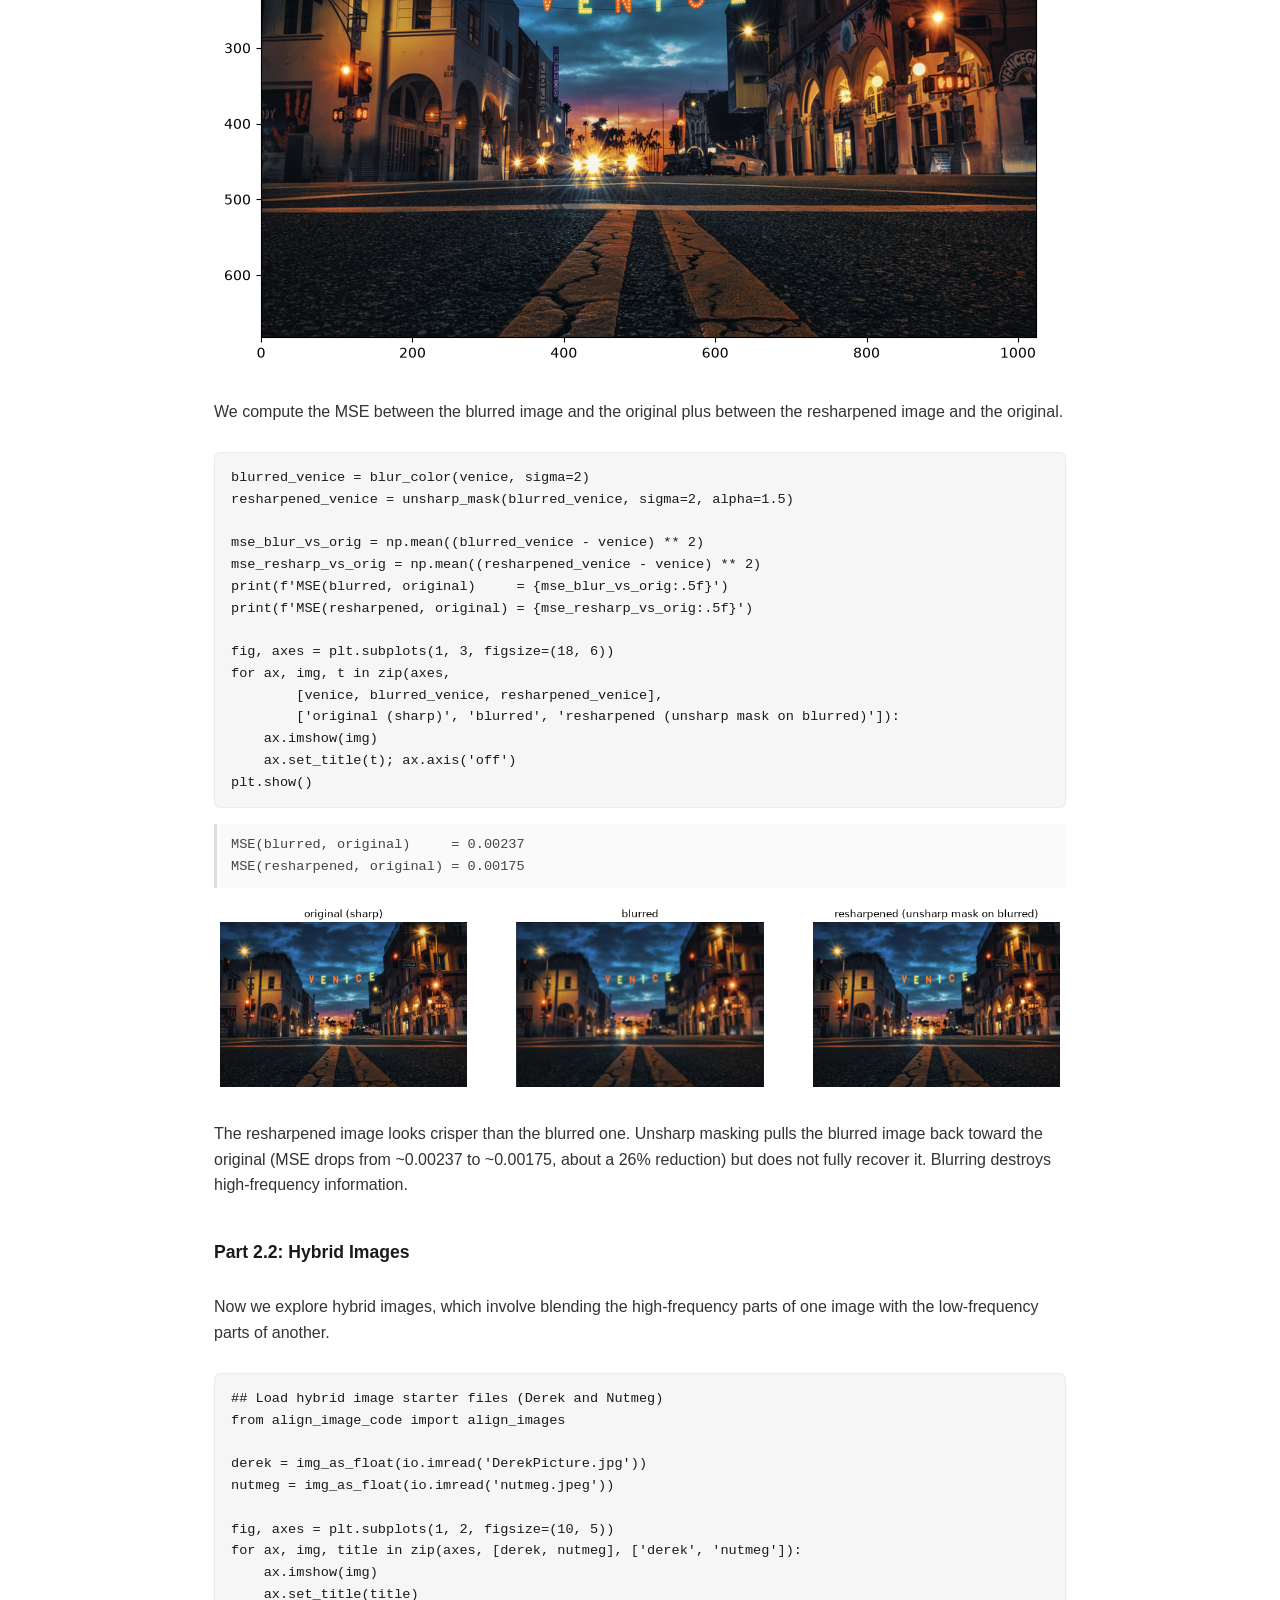
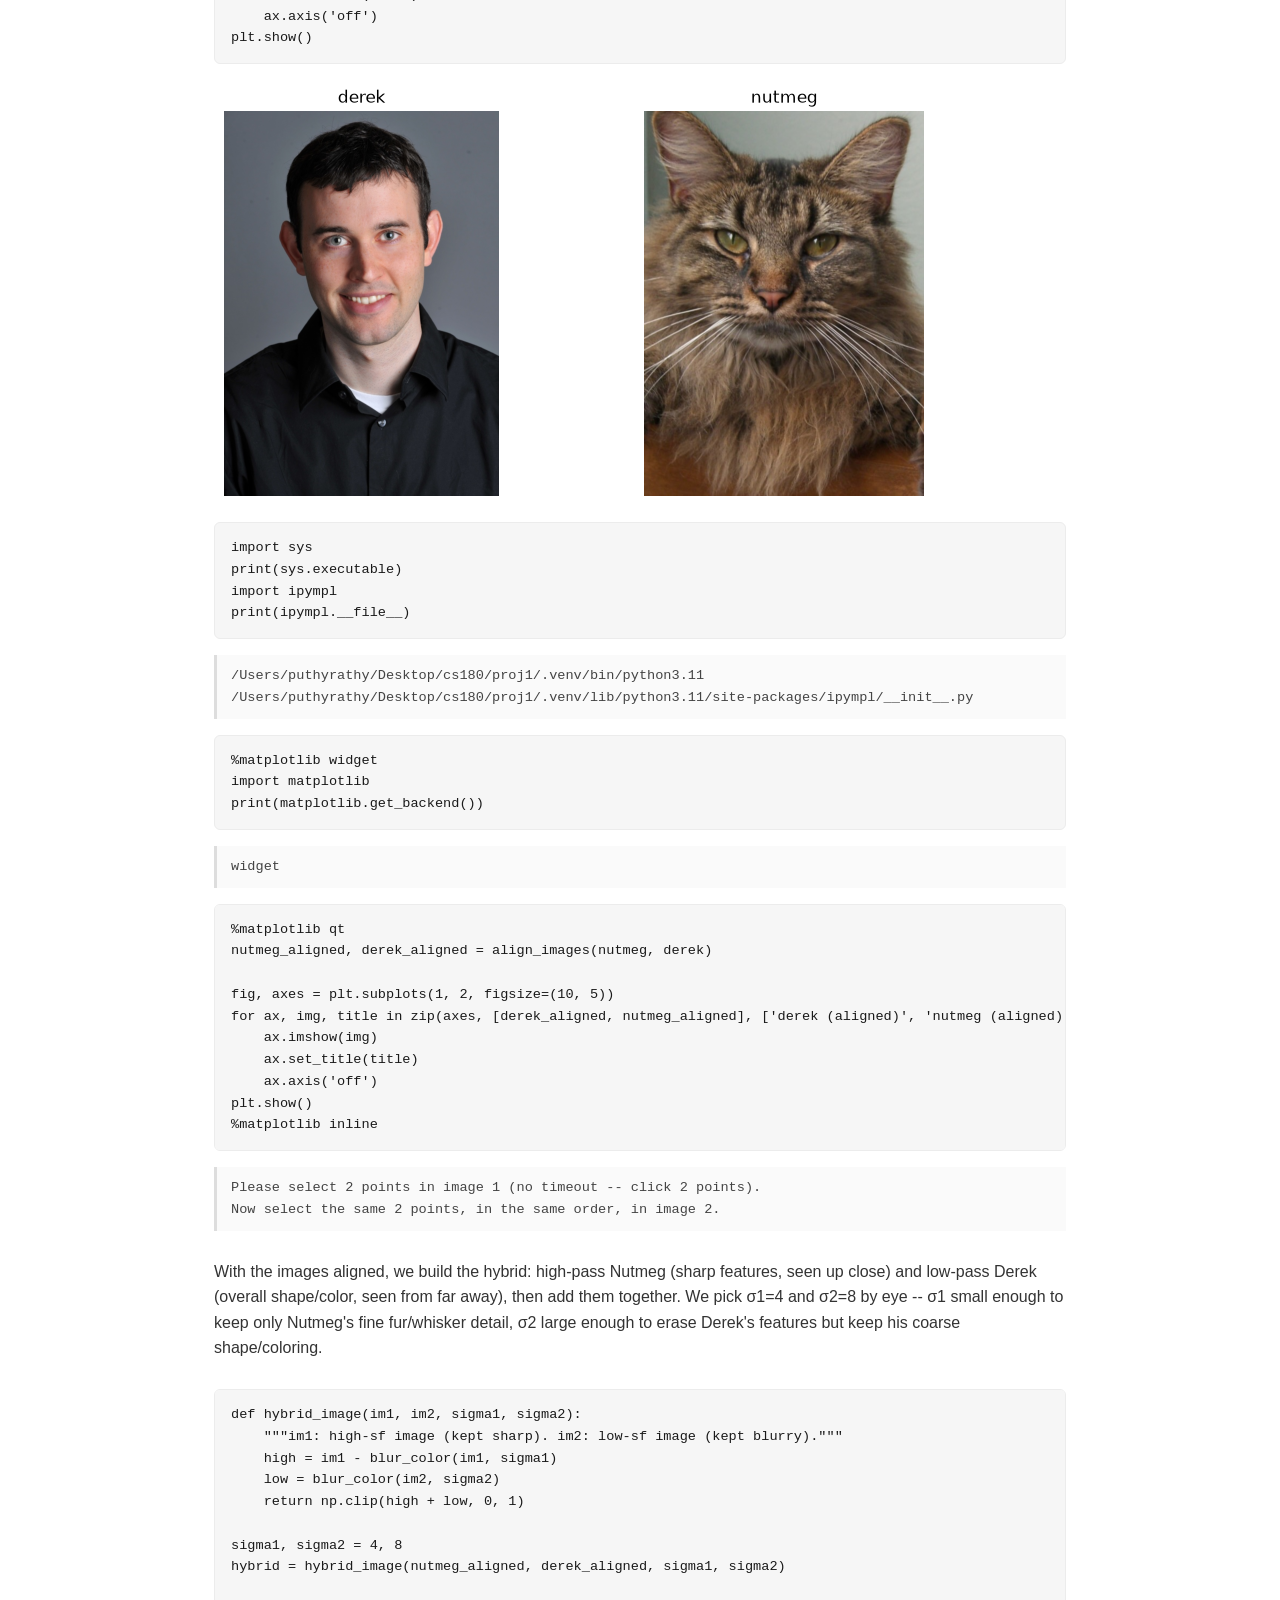
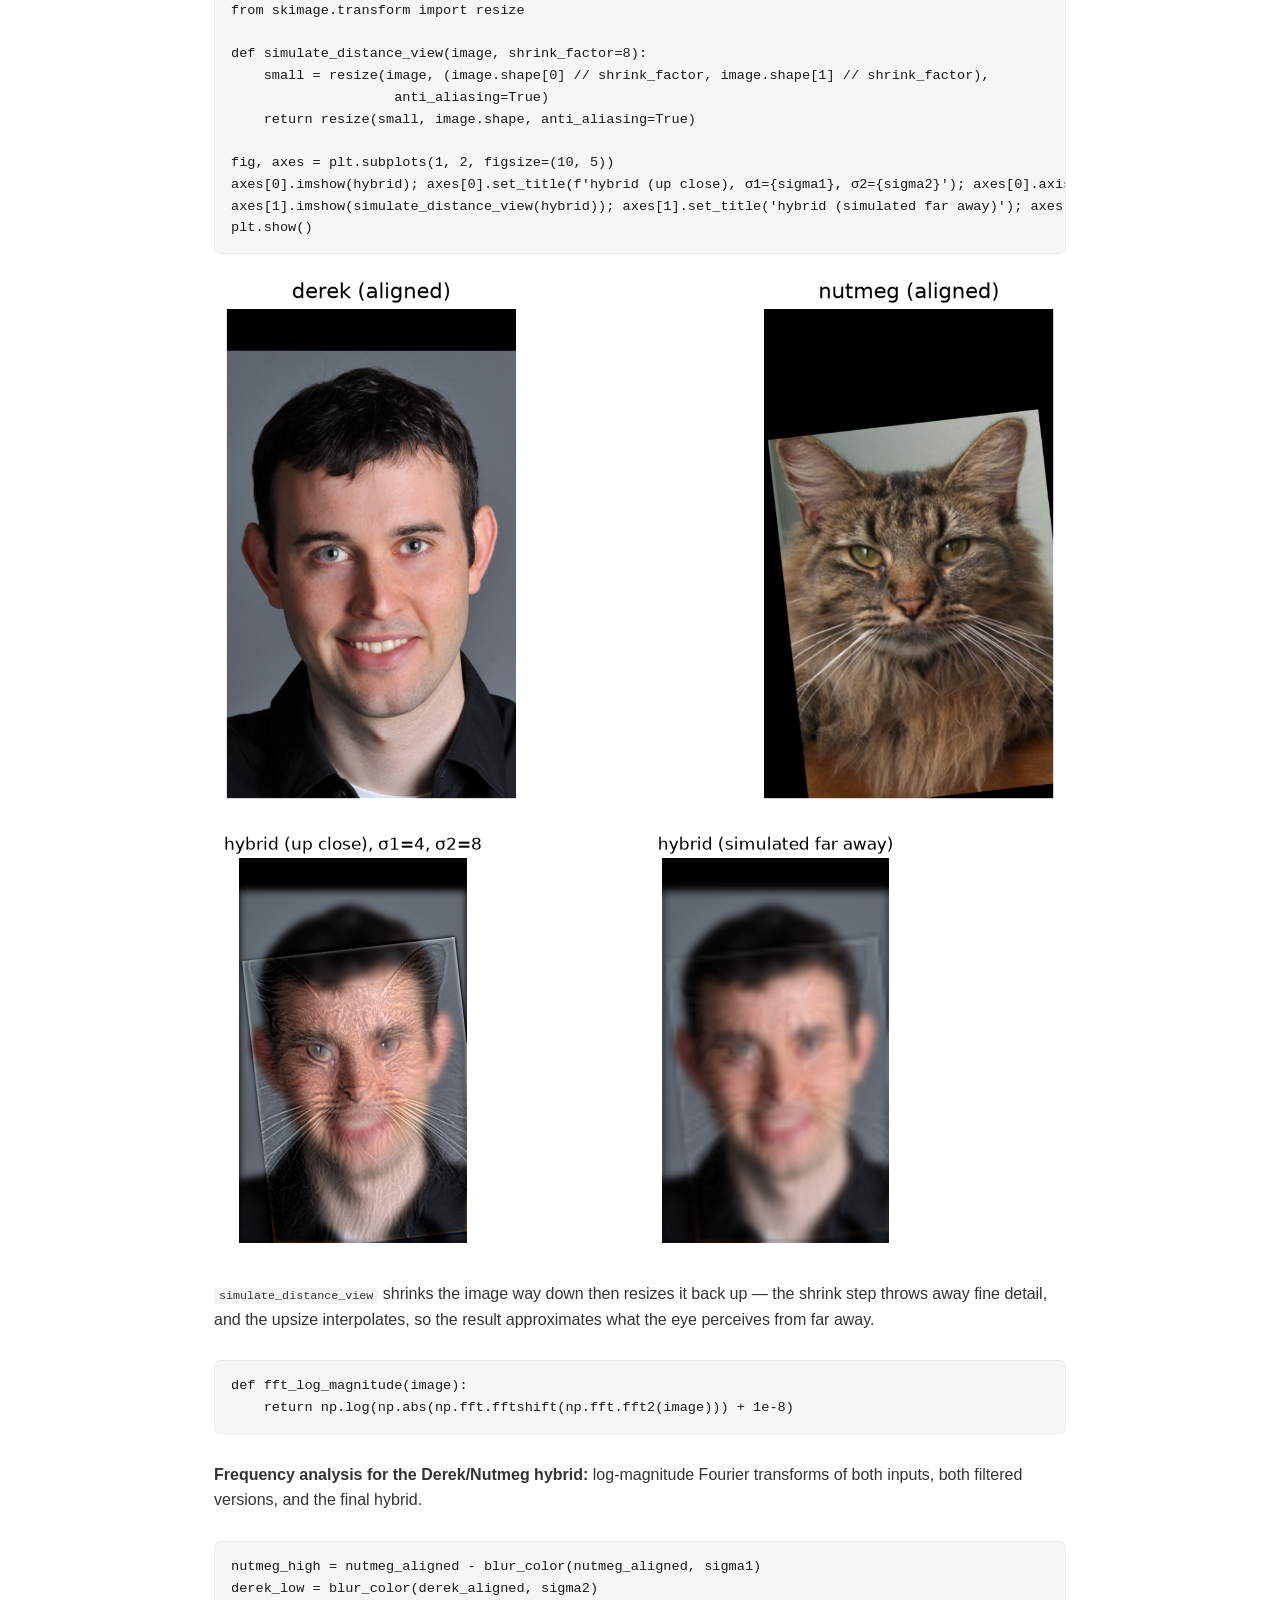
<file: cs180-proj2.html>
<!DOCTYPE html>
<html lang="en">
<head>
<meta charset="UTF-8">
<meta name="viewport" content="width=device-width, initial-scale=1.0">
<title>CS180 Project 2 — Puthyrath Hy</title>
<style>
  * {
    box-sizing: border-box;
  }

  body {
    margin: 0;
    background: #ffffff;
    color: #1a1a1a;
    font-family: -apple-system, BlinkMacSystemFont, "Segoe UI", Helvetica, Arial, sans-serif;
    line-height: 1.6;
  }

  main {
    max-width: 900px;
    margin: 0 auto;
    padding: 48px 24px 100px;
  }

  header {
    text-align: center;
    margin-bottom: 56px;
  }

  .project-nav {
    display: flex;
    justify-content: center;
    gap: 24px;
    margin-bottom: 24px;
    font-size: 0.95rem;
  }

  .project-nav a {
    color: #6b6b6b;
    text-decoration: none;
    padding-bottom: 4px;
    border-bottom: 2px solid transparent;
  }

  .project-nav a:hover {
    color: #1a1a1a;
  }

  .project-nav a.active {
    color: #1a1a1a;
    border-bottom-color: #1a1a1a;
    font-weight: 600;
  }

  h1 {
    font-size: 2rem;
    margin: 0 0 8px;
  }

  .author {
    font-size: 1.1rem;
    color: #6b6b6b;
    margin: 0 0 20px;
  }

  .notebook-link {
    display: inline-block;
    font-size: 0.95rem;
    color: #1a1a1a;
    text-decoration: none;
    border: 1px solid #d5d5d5;
    border-radius: 6px;
    padding: 6px 14px;
  }

  .notebook-link:hover {
    border-color: #1a1a1a;
  }

  .md-cell {
    margin: 28px 0;
  }

  .md-cell h1, .md-cell h2, .md-cell h3 {
    margin: 40px 0 4px;
  }

  .md-cell h2 {
    font-size: 1.4rem;
    padding-bottom: 12px;
    border-bottom: 1px solid #e5e5e5;
  }

  .md-cell h3 {
    font-size: 1.1rem;
  }

  .md-cell p, .md-cell li {
    color: #333;
  }

  .md-cell code {
    background: #f4f4f4;
    padding: 1px 5px;
    border-radius: 3px;
    font-size: 0.9em;
  }

  .md-cell a {
    color: #1a1a1a;
  }

  pre.code {
    background: #f6f6f6;
    border: 1px solid #ececec;
    border-radius: 6px;
    padding: 14px 16px;
    overflow-x: auto;
    font-family: ui-monospace, Menlo, Consolas, monospace;
    font-size: 0.85rem;
    margin: 16px 0;
  }

  pre.output {
    background: #fafafa;
    border-left: 3px solid #ddd;
    padding: 10px 14px;
    overflow-x: auto;
    font-family: ui-monospace, Menlo, Consolas, monospace;
    font-size: 0.85rem;
    color: #444;
    margin: 0 0 16px;
    white-space: pre-wrap;
  }

  img.nb-img {
    display: block;
    max-width: 100%;
    height: auto;
    border-radius: 4px;
    background: #f4f4f4;
    margin: 0 0 16px;
  }
</style>
</head>
<body>

<main>
  <header>
    <nav class="project-nav">
      <a href="cs180.html">Project 0</a>
      <a href="cs180-proj1.html">Project 1</a>
      <a href="cs180-proj2.html" class="active">Project 2</a>
      <a href="cs180-proj3.html">Project 3</a>
      <a href="cs180-proj4.html">Project 4</a>
    </nav>
    <h1>CS180 Project 2: Fun with Filters and Frequencies</h1>
    <p class="author">Puthyrath Hy</p>
    <a class="notebook-link" href="https://github.com/rath-hy/cs180-proj2/blob/main/main.ipynb">View the notebook source →</a>
  </header>

<div class="md-cell"><p>We start by making some of the necessary imports.</p></div>
<pre class="code"><code>import numpy as np
import matplotlib.pyplot as plt
import cv2
from scipy.signal import convolve2d
from skimage import io, img_as_float, color

%matplotlib inline
plt.rcParams[&#x27;figure.figsize&#x27;] = (10, 8)</code></pre>
<div class="md-cell"><p>We import all the starter images.</p></div>
<pre class="code"><code>## Load starter images

cameraman = img_as_float(io.imread(&#x27;cameraman.png&#x27;))
if cameraman.ndim == 3:
    cameraman = color.rgb2gray(cameraman[..., :3])

taj = img_as_float(io.imread(&#x27;taj.jpg&#x27;))
taj_gray = color.rgb2gray(taj)

apple = img_as_float(io.imread(&#x27;spline/apple.jpeg&#x27;))
orange = img_as_float(io.imread(&#x27;spline/orange.jpeg&#x27;))

fig, axes = plt.subplots(1, 4, figsize=(16, 4))
for ax, img, title in zip(
    axes, [cameraman, taj, apple, orange],
    [&#x27;cameraman&#x27;, &#x27;taj&#x27;, &#x27;apple&#x27;, &#x27;orange&#x27;]
):
    ax.imshow(img, cmap=&#x27;gray&#x27; if img.ndim == 2 else None)
    ax.set_title(title)
    ax.axis(&#x27;off&#x27;)
plt.show()</code></pre>
<img class="nb-img" src="images/cs180-proj2/notebook/cell_001.png" alt="notebook output 1">
<div class="md-cell"><h2>Part 1: Fun with Filters</h2>
<h3>Part 1.1: Convolutions from Scratch</h3></div>
<div class="md-cell"><p>Our four-loop convolution manually multiplies each element of the kernel with the corresponding pixel of the image. Our two-loop implementation takes advantage of vectorized operations.</p></div>
<pre class="code"><code>def conv2d_4loop(image, kernel, padding=&#x27;same&#x27;):
    kernel = np.flip(kernel)
    kh, kw = kernel.shape
    if padding == &#x27;same&#x27;:
        ph0, ph1 = kh // 2, (kh - 1) // 2
        pw0, pw1 = kw // 2, (kw - 1) // 2
    elif padding == &#x27;full&#x27;:
        ph0 = ph1 = kh - 1
        pw0 = pw1 = kw - 1
    else:
        raise ValueError(f&quot;unknown padding mode: {padding}&quot;)
    padded = np.pad(image, ((ph0, ph1), (pw0, pw1)), mode=&#x27;constant&#x27;)
    oh, ow = padded.shape[0] - kh + 1, padded.shape[1] - kw + 1
    res = np.zeros((oh, ow))

    for r in range(oh):
        for c in range(ow):
            acc = 0.0
            for kr in range(kh):
                for kc in range(kw):
                    acc += padded[r+kr, c+kc] * kernel[kr][kc]

            res[r][c] = acc

    return res

def conv2d_2loop(image, kernel, padding=&#x27;same&#x27;):
    kernel = np.flip(kernel)
    kh, kw = kernel.shape
    if padding == &#x27;same&#x27;:
        ph0, ph1 = kh // 2, (kh - 1) // 2
        pw0, pw1 = kw // 2, (kw - 1) // 2
    elif padding == &#x27;full&#x27;:
        ph0 = ph1 = kh - 1
        pw0 = pw1 = kw - 1
    else:
        raise ValueError(f&quot;unknown padding mode: {padding}&quot;)
    padded = np.pad(image, ((ph0, ph1), (pw0, pw1)), mode=&#x27;constant&#x27;)
    oh, ow = padded.shape[0] - kh + 1, padded.shape[1] - kw + 1
    res = np.zeros((oh, ow))

    for r in range(oh):
        for c in range(ow):
            patch = padded[r:r+kh, c:c+kw]
            res[r, c] = np.sum(patch * kernel)

    return res</code></pre>
<pre class="code"><code>Dx = np.array([[1, -1]])
Dy = np.array([[1], [-1]])

dx_cameraman = convolve2d(cameraman, Dx, mode=&#x27;same&#x27;)
dy_cameraman = convolve2d(cameraman, Dy, mode=&#x27;same&#x27;)
gradient_magnitude = np.sqrt(dx_cameraman**2 + dy_cameraman**2)</code></pre>
<div class="md-cell"><h3>Comparing results</h3></div>
<pre class="code"><code>import time
test = cameraman[:100, :100]        
box = np.ones((9, 9)) / 81

t = time.time(); mine4 = conv2d_4loop(test, box); print(&#x27;4-loop:&#x27;, time.time()-t)
t = time.time(); mine2 = conv2d_2loop(test, box); print(&#x27;2-loop:&#x27;, time.time()-t)
t = time.time(); scipy_r = convolve2d(test, box, mode=&#x27;same&#x27;, boundary=&#x27;fill&#x27;); print(&#x27;scipy:&#x27;, time.time()-t)

print(&#x27;4loop vs scipy max diff:&#x27;, np.abs(mine4 - scipy_r).max())
print(&#x27;2loop vs scipy max diff:&#x27;, np.abs(mine2 - scipy_r).max())

mine4_full = conv2d_4loop(test, box, padding=&#x27;full&#x27;)
scipy_full = convolve2d(test, box, mode=&#x27;full&#x27;, boundary=&#x27;fill&#x27;)
print(&#x27;full-mode shapes match:&#x27;, mine4_full.shape == scipy_full.shape)
print(&#x27;full-mode max diff:&#x27;, np.abs(mine4_full - scipy_full).max())

# Dx is an even-sized (1x2) kernel -- checks that &#x27;same&#x27; padding is correctly
# asymmetric, not just kh//2 on both sides.
Dx_test = np.array([[1, -1]])
mine_dx = conv2d_2loop(test, Dx_test)
scipy_dx = convolve2d(test, Dx_test, mode=&#x27;same&#x27;, boundary=&#x27;fill&#x27;)
print(&#x27;Dx same-mode max diff:&#x27;, np.abs(mine_dx - scipy_dx).max())</code></pre>
<pre class="output">4-loop: 0.13105010986328125
2-loop: 0.015548944473266602
scipy: 0.0006721019744873047
4loop vs scipy max diff: 1.5543122344752192e-15
2loop vs scipy max diff: 5.551115123125783e-16
full-mode shapes match: True
full-mode max diff: 1.5543122344752192e-15
Dx same-mode max diff: 0.0
</pre>
<div class="md-cell"><p>The 2-loop implementation is nearly 8 times faster then the 4-loop implementation, but scipy's implementation is ~23 times faster than the 2-loop implementation! Both padding modes match scipy exactly. Boundary handling is the same as scipy's <code>boundary='fill'</code>: zero-pad, so edge pixels see fabricated zeros instead of real neighbors, which slightly dims/darkens results near the border.</p></div>
<div class="md-cell"><h3>Convolving Myself</h3></div>
<pre class="code"><code>myself = img_as_float(io.imread(&#x27;myself.jpeg&#x27;))
myself_gray = color.rgb2gray(myself)

box_9x9 = np.ones((9, 9)) / 81.0
Dx = np.array([[1, -1]])
Dy = np.array([[1], [-1]])

myself_box = conv2d_2loop(myself_gray, box_9x9)
myself_dx = conv2d_2loop(myself_gray, Dx)
myself_dy = conv2d_2loop(myself_gray, Dy)

fig, axes = plt.subplots(1, 4, figsize=(16, 6))
for ax, img, title in zip(
    axes,
    [myself_gray, myself_box, myself_dx, myself_dy],
    [&#x27;original (gray)&#x27;, &#x27;9x9 box filter&#x27;, &#x27;Dx&#x27;, &#x27;Dy&#x27;]
):
    ax.imshow(img, cmap=&#x27;gray&#x27;)
    ax.set_title(title)
    ax.axis(&#x27;off&#x27;)
plt.show()</code></pre>
<img class="nb-img" src="images/cs180-proj2/notebook/cell_002.png" alt="notebook output 2">
<div class="md-cell"><h3>Part 1.2: Finite Difference Operator</h3></div>
<div class="md-cell"><p>Next, we convolve the cameraman image with finite difference operators <strong>D_x</strong> and <strong>D_y</strong> and show the gradient magnitude image.</p></div>
<pre class="code"><code>dx = convolve2d(cameraman, Dx, mode=&#x27;same&#x27;, boundary=&#x27;fill&#x27;)
dy = convolve2d(cameraman, Dy, mode=&#x27;same&#x27;, boundary=&#x27;fill&#x27;)
grad_mag = np.sqrt(dx**2 + dy**2)

fig, axes = plt.subplots(1, 3, figsize=(16, 4))
for ax, img, title in zip(axes,
        [dx, dy, grad_mag],
        [&#x27;∂/∂x&#x27;, &#x27;∂/∂y&#x27;, &#x27;gradient magnitude&#x27;]):
    ax.imshow(img, cmap=&#x27;gray&#x27;)
    ax.set_title(title)
    ax.axis(&#x27;off&#x27;)
plt.show()</code></pre>
<img class="nb-img" src="images/cs180-proj2/notebook/cell_003.png" alt="notebook output 3">
<div class="md-cell"><p>We use a slider to test various values for the threshold. We display the gradient magnitude image.</p></div>
<pre class="code"><code>%matplotlib inline
from ipywidgets import interact, FloatSlider

def show_edges(threshold):
    fig, ax = plt.subplots(figsize=(6, 6))
    ax.imshow(grad_mag &gt; threshold, cmap=&#x27;gray&#x27;)
    ax.set_title(f&#x27;edges (threshold = {threshold:.3f})&#x27;)
    ax.axis(&#x27;off&#x27;)
    plt.show()

interact(show_edges,
         threshold=FloatSlider(min=0.0, max=grad_mag.max(),
                               step=0.005, value=0.2));</code></pre>
<pre class="output">interactive(children=(FloatSlider(value=0.2, description=&#x27;threshold&#x27;, max=1.4142135623730951, step=0.005), Out…</pre>
<div class="md-cell"><p>The edges of the subject (cameraman + camera setup) are most visible when the threshold is around 0.250 -- lower thresholds (0.090) capture the edges in the background buildings, but also admit more noise.</p></div>
<pre class="code"><code>threshold = 0.250
fig, ax = plt.subplots(figsize=(6, 6))
ax.imshow(grad_mag &gt; threshold, cmap=&#x27;gray&#x27;)
ax.set_title(f&#x27;edges (threshold = {threshold})&#x27;)
ax.axis(&#x27;off&#x27;)
plt.show()</code></pre>
<img class="nb-img" src="images/cs180-proj2/notebook/cell_004.png" alt="notebook output 4">
<div class="md-cell"><h3>Part 1.3: Derivative of Gaussian (DoG) Filter</h3></div>
<div class="md-cell"><p>To get less noisy results, we use a Gaussian filter.</p></div>
<pre class="code"><code>def gaussian_kernel_2d(size, sigma):
    k1d = cv2.getGaussianKernel(size, sigma)
    return k1d @ k1d.T</code></pre>
<div class="md-cell"><p>Method 1: convolve the image with the gaussian, then convolve the result with Dx and Dy.</p></div>
<pre class="code"><code>G = gaussian_kernel_2d(11, 2)
blurred = convolve2d(cameraman, G, mode=&#x27;same&#x27;, boundary=&#x27;fill&#x27;)

dx_b = convolve2d(blurred, Dx, mode=&#x27;same&#x27;, boundary=&#x27;fill&#x27;)
dy_b = convolve2d(blurred, Dy, mode=&#x27;same&#x27;, boundary=&#x27;fill&#x27;)
grad_mag_blur = np.sqrt(dx_b**2 + dy_b**2)
edges_blur = grad_mag_blur &gt; 0.08     </code></pre>
<div class="md-cell"><p>Method 2: Convolve Dx and Dy with the gaussian, then convolve the image with the result.</p></div>
<pre class="code"><code>DoG_x = convolve2d(G, Dx, mode=&#x27;full&#x27;, boundary=&#x27;fill&#x27;)
DoG_y = convolve2d(G, Dy, mode=&#x27;full&#x27;, boundary=&#x27;fill&#x27;)

dx_dog = convolve2d(cameraman, DoG_x, mode=&#x27;same&#x27;, boundary=&#x27;fill&#x27;)
dy_dog = convolve2d(cameraman, DoG_y, mode=&#x27;same&#x27;, boundary=&#x27;fill&#x27;)

grad_mag_dog = np.sqrt(dx_dog**2 + dy_dog**2)

print(&#x27;max diff:&#x27;, np.abs(grad_mag_blur - grad_mag_dog).max())</code></pre>
<pre class="output">max diff: 0.3997172928805899
</pre>
<div class="md-cell"><p>The second method is only one convolutions <strong>against</strong> the image; the first method is two.</p></div>
<pre class="code"><code>border = 6
shared_vmax = max(grad_mag_blur[border:-border, border:-border].max(),
                   grad_mag_dog[border:-border, border:-border].max())

fig, axes = plt.subplots(2, 3, figsize=(15, 8))
imgs = [blurred, grad_mag_blur, edges_blur, DoG_x, DoG_y, grad_mag_dog]
titles = [&#x27;blurred&#x27;, &#x27;grad mag (blur path)&#x27;, &#x27;edges (t=0.08)&#x27;,
          &#x27;DoG_x filter&#x27;, &#x27;DoG_y filter&#x27;, &#x27;grad mag (DoG path)&#x27;]
vmaxes = [None, shared_vmax, None, None, None, shared_vmax]
for ax, img, t, vmax in zip(axes.flat, imgs, titles, vmaxes):
    ax.imshow(img, cmap=&#x27;gray&#x27;, vmax=vmax)
    ax.set_title(t)
    ax.axis(&#x27;off&#x27;)
plt.show()</code></pre>
<img class="nb-img" src="images/cs180-proj2/notebook/cell_005.png" alt="notebook output 5">
<div class="md-cell"><p>We see that grad_mag_blur (top-middle) and grad_mag_dog (bottom-right) are identical: blurring-then-differentiating and differentiating-a-blurred-kernel-then-applying gives the same result.</p></div>
<pre class="code"><code>thresholds = [0.02, 0.04, 0.06, 0.08, 0.10, 0.12]
fig, axes = plt.subplots(2, 3, figsize=(15, 8))
for ax, t in zip(axes.flat, thresholds):
    ax.imshow(grad_mag_blur &gt; t, cmap=&#x27;gray&#x27;)   # use grad_mag_blur for 1.3
    ax.set_title(f&#x27;t = {t}&#x27;)
    ax.axis(&#x27;off&#x27;)
plt.show()</code></pre>
<img class="nb-img" src="images/cs180-proj2/notebook/cell_006.png" alt="notebook output 6">
<div class="md-cell"><h3>Part 2.1: Image "Sharpening"</h3></div>
<div class="md-cell"><p>Here we implement the unsharp masking technique: we use a Gaussian filter to derive only the low frequencies, subtract this from the original image to get the high frequencies of the image, then add these frequencies (amplified by a multiplicative __alpha___ factor) to the original image.</p></div>
<pre class="code"><code>def blur_color(image, sigma):
    G = gaussian_kernel_2d(6*sigma + 1, sigma)
    if image.ndim == 2:
        return convolve2d(image, G, mode=&#x27;same&#x27;, boundary=&#x27;fill&#x27;)
    out = np.zeros_like(image)
    for c in range(image.shape[2]):
        out[..., c] = convolve2d(image[..., c], G, mode=&#x27;same&#x27;, boundary=&#x27;fill&#x27;)
    return out

def unsharp_mask(image, sigma, alpha):
    blurred = blur_color(image, sigma)
    return np.clip(image + alpha * (image - blurred), 0, 1)</code></pre>
<pre class="code"><code>sharpened_taj = unsharp_mask(taj, sigma=2, alpha=1.5)
blurred = blur_color(taj, sigma=2)
high_freq = taj - blurred

fig, axes = plt.subplots(1, 4, figsize=(20, 5))
for ax, img, t in zip(axes,
        [taj, blurred, np.clip(high_freq + 0.5, 0, 1), sharpened_taj],
        [&#x27;original&#x27;, &#x27;blurred (low freq)&#x27;, &#x27;high freq (+0.5 to view)&#x27;, &#x27;sharpened α=1.5&#x27;]):
    ax.imshow(img)
    ax.set_title(t); ax.axis(&#x27;off&#x27;)
plt.show()</code></pre>
<img class="nb-img" src="images/cs180-proj2/notebook/cell_007.png" alt="notebook output 7">
<div class="md-cell"><p>We vary alpha to see how the amount of sharpening changes the result.</p></div>
<pre class="code"><code>alphas = [0, 0.5, 1.5, 3, 6]
fig, axes = plt.subplots(1, len(alphas), figsize=(20, 5))
for ax, a in zip(axes, alphas):
    ax.imshow(unsharp_mask(taj, sigma=2, alpha=a))
    ax.set_title(f&#x27;α={a}&#x27;)
    ax.axis(&#x27;off&#x27;)
plt.show()</code></pre>
<img class="nb-img" src="images/cs180-proj2/notebook/cell_008.png" alt="notebook output 8">
<div class="md-cell"><p>To evaluate, let's blur an image and try to re-sharpen it. We pick an image with text so it's easier to tell the difference.</p></div>
<pre class="code"><code>venice = img_as_float(io.imread(&#x27;venice.jpg&#x27;))
plt.imshow(venice, cmap=&#x27;gray&#x27;)</code></pre>
<pre class="output">&lt;matplotlib.image.AxesImage at 0x31e83de10&gt;</pre>
<img class="nb-img" src="images/cs180-proj2/notebook/cell_009.png" alt="notebook output 9">
<div class="md-cell"><p>We compute the MSE between the blurred image and the original plus between the resharpened image and the original.</p></div>
<pre class="code"><code>blurred_venice = blur_color(venice, sigma=2)
resharpened_venice = unsharp_mask(blurred_venice, sigma=2, alpha=1.5)

mse_blur_vs_orig = np.mean((blurred_venice - venice) ** 2)
mse_resharp_vs_orig = np.mean((resharpened_venice - venice) ** 2)
print(f&#x27;MSE(blurred, original)     = {mse_blur_vs_orig:.5f}&#x27;)
print(f&#x27;MSE(resharpened, original) = {mse_resharp_vs_orig:.5f}&#x27;)

fig, axes = plt.subplots(1, 3, figsize=(18, 6))
for ax, img, t in zip(axes,
        [venice, blurred_venice, resharpened_venice],
        [&#x27;original (sharp)&#x27;, &#x27;blurred&#x27;, &#x27;resharpened (unsharp mask on blurred)&#x27;]):
    ax.imshow(img)
    ax.set_title(t); ax.axis(&#x27;off&#x27;)
plt.show()</code></pre>
<pre class="output">MSE(blurred, original)     = 0.00237
MSE(resharpened, original) = 0.00175
</pre>
<img class="nb-img" src="images/cs180-proj2/notebook/cell_010.png" alt="notebook output 10">
<div class="md-cell"><p>The resharpened image looks crisper than the blurred one. Unsharp masking pulls the blurred image back toward the original (MSE drops from ~0.00237 to ~0.00175, about a 26% reduction) but does not fully recover it. Blurring destroys high-frequency information. </p></div>
<div class="md-cell"><h3>Part 2.2: Hybrid Images</h3></div>
<div class="md-cell"><p>Now we explore hybrid images, which involve blending the high-frequency parts of one image with the low-frequency parts of another.</p></div>
<pre class="code"><code>## Load hybrid image starter files (Derek and Nutmeg)
from align_image_code import align_images

derek = img_as_float(io.imread(&#x27;DerekPicture.jpg&#x27;))
nutmeg = img_as_float(io.imread(&#x27;nutmeg.jpeg&#x27;))

fig, axes = plt.subplots(1, 2, figsize=(10, 5))
for ax, img, title in zip(axes, [derek, nutmeg], [&#x27;derek&#x27;, &#x27;nutmeg&#x27;]):
    ax.imshow(img)
    ax.set_title(title)
    ax.axis(&#x27;off&#x27;)
plt.show()</code></pre>
<img class="nb-img" src="images/cs180-proj2/notebook/cell_011.png" alt="notebook output 11">
<pre class="code"><code>import sys
print(sys.executable)
import ipympl
print(ipympl.__file__)</code></pre>
<pre class="output">/Users/puthyrathy/Desktop/cs180/proj1/.venv/bin/python3.11
/Users/puthyrathy/Desktop/cs180/proj1/.venv/lib/python3.11/site-packages/ipympl/__init__.py
</pre>
<pre class="code"><code>%matplotlib widget
import matplotlib
print(matplotlib.get_backend())</code></pre>
<pre class="output">widget
</pre>
<pre class="code"><code>%matplotlib qt
nutmeg_aligned, derek_aligned = align_images(nutmeg, derek)

fig, axes = plt.subplots(1, 2, figsize=(10, 5))
for ax, img, title in zip(axes, [derek_aligned, nutmeg_aligned], [&#x27;derek (aligned)&#x27;, &#x27;nutmeg (aligned)&#x27;]):
    ax.imshow(img)
    ax.set_title(title)
    ax.axis(&#x27;off&#x27;)
plt.show()
%matplotlib inline</code></pre>
<pre class="output">Please select 2 points in image 1 (no timeout -- click 2 points).
Now select the same 2 points, in the same order, in image 2.
</pre>
<div class="md-cell"><p>With the images aligned, we build the hybrid: high-pass Nutmeg (sharp features, seen up close) and low-pass Derek (overall shape/color, seen from far away), then add them together. We pick σ1=4 and σ2=8 by eye -- σ1 small enough to keep only Nutmeg's fine fur/whisker detail, σ2 large enough to erase Derek's features but keep his coarse shape/coloring.</p></div>
<pre class="code"><code>def hybrid_image(im1, im2, sigma1, sigma2):
    &quot;&quot;&quot;im1: high-sf image (kept sharp). im2: low-sf image (kept blurry).&quot;&quot;&quot;
    high = im1 - blur_color(im1, sigma1)
    low = blur_color(im2, sigma2)
    return np.clip(high + low, 0, 1)

sigma1, sigma2 = 4, 8
hybrid = hybrid_image(nutmeg_aligned, derek_aligned, sigma1, sigma2)

from skimage.transform import resize

def simulate_distance_view(image, shrink_factor=8):
    small = resize(image, (image.shape[0] // shrink_factor, image.shape[1] // shrink_factor),
                    anti_aliasing=True)
    return resize(small, image.shape, anti_aliasing=True)

fig, axes = plt.subplots(1, 2, figsize=(10, 5))
axes[0].imshow(hybrid); axes[0].set_title(f&#x27;hybrid (up close), σ1={sigma1}, σ2={sigma2}&#x27;); axes[0].axis(&#x27;off&#x27;)
axes[1].imshow(simulate_distance_view(hybrid)); axes[1].set_title(&#x27;hybrid (simulated far away)&#x27;); axes[1].axis(&#x27;off&#x27;)
plt.show()</code></pre>
<img class="nb-img" src="images/cs180-proj2/notebook/cell_012.png" alt="notebook output 12">
<img class="nb-img" src="images/cs180-proj2/notebook/cell_013.png" alt="notebook output 13">
<div class="md-cell"><p><code>simulate_distance_view</code> shrinks the image way down then resizes it back up — the shrink step throws away fine detail, and the upsize interpolates, so the result approximates what the eye perceives from far away.</p></div>
<pre class="code"><code>def fft_log_magnitude(image):
    return np.log(np.abs(np.fft.fftshift(np.fft.fft2(image))) + 1e-8)</code></pre>
<div class="md-cell"><p><strong>Frequency analysis for the Derek/Nutmeg hybrid:</strong> log-magnitude Fourier transforms of both inputs, both filtered versions, and the final hybrid.</p></div>
<pre class="code"><code>nutmeg_high = nutmeg_aligned - blur_color(nutmeg_aligned, sigma1)
derek_low = blur_color(derek_aligned, sigma2)

fig, axes = plt.subplots(1, 5, figsize=(22, 5))
imgs = [color.rgb2gray(derek_aligned), color.rgb2gray(nutmeg_aligned),
        color.rgb2gray(np.clip(nutmeg_high + 0.5, 0, 1)), color.rgb2gray(derek_low),
        color.rgb2gray(hybrid)]
titles = [&#x27;Derek (input)&#x27;, &#x27;Nutmeg (input)&#x27;, &#x27;Nutmeg high-pass&#x27;, &#x27;Derek low-pass&#x27;, &#x27;hybrid&#x27;]
for ax, img, t in zip(axes, imgs, titles):
    ax.imshow(fft_log_magnitude(img), cmap=&#x27;gray&#x27;)
    ax.set_title(t)
    ax.axis(&#x27;off&#x27;)
plt.show()</code></pre>
<img class="nb-img" src="images/cs180-proj2/notebook/cell_014.png" alt="notebook output 14">
<div class="md-cell"><p>We see that between the two, the image of Nutmeg has much more high-frequency detail, which makes it the natural candidate for a high-pass filter. The image of Derek gets the low-pass filter. </p>
<p>The high-pass filter hollows out the center of Nutmeg's Fourier spectrum, leaving only high-frequency detail. The low-pass filter keeps the center of Derek's Fourier spectrum and collapses the edges to black. </p>
<p>The hybrid is the union of Derek's bright center and Nutmeg's radiating outer streaks.</p></div>
<div class="md-cell"><p>Now we create a few more hybrids.</p></div>
<div class="md-cell"><h4>Hybrid #2: Baby &amp; Skull</h4></div>
<pre class="code"><code>def resize_max_dim(image, max_dim=800):
    &quot;&quot;&quot;Shrink image so its longer side is max_dim (no-op if already smaller).&quot;&quot;&quot;
    scale = max_dim / max(image.shape[:2])
    if scale &gt;= 1:
        return image
    new_shape = (int(image.shape[0] * scale), int(image.shape[1] * scale))
    return resize(image, new_shape, anti_aliasing=True)

baby = resize_max_dim(img_as_float(io.imread(&#x27;baby.png&#x27;))[..., :3])
skull = resize_max_dim(img_as_float(io.imread(&#x27;skull.png&#x27;))[..., :3])

fig, axes = plt.subplots(1, 2, figsize=(10, 5))
for ax, img, title in zip(axes, [baby, skull], [&#x27;baby&#x27;, &#x27;skull&#x27;]):
    ax.imshow(img)
    ax.set_title(title)
    ax.axis(&#x27;off&#x27;)
plt.show()

%matplotlib qt
baby_aligned, skull_aligned = align_images(baby, skull)
%matplotlib inline

hybrid_baby_skull = hybrid_image(baby_aligned, skull_aligned, sigma1=4, sigma2=8)

fig, axes = plt.subplots(1, 2, figsize=(10, 5))
axes[0].imshow(hybrid_baby_skull); axes[0].set_title(&#x27;baby/skull hybrid (up close)&#x27;); axes[0].axis(&#x27;off&#x27;)
axes[1].imshow(simulate_distance_view(hybrid_baby_skull)); axes[1].set_title(&#x27;(far away)&#x27;); axes[1].axis(&#x27;off&#x27;)
plt.show()</code></pre>
<img class="nb-img" src="images/cs180-proj2/notebook/cell_015.png" alt="notebook output 15">
<pre class="output">Please select 2 points in image 1 (no timeout -- click 2 points).
Now select the same 2 points, in the same order, in image 2.
</pre>
<img class="nb-img" src="images/cs180-proj2/notebook/cell_016.png" alt="notebook output 16">
<div class="md-cell"><h4>Hybrid #3: Bayon &amp; Buddha</h4>
<p>Click 2 matching points on each face (e.g. both eyes) for alignment.</p></div>
<pre class="code"><code>bayon = resize_max_dim(img_as_float(io.imread(&#x27;bayon.jpg&#x27;)))
buddha = resize_max_dim(img_as_float(io.imread(&#x27;buddha.jpg&#x27;)))

fig, axes = plt.subplots(1, 2, figsize=(10, 5))
for ax, img, title in zip(axes, [bayon, buddha], [&#x27;bayon&#x27;, &#x27;buddha&#x27;]):
    ax.imshow(img)
    ax.set_title(title)
    ax.axis(&#x27;off&#x27;)
plt.show()

%matplotlib qt
buddha_aligned, bayon_aligned = align_images(buddha, bayon)
%matplotlib inline

hybrid_statues = hybrid_image(buddha_aligned, bayon_aligned, sigma1=4, sigma2=8)

fig, axes = plt.subplots(1, 2, figsize=(10, 5))
axes[0].imshow(hybrid_statues); axes[0].set_title(&#x27;buddha/bayon hybrid (up close)&#x27;); axes[0].axis(&#x27;off&#x27;)
axes[1].imshow(simulate_distance_view(hybrid_statues)); axes[1].set_title(&#x27;(far away)&#x27;); axes[1].axis(&#x27;off&#x27;)
plt.show()</code></pre>
<img class="nb-img" src="images/cs180-proj2/notebook/cell_017.png" alt="notebook output 17">
<pre class="output">Please select 2 points in image 1 (no timeout -- click 2 points).
Now select the same 2 points, in the same order, in image 2.
</pre>
<img class="nb-img" src="images/cs180-proj2/notebook/cell_018.png" alt="notebook output 18">
<div class="md-cell"><h2>2.3: Gaussian and Laplacian Stacks</h2></div>
<div class="md-cell"><p>We now implement Gaussian and Laplacian stacks.</p></div>
<pre class="code"><code>def gaussian_stack(image, levels, sigma=2):
    stack = [image]
    for i in range(1, levels):
        s = sigma * (2 ** (i - 1))
        blurred = blur_color(image, s)
        stack.append(blurred)
    return stack


def laplacian_stack(image, levels, sigma=2):
    G = gaussian_stack(image, levels, sigma)
    L = []
    for i in range(levels - 1):
        L.append(G[i] - G[i+1])
    L.append(G[-1])
    return L

def show_stack(stack, title):
    n = len(stack)
    fig, axes = plt.subplots(1, n, figsize=(4*n, 4))
    for ax, level in zip(axes, stack):
        disp = (level - level.min()) / (level.max() - level.min())  # normalize to [0,1]
        ax.imshow(disp); ax.axis(&#x27;off&#x27;)
    fig.suptitle(title); plt.show()

apple_gauss_stack = gaussian_stack(apple, levels=5, sigma=2)
apple_lap_stack = laplacian_stack(apple, levels=5, sigma=2)

orange_gauss_stack = gaussian_stack(orange, levels=5, sigma=2)
orange_lap_stack = laplacian_stack(orange, levels=5, sigma=2)

show_stack(apple_gauss_stack, &#x27;apple gaussian stack&#x27;)
show_stack(apple_lap_stack, &#x27;apple laplacian stack&#x27;)
show_stack(orange_gauss_stack, &#x27;orange gaussian stack&#x27;)
show_stack(orange_lap_stack, &#x27;orange laplacian stack&#x27;)</code></pre>
<img class="nb-img" src="images/cs180-proj2/notebook/cell_019.png" alt="notebook output 19">
<img class="nb-img" src="images/cs180-proj2/notebook/cell_020.png" alt="notebook output 20">
<img class="nb-img" src="images/cs180-proj2/notebook/cell_021.png" alt="notebook output 21">
<img class="nb-img" src="images/cs180-proj2/notebook/cell_022.png" alt="notebook output 22">
<pre class="code"><code>recon = sum(apple_lap_stack)
print(&#x27;reconstruction error:&#x27;, np.abs(recon - apple).max())</code></pre>
<pre class="output">reconstruction error: 1.1102230246251565e-16
</pre>
<div class="md-cell"><h2>2.4: Multiresolution Blending</h2></div>
<div class="md-cell"><p>We use what we implemented in 2.3 to blend two images together -- in the first case, an image of an apple and an image of an orange.</p></div>
<pre class="code"><code>def blend(image1, image2, mask, levels, sigma):
    A_L = laplacian_stack(image1, levels, sigma)
    B_L = laplacian_stack(image2, levels, sigma)
    mask_G = gaussian_stack(mask, levels, sigma)

    blended_levels = []
    for i in range(levels):
        lev = mask_G[i] * A_L[i] + (1 - mask_G[i]) * B_L[i]
        blended_levels.append(lev)

    blended = sum(blended_levels)
    return np.clip(blended, 0, 1)

def vertical_mask(shape):
    mask = np.zeros(shape)
    mask[:, :shape[1] // 2] = 1
    return mask

mask = vertical_mask(apple.shape)
oraple = blend(apple, orange, mask, levels=5, sigma=2)
plt.imshow(oraple)
plt.axis(&#x27;off&#x27;)
plt.show()</code></pre>
<img class="nb-img" src="images/cs180-proj2/notebook/cell_023.png" alt="notebook output 23">
<pre class="code"><code>fig, axes = plt.subplots(1, 4, figsize=(16, 4))
for ax, img, title in zip(axes,
        [mask, apple * mask, orange * (1 - mask), oraple],
        [&#x27;mask&#x27;, &#x27;apple (masked)&#x27;, &#x27;orange (masked)&#x27;, &#x27;blended result&#x27;]):
    ax.imshow(img)
    ax.set_title(title)
    ax.axis(&#x27;off&#x27;)
plt.show()</code></pre>
<img class="nb-img" src="images/cs180-proj2/notebook/cell_024.png" alt="notebook output 24">
<div class="md-cell"><h3>Tennismelon</h3></div>
<div class="md-cell"><p>We now try blending a different pair of images, that of a tennis ball and a watermelon.</p></div>
<pre class="code"><code>tennisball = img_as_float(io.imread(&#x27;tennisball.jpeg&#x27;))
if tennisball.ndim == 2:
    tennisball = np.stack([tennisball] * 3, axis=-1)
watermelon = img_as_float(io.imread(&#x27;watermelon.jpeg&#x27;))

target_size = 500
tennisball = resize(tennisball, (target_size, target_size), anti_aliasing=True)
watermelon = resize(watermelon, (target_size, target_size), anti_aliasing=True)

ball_mask = vertical_mask(tennisball.shape)
ball_blend = blend(tennisball, watermelon, ball_mask, levels=5, sigma=2)

fig, axes = plt.subplots(1, 4, figsize=(16, 4))
for ax, img, title in zip(axes,
        [ball_mask, tennisball * ball_mask, watermelon * (1 - ball_mask), ball_blend],
        [&#x27;mask&#x27;, &#x27;tennis ball (masked)&#x27;, &#x27;watermelon (masked)&#x27;, &#x27;blended result&#x27;]):
    ax.imshow(img)
    ax.set_title(title)
    ax.axis(&#x27;off&#x27;)
plt.show()</code></pre>
<img class="nb-img" src="images/cs180-proj2/notebook/cell_025.png" alt="notebook output 25">
<div class="md-cell"><p>Interestingly, it looks almost as if the tennis ball is encased within watermelon skin!</p></div>
<div class="md-cell"><h3>Irregular Mask</h3>
<p>Both blends above use a straight-seam mask. Here we try a circular mask instead, placed at the donut's actual hole so the eyeball sits inside it.</p></div>
<pre class="code"><code>def circular_mask(shape, center, radius):
    h, w = shape[:2]
    cy, cx = center
    Y, X = np.ogrid[:h, :w]
    dist = np.sqrt((X - cx) ** 2 + (Y - cy) ** 2)
    m = (dist &lt;= radius).astype(float)
    if len(shape) == 3:
        m = np.stack([m] * shape[2], axis=-1)
    return m

donut = img_as_float(io.imread(&#x27;donut.jpeg&#x27;))
eyeball_full = img_as_float(io.imread(&#x27;eyeball.png&#x27;))[..., :3]

# donut&#x27;s hole: found by filling its silhouette and isolating the interior
# gap -- center (225, 219), equivalent-area radius ~48px
hole_center, hole_radius = (219, 225), 48

# crop around the eyeball&#x27;s iris/pupil, shrink it to roughly hole-sized,
# and paste it into a blank canvas at the hole&#x27;s location
cy0, cx0, half = 259, 389, 120
iris_crop = eyeball_full[cy0 - half:cy0 + half, cx0 - half:cx0 + half]
patch_size = 100
iris_patch = resize(iris_crop, (patch_size, patch_size), anti_aliasing=True)

eyeball = np.ones(donut.shape)
ph = patch_size // 2
hcy, hcx = hole_center
eyeball[hcy - ph:hcy - ph + patch_size, hcx - ph:hcx - ph + patch_size] = iris_patch

hole_mask = circular_mask(donut.shape, hole_center, hole_radius)
donut_eye = blend(eyeball, donut, hole_mask, levels=5, sigma=2)

fig, axes = plt.subplots(1, 4, figsize=(16, 4))
for ax, img, title in zip(axes,
        [hole_mask, eyeball * hole_mask, donut * (1 - hole_mask), donut_eye],
        [&#x27;hole mask&#x27;, &#x27;eyeball (masked)&#x27;, &#x27;donut (masked)&#x27;, &#x27;blended result&#x27;]):
    ax.imshow(img)
    ax.set_title(title)
    ax.axis(&#x27;off&#x27;)
plt.show()</code></pre>
<img class="nb-img" src="images/cs180-proj2/notebook/cell_026.png" alt="notebook output 26">
<div class="md-cell"><h2>What I learned</h2>
<p>The biggest surprise: </p>
<p>a convolution's kernel size sets a natural scale. The same sigma that works at one image resolution can do almost nothing at another. When I tried hybridizing images of Lincoln and Churchill, the result looked like pure Churchill because the images were too high-res for σ=8 to blur anything. </p></div>
<div class="md-cell"><h2>Note on AI Usage</h2>
<p>Algorithms were written manually. Explanatory notes were drafted manually. I used Claude for help with debugging (padding edge cases, matplotlib/ipympl backend issues), sourcing and compressing test images, setting up git and deploying this site, and converting the notebook into a webpage.</p></div>
</main>

</body>
</html>
</file>
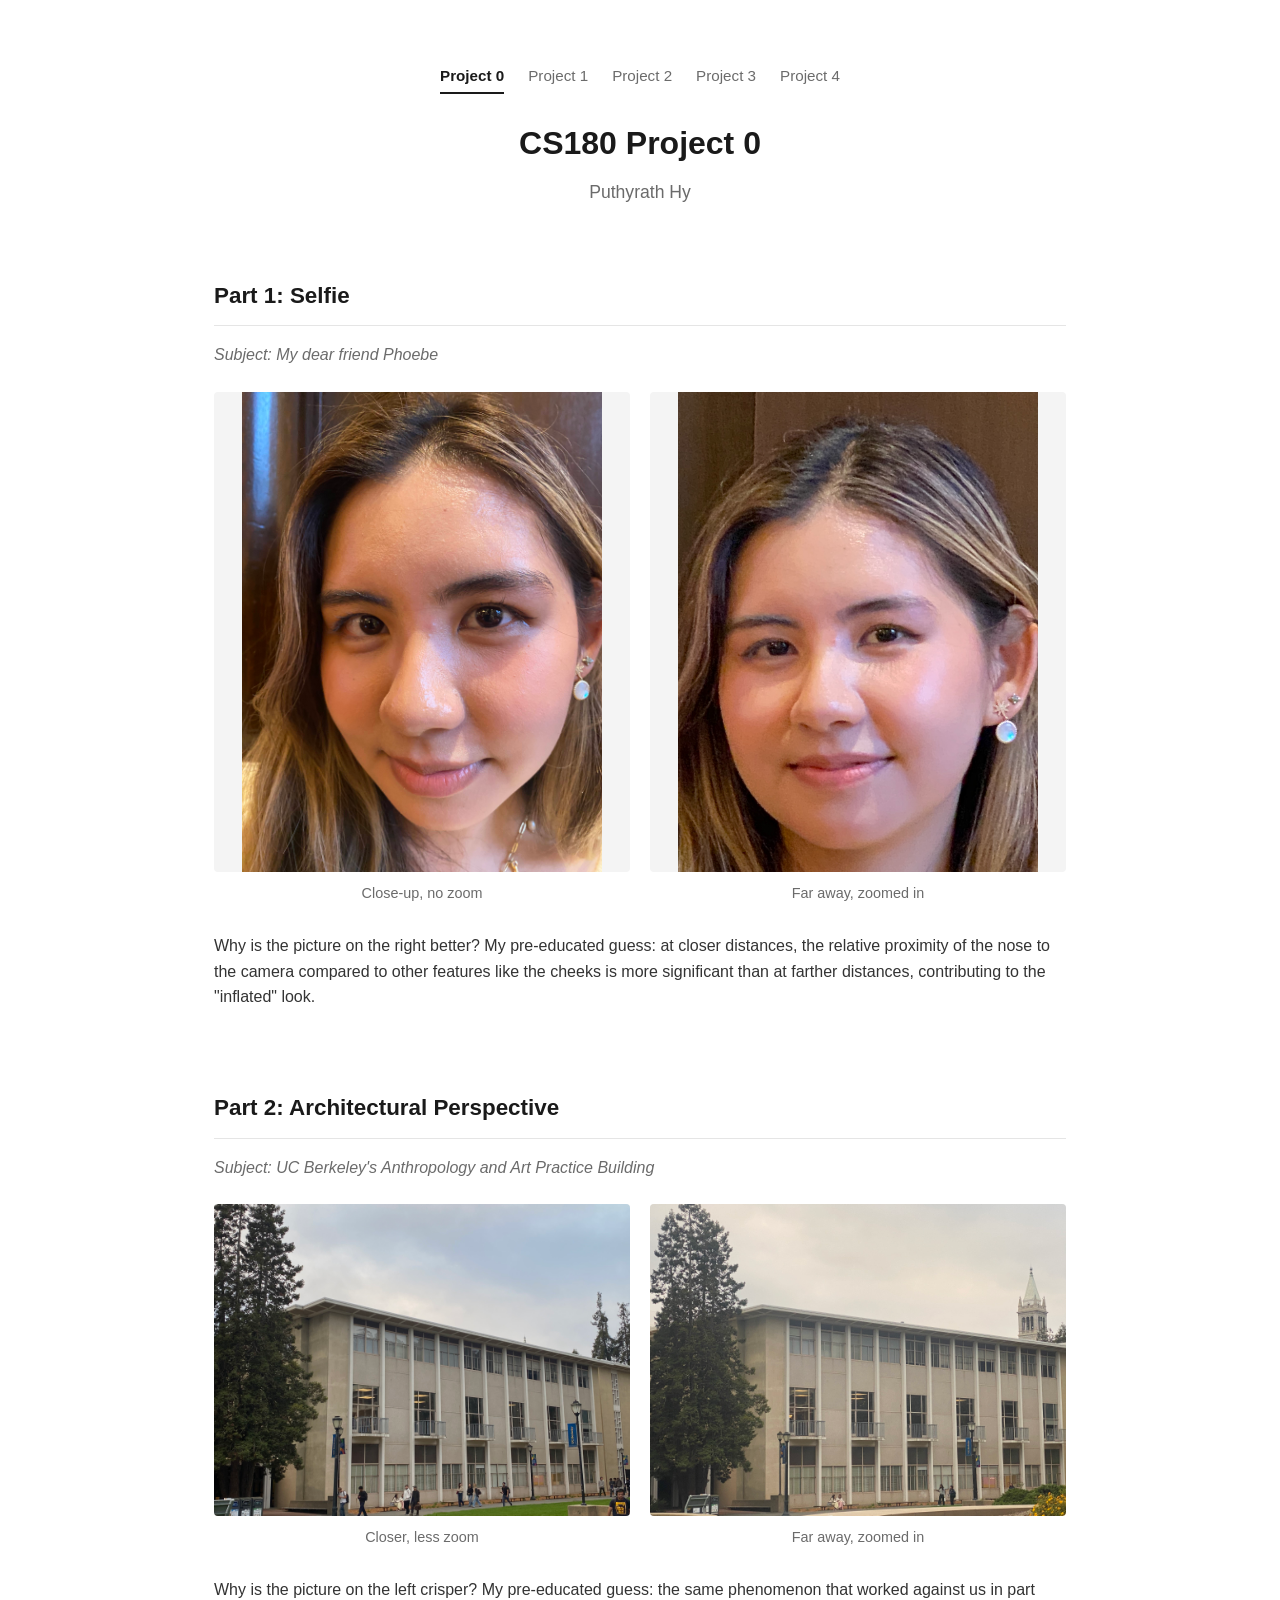
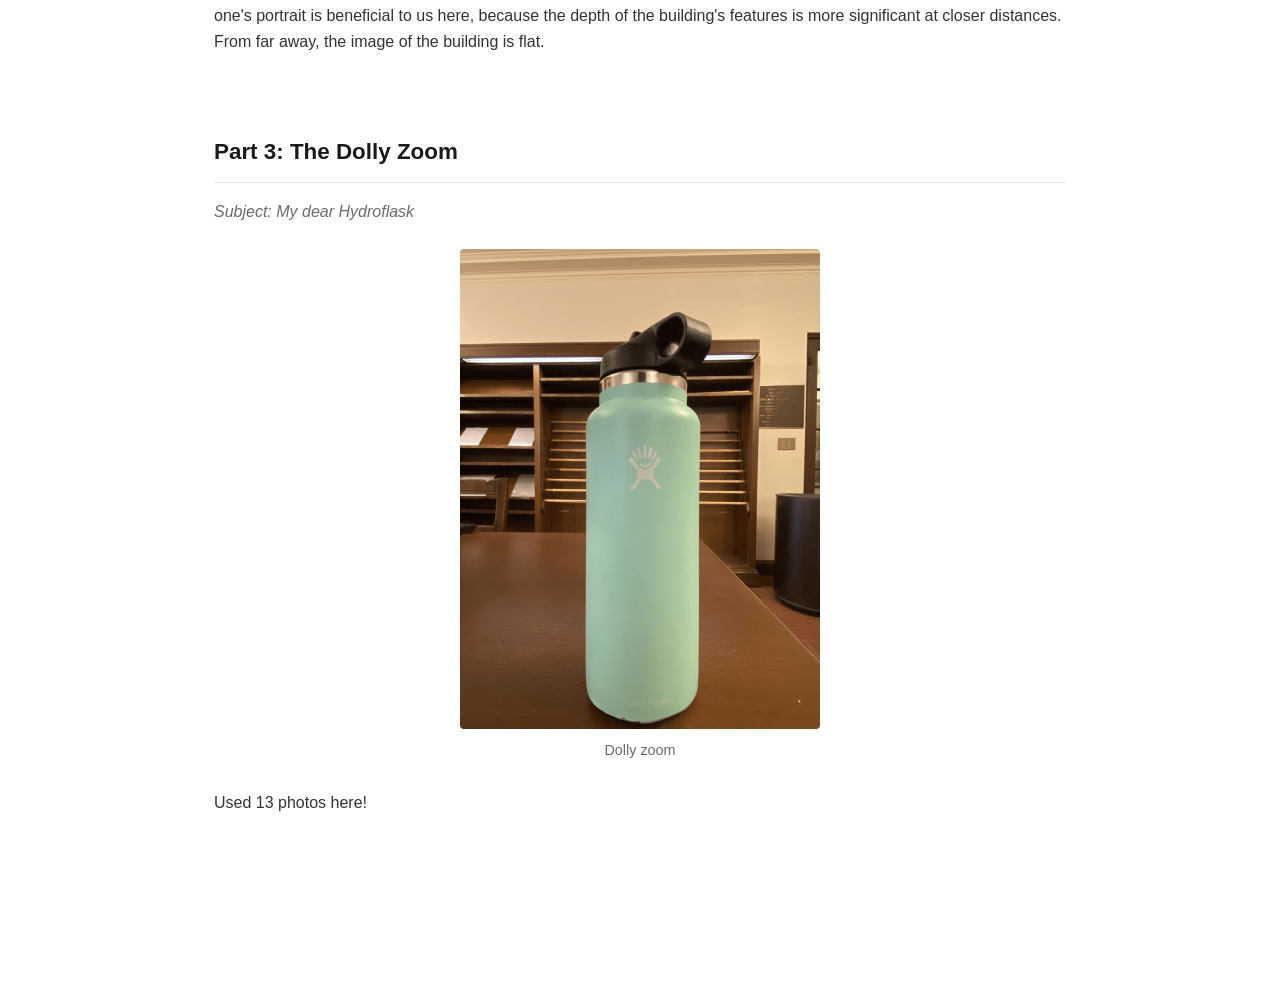
<file: cs180.html>
<!DOCTYPE html>
<html lang="en">
<head>
<meta charset="UTF-8">
<meta name="viewport" content="width=device-width, initial-scale=1.0">
<title>CS180 Project 0 — Puthyrath Hy</title>
<style>
  * {
    box-sizing: border-box;
  }

  body {
    margin: 0;
    background: #ffffff;
    color: #1a1a1a;
    font-family: -apple-system, BlinkMacSystemFont, "Segoe UI", Helvetica, Arial, sans-serif;
    line-height: 1.6;
  }

  main {
    max-width: 900px;
    margin: 0 auto;
    padding: 64px 24px 100px;
  }

  header {
    text-align: center;
    margin-bottom: 72px;
  }

  .project-nav {
    display: flex;
    justify-content: center;
    gap: 24px;
    margin-bottom: 24px;
    font-size: 0.95rem;
  }

  .project-nav a {
    color: #6b6b6b;
    text-decoration: none;
    padding-bottom: 4px;
    border-bottom: 2px solid transparent;
  }

  .project-nav a:hover {
    color: #1a1a1a;
  }

  .project-nav a.active {
    color: #1a1a1a;
    border-bottom-color: #1a1a1a;
    font-weight: 600;
  }

  h1 {
    font-size: 2rem;
    margin: 0 0 8px;
  }

  .author {
    font-size: 1.1rem;
    color: #6b6b6b;
    margin: 0;
  }

  section {
    margin-bottom: 80px;
  }

  h2 {
    font-size: 1.4rem;
    margin: 0 0 4px;
    padding-bottom: 12px;
    border-bottom: 1px solid #e5e5e5;
  }

  .subject {
    font-size: 1rem;
    font-style: italic;
    color: #6b6b6b;
    margin: 16px 0 24px;
  }

  .photo-pair {
    display: grid;
    grid-template-columns: 1fr 1fr;
    gap: 20px;
    align-items: start;
  }

  .photo-single {
    display: flex;
    justify-content: center;
  }

  figure {
    margin: 0;
  }

  figure img {
    width: 100%;
    height: auto;
    max-height: 480px;
    object-fit: contain;
    display: block;
    border-radius: 4px;
    background: #f4f4f4;
    margin: 0 auto;
  }

  .photo-single img {
    max-width: 420px;
  }

  figcaption {
    font-size: 0.9rem;
    color: #6b6b6b;
    text-align: center;
    margin-top: 10px;
  }

  .explanation {
    margin-top: 28px;
    font-size: 1rem;
    color: #333;
  }

  @media (max-width: 640px) {
    .photo-pair {
      grid-template-columns: 1fr;
    }
  }
</style>
</head>
<body>

<main>
  <header>
    <nav class="project-nav">
      <a href="cs180.html" class="active">Project 0</a>
      <a href="cs180-proj1.html">Project 1</a>
      <a href="cs180-proj2.html">Project 2</a>
      <a href="cs180-proj3.html">Project 3</a>
      <a href="cs180-proj4.html">Project 4</a>
    </nav>
    <h1>CS180 Project 0</h1>
    <p class="author">Puthyrath Hy</p>
  </header>

  <section>
    <h2>Part 1: Selfie</h2>
    <p class="subject">Subject: My dear friend Phoebe</p>
    <div class="photo-pair">
      <figure>
        <img src="images/cs180/part1-close-up-no-zoom.jpg" alt="Phoebe photographed close-up with no zoom">
        <figcaption>Close-up, no zoom</figcaption>
      </figure>
      <figure>
        <img src="images/cs180/part1-far-away-zoom.jpeg" alt="Phoebe photographed from far away, zoomed in">
        <figcaption>Far away, zoomed in</figcaption>
      </figure>
    </div>
    <p class="explanation">Why is the picture on the right better? My pre-educated guess: at closer distances, the relative proximity of the nose to the camera compared to other features like the cheeks is more significant than at farther distances, contributing to the "inflated" look.</p>
  </section>

  <section>
    <h2>Part 2: Architectural Perspective</h2>
    <p class="subject">Subject: UC Berkeley's Anthropology and Art Practice Building</p>
    <div class="photo-pair">
      <figure>
        <img src="images/cs180/part2-closer-less-zoom.jpg" alt="The Anthropology and Art Practice building photographed up close with less zoom">
        <figcaption>Closer, less zoom</figcaption>
      </figure>
      <figure>
        <img src="images/cs180/part2-far-away-zoom.jpg" alt="The Anthropology and Art Practice building photographed from far away, zoomed in">
        <figcaption>Far away, zoomed in</figcaption>
      </figure>
    </div>
    <p class="explanation">Why is the picture on the left crisper? My pre-educated guess: the same phenomenon that worked against us in part one's portrait is beneficial to us here, because the depth of the building's features is more significant at closer distances. From far away, the image of the building is flat.</p>
  </section>

  <section>
    <h2>Part 3: The Dolly Zoom</h2>
    <p class="subject">Subject: My dear Hydroflask</p>
    <div class="photo-single">
      <figure>
        <img src="images/cs180/part3.gif" alt="Dolly zoom effect on a Hydroflask, moving backward while zooming in">
        <figcaption>Dolly zoom</figcaption>
      </figure>
    </div>
    <p class="explanation">Used 13 photos here!</p>
  </section>
</main>

</body>
</html>
</file>
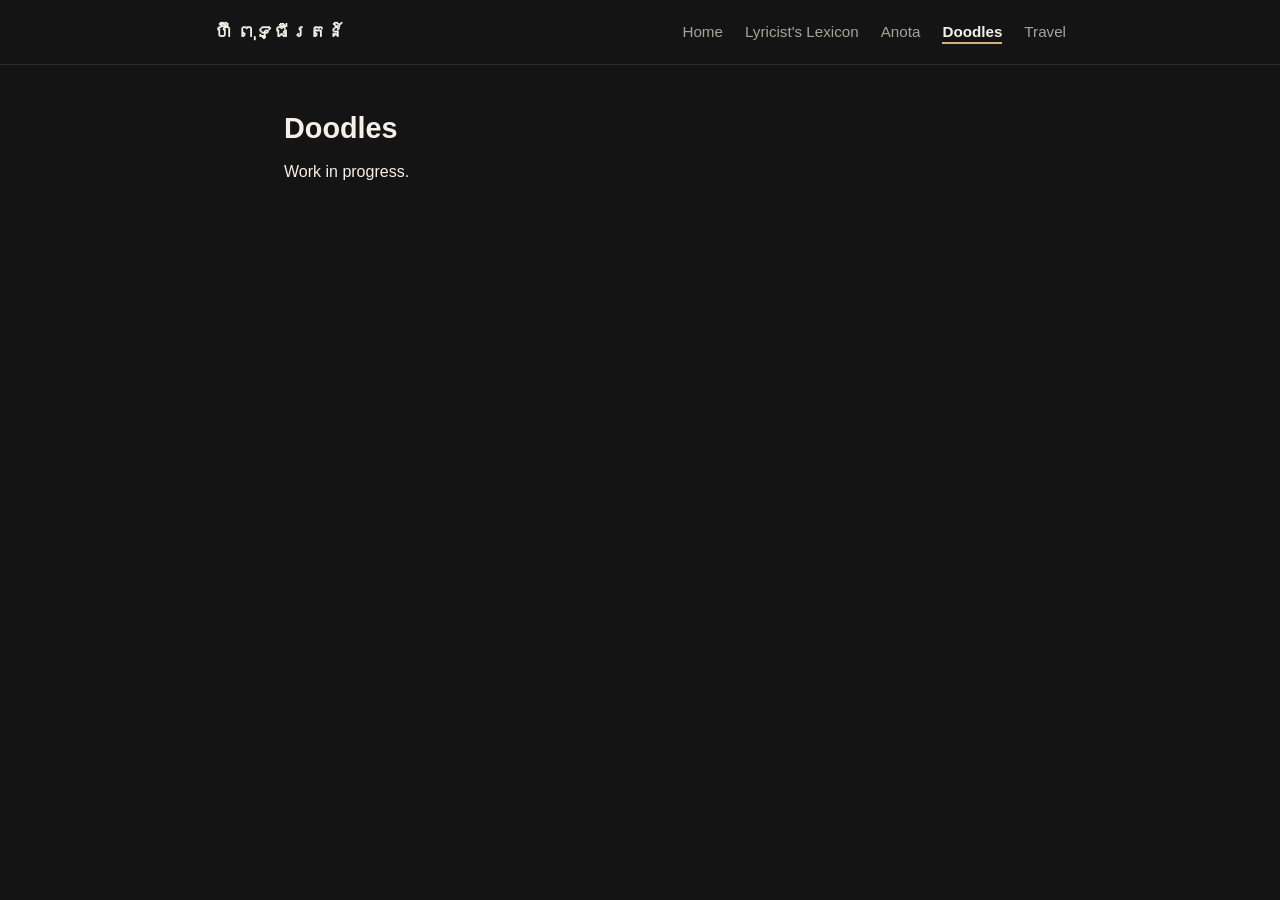
<file: doodles.html>
<!DOCTYPE html>
<html lang="en">
<head>
<meta charset="UTF-8">
<meta name="viewport" content="width=device-width, initial-scale=1.0">
<title>Doodles — Rath Hy</title>
<link rel="stylesheet" href="style.css">
</head>
<body>

<header class="site-header">
  <nav class="nav">
    <a href="index.html" class="nav-name">ហ៊ី ពុទ្ធីរតន៍</a>
    <button class="nav-toggle" aria-label="Toggle navigation" aria-expanded="false">☰</button>
    <ul class="nav-links">
      <li><a href="index.html">Home</a></li>
      <li><a href="lyricists-lexicon.html">Lyricist's Lexicon</a></li>
      <li><a href="anota.html">Anota</a></li>
      <li><a href="doodles.html" class="active">Doodles</a></li>
      <li><a href="travel.html">Travel</a></li>
    </ul>
  </nav>
</header>

<main>
  <h1>Doodles</h1>
  <p>Work in progress.</p>
</main>

<script>
  const toggle = document.querySelector('.nav-toggle');
  const links = document.querySelector('.nav-links');
  toggle.addEventListener('click', () => {
    const open = links.classList.toggle('open');
    toggle.setAttribute('aria-expanded', open);
  });
</script>

</body>
</html>
</file>
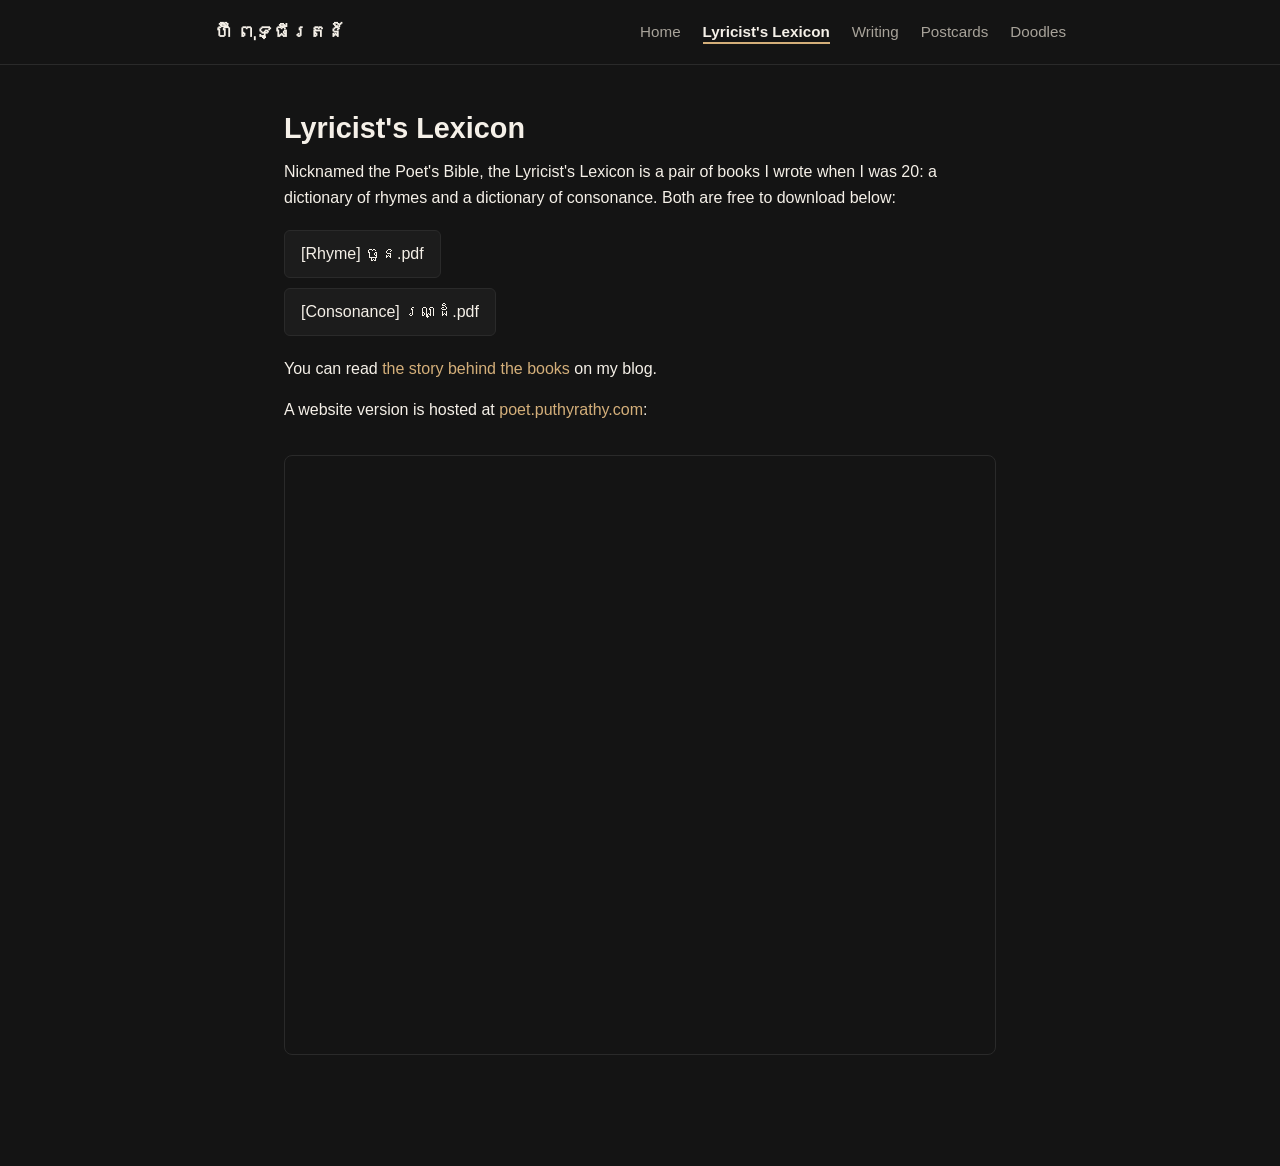
<file: lyricists-lexicon.html>
<!DOCTYPE html>
<html lang="en">
<head>
<meta charset="UTF-8">
<meta name="viewport" content="width=device-width, initial-scale=1.0">
<title>Lyricist's Lexicon — Rath Hy</title>
<link rel="stylesheet" href="style.css">
</head>
<body>

<header class="site-header">
  <nav class="nav">
    <a href="index.html" class="nav-name">ហ៊ី ពុទ្ធីរតន៍</a>
    <button class="nav-toggle" aria-label="Toggle navigation" aria-expanded="false">☰</button>
    <ul class="nav-links">
      <li><a href="index.html">Home</a></li>
      <li><a href="lyricists-lexicon.html" class="active">Lyricist's Lexicon</a></li>
      <li><a href="writing.html">Writing</a></li>
      <li><a href="postcards.html">Postcards</a></li>
      <li><a href="doodles/index.html">Doodles</a></li>
    </ul>
  </nav>
</header>

<main>
  <h1>Lyricist's Lexicon</h1>
  <p>
    Nicknamed the Poet's Bible, the Lyricist's Lexicon is a pair of books I wrote when I was 20: a dictionary
    of rhymes and a dictionary of consonance. Both are free to download below:
  </p>

  <ul class="download-list">
    <li><a href="https://drive.google.com/file/d/1M67l9snzCuePZJO1xp_HLiyOTLHihpLi/view?usp=drive_link">[Rhyme] ចួន.pdf</a></li>
    <li><a href="https://drive.google.com/file/d/1eJ7VnBeoJO8ibSmjC05Sw-jSss_7LLMv/view?usp=drive_link">[Consonance] រណ្ដំ.pdf</a></li>
  </ul>

  <p>You can read <a href="https://substack.com/home/post/p-192805991" target="_blank" rel="noopener">the story behind the books</a> on my blog.</p>

  <p>A website version is hosted at <a href="https://poet.puthyrathy.com" target="_blank" rel="noopener">poet.puthyrathy.com</a>:</p>
  <iframe class="embed-frame" src="https://poet.puthyrathy.com" height="600" title="Lyricist's Lexicon website"></iframe>

  
</main>

<script>
  const toggle = document.querySelector('.nav-toggle');
  const links = document.querySelector('.nav-links');
  toggle.addEventListener('click', () => {
    const open = links.classList.toggle('open');
    toggle.setAttribute('aria-expanded', open);
  });
</script>

</body>
</html>
</file>
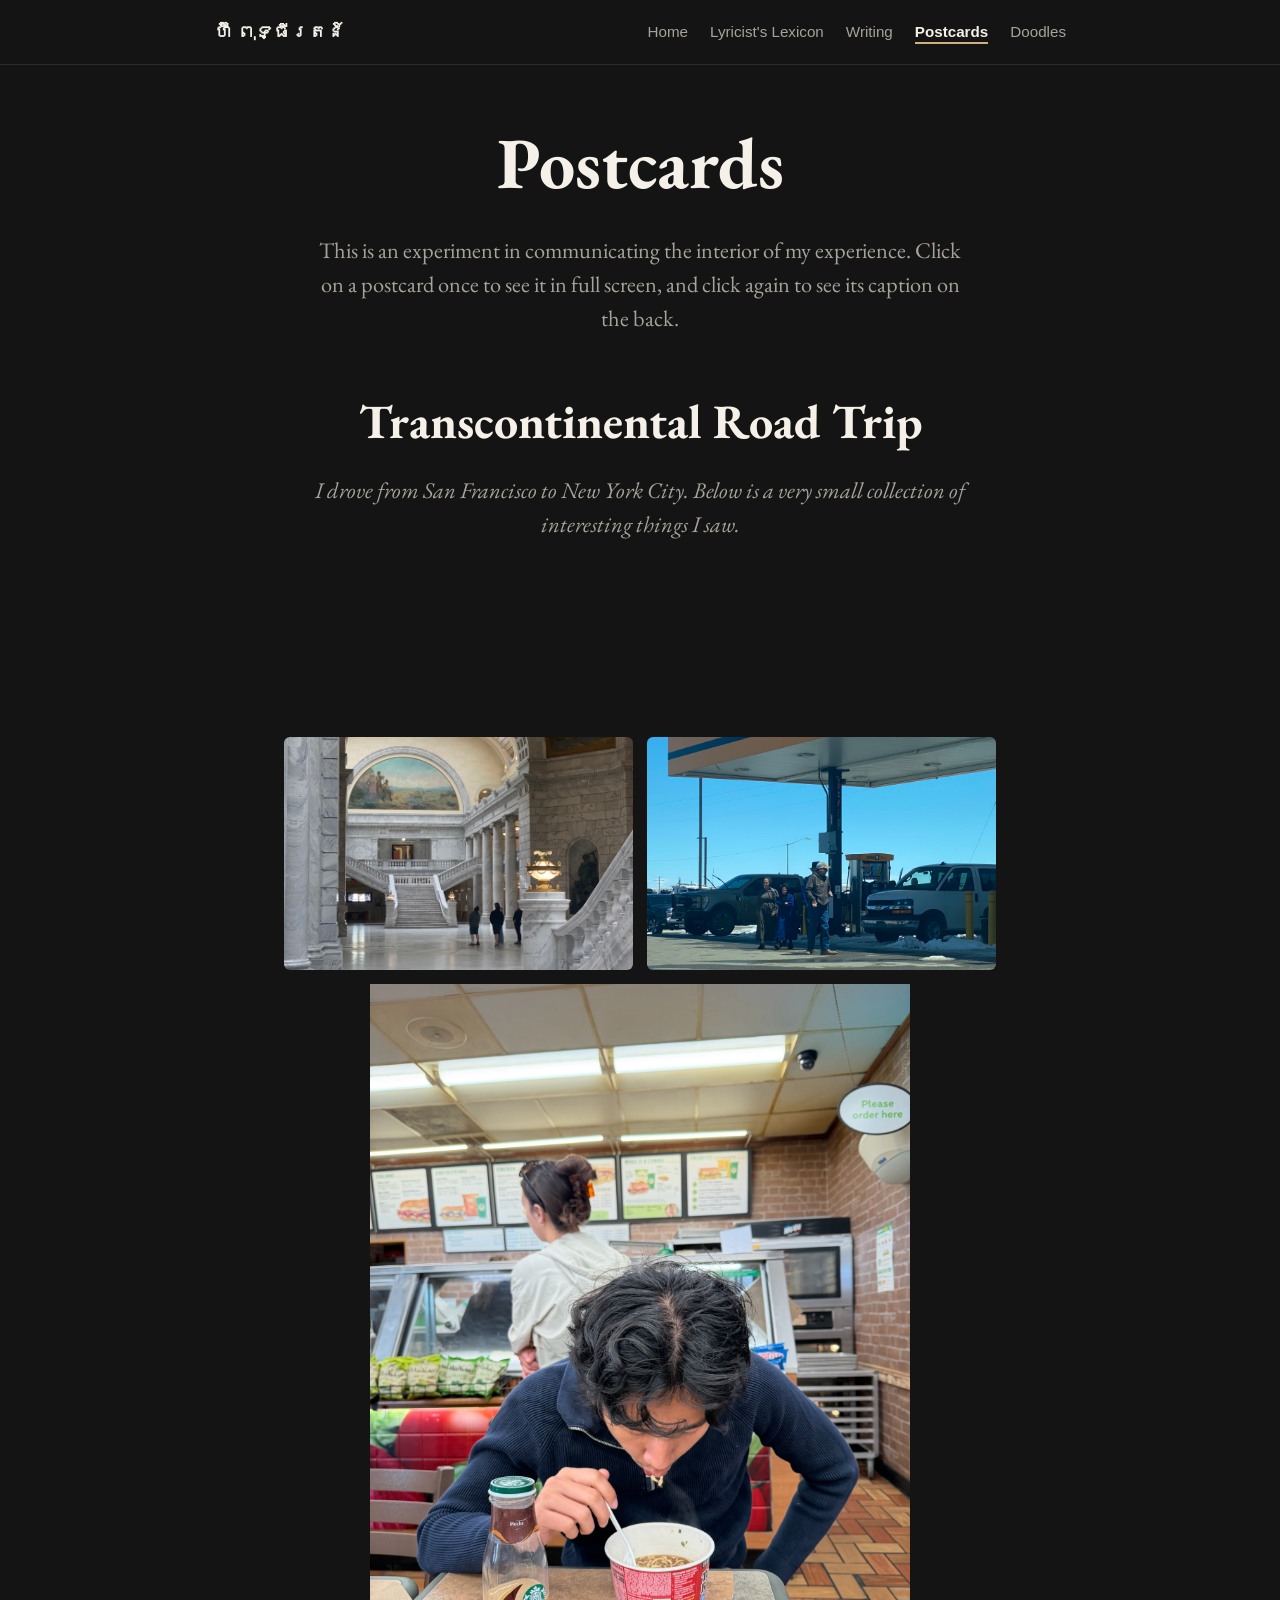
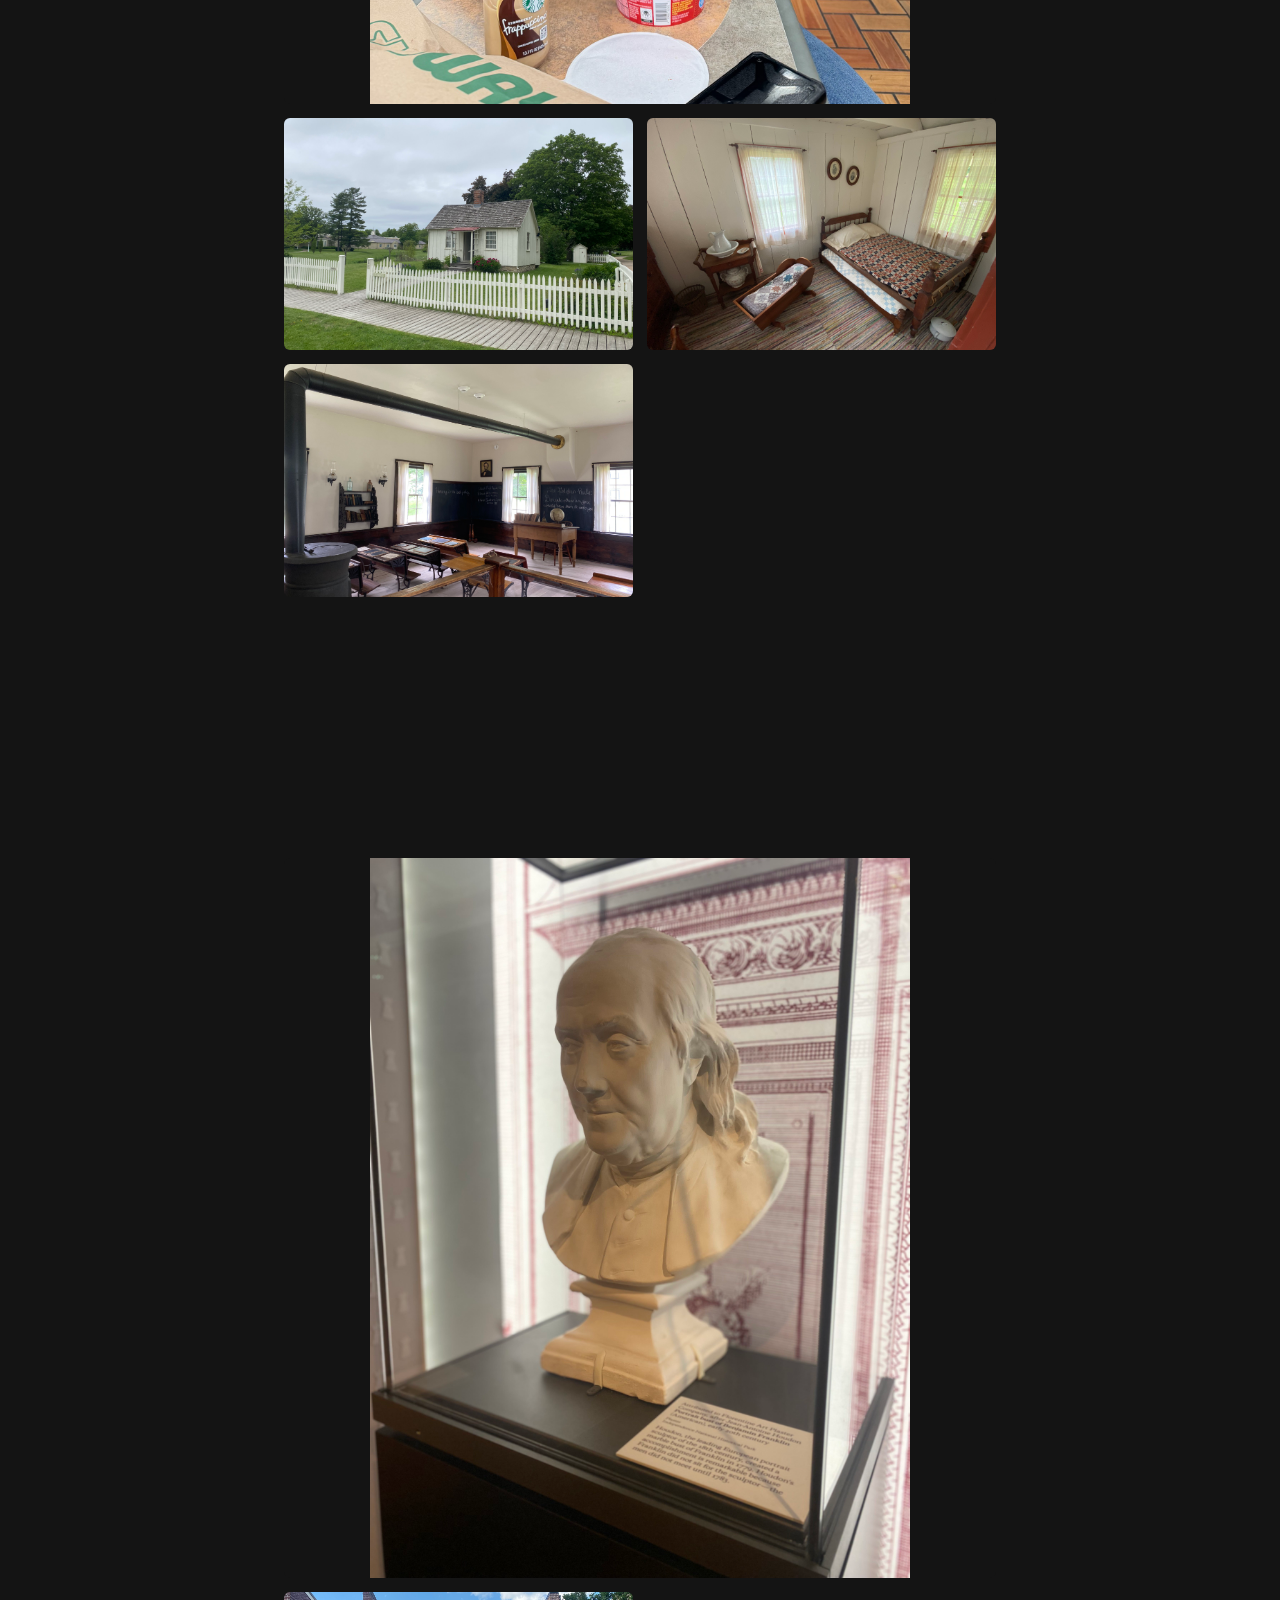
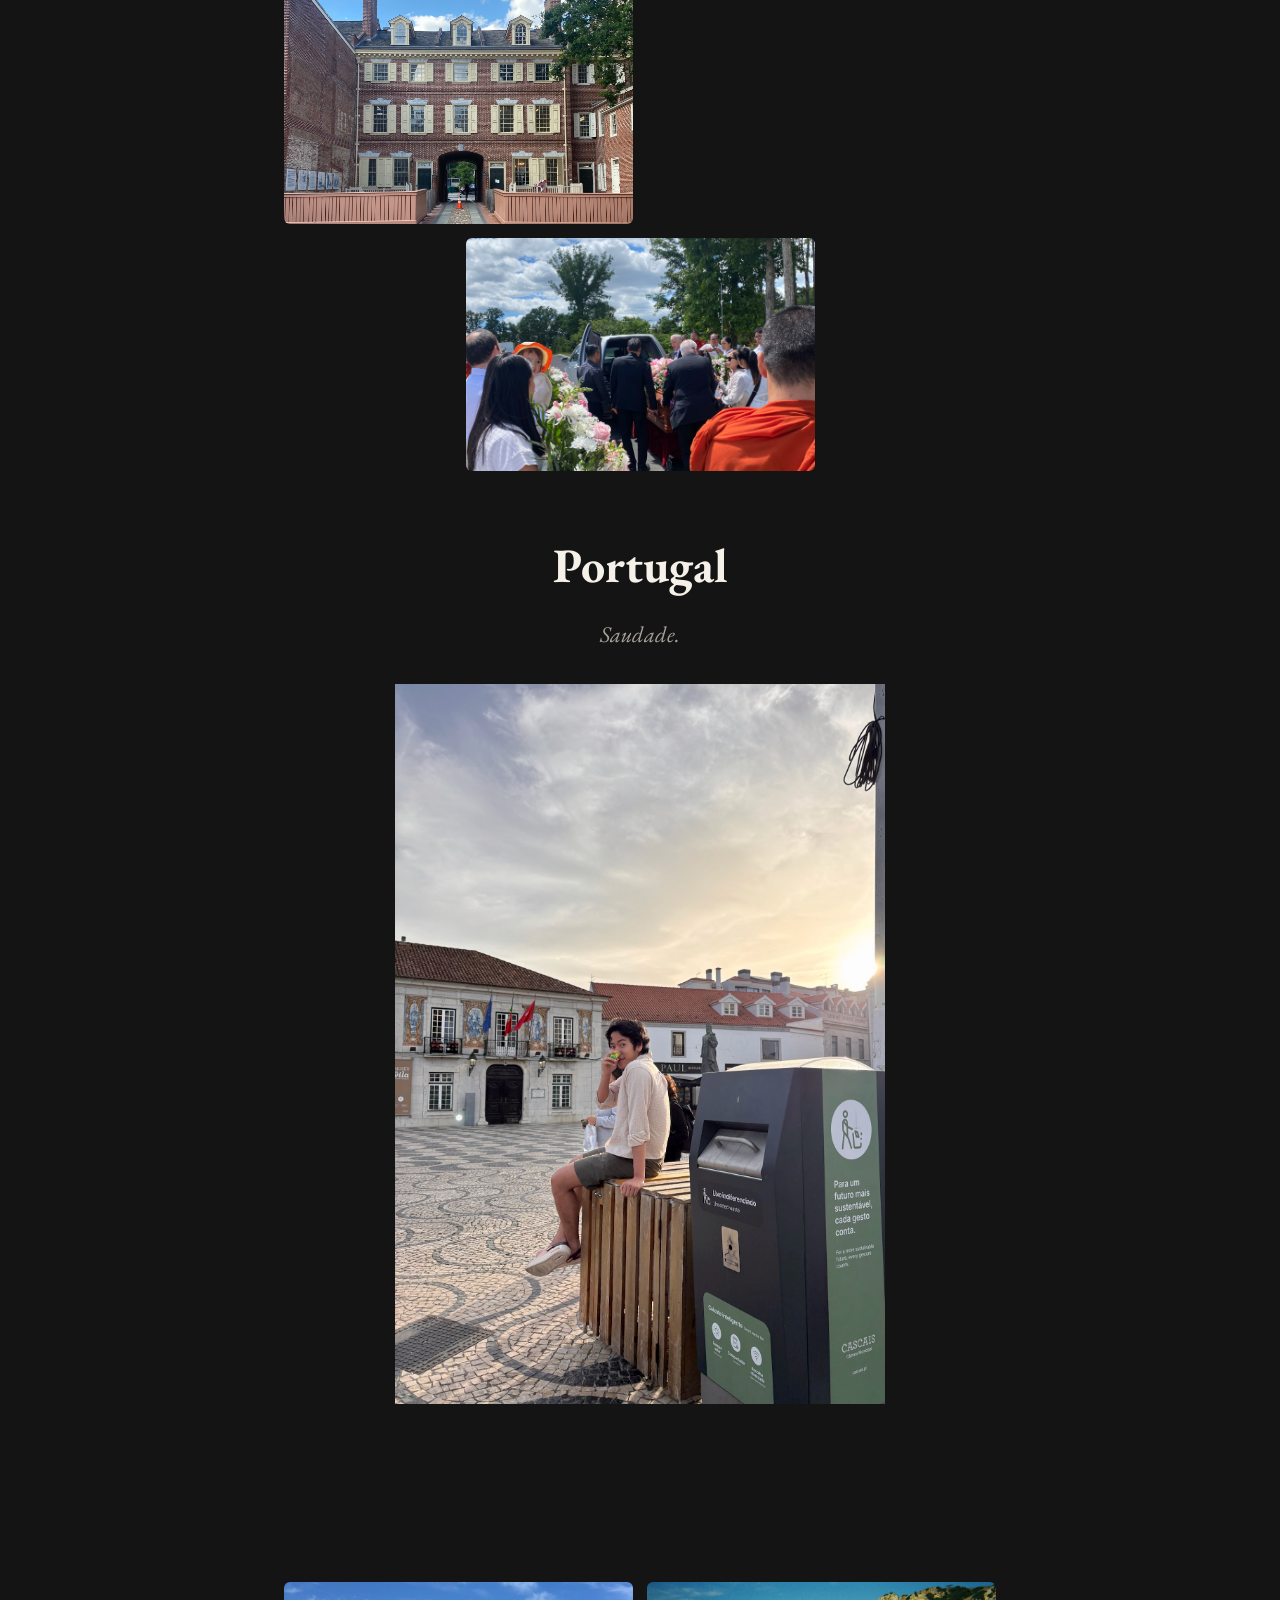
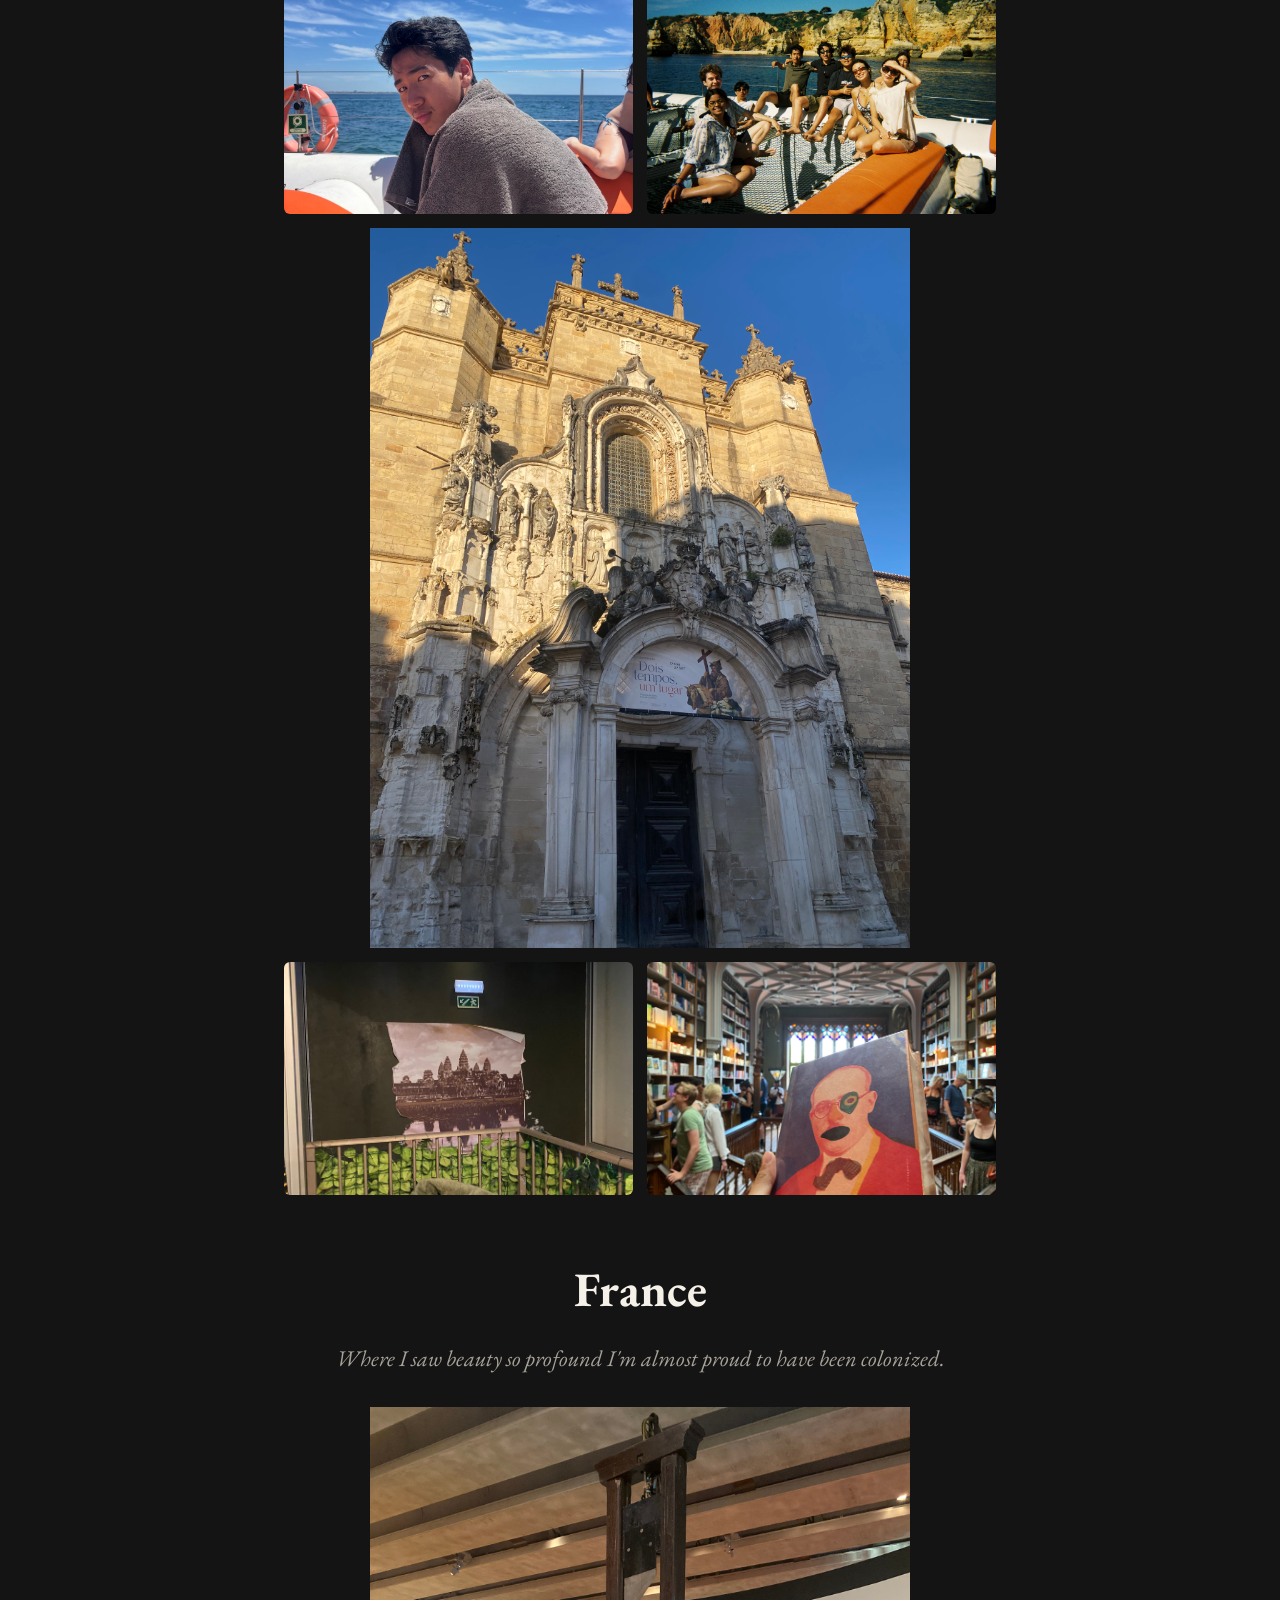
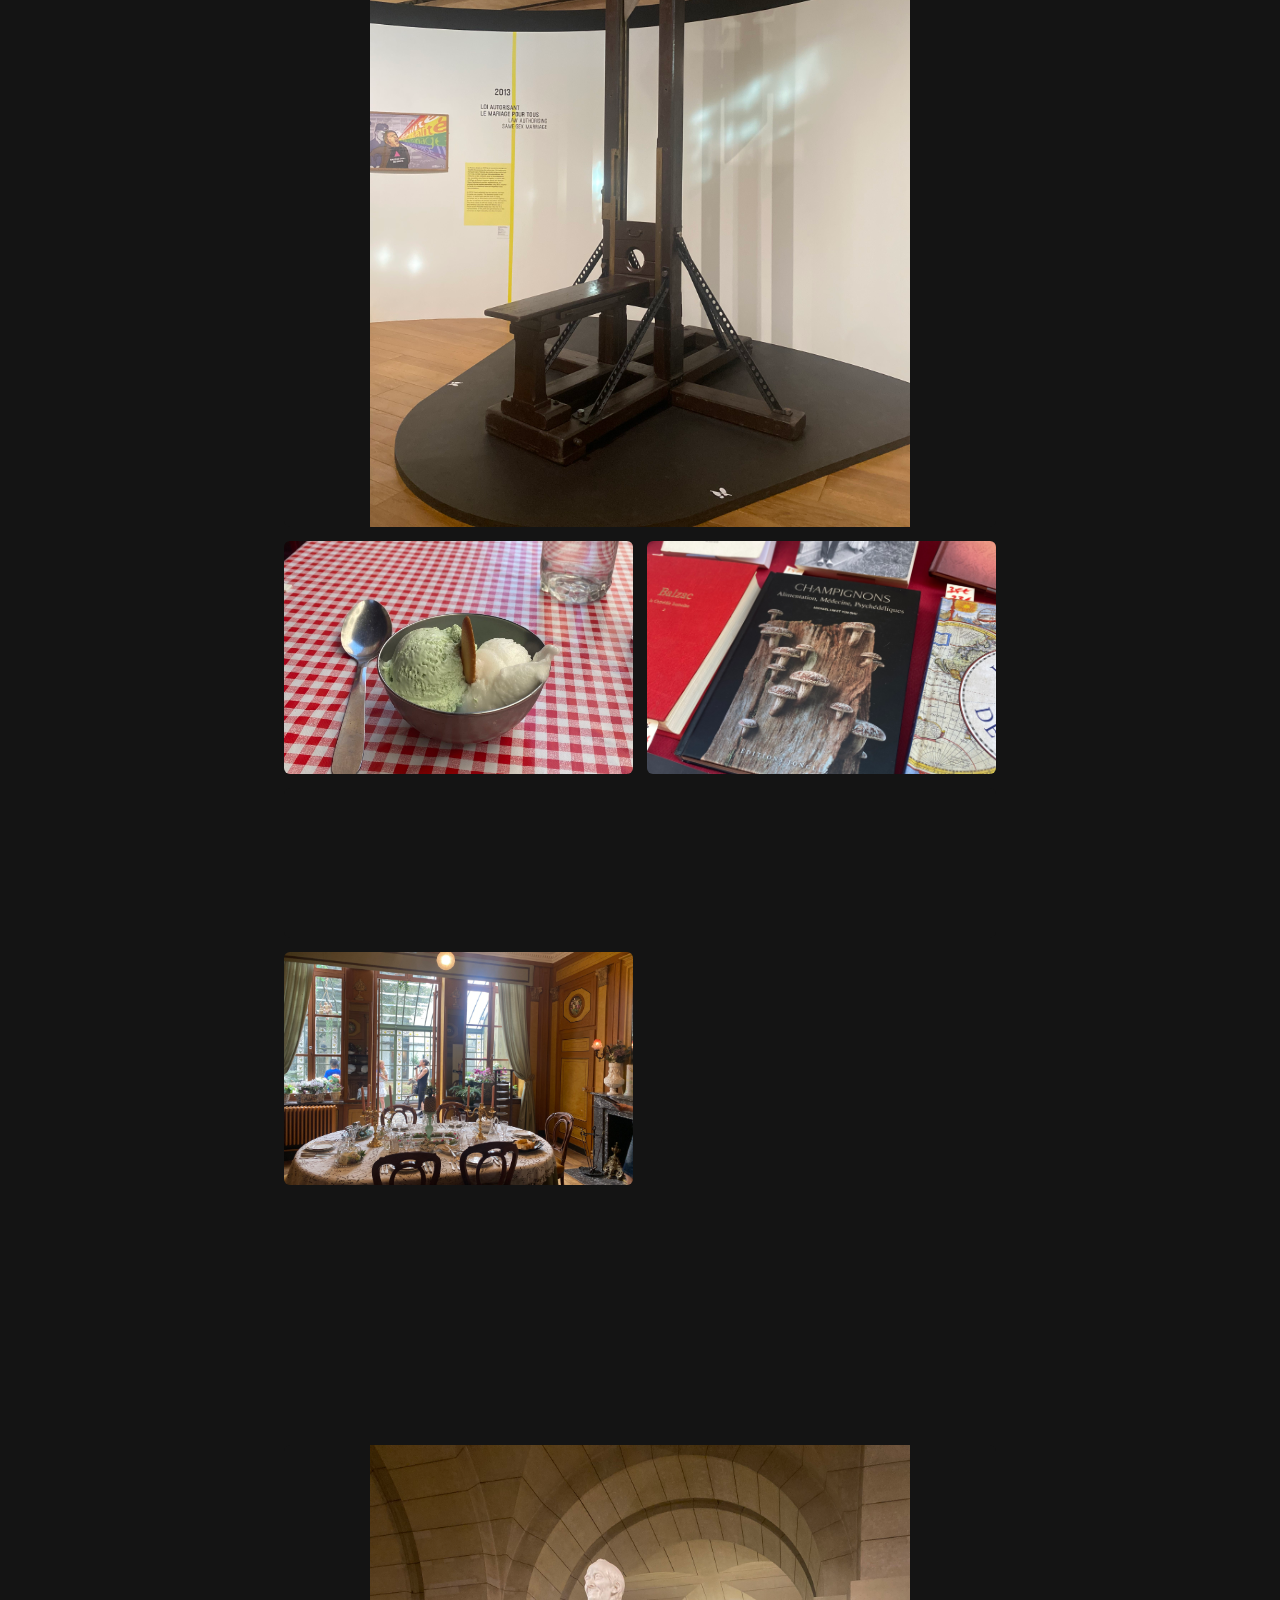
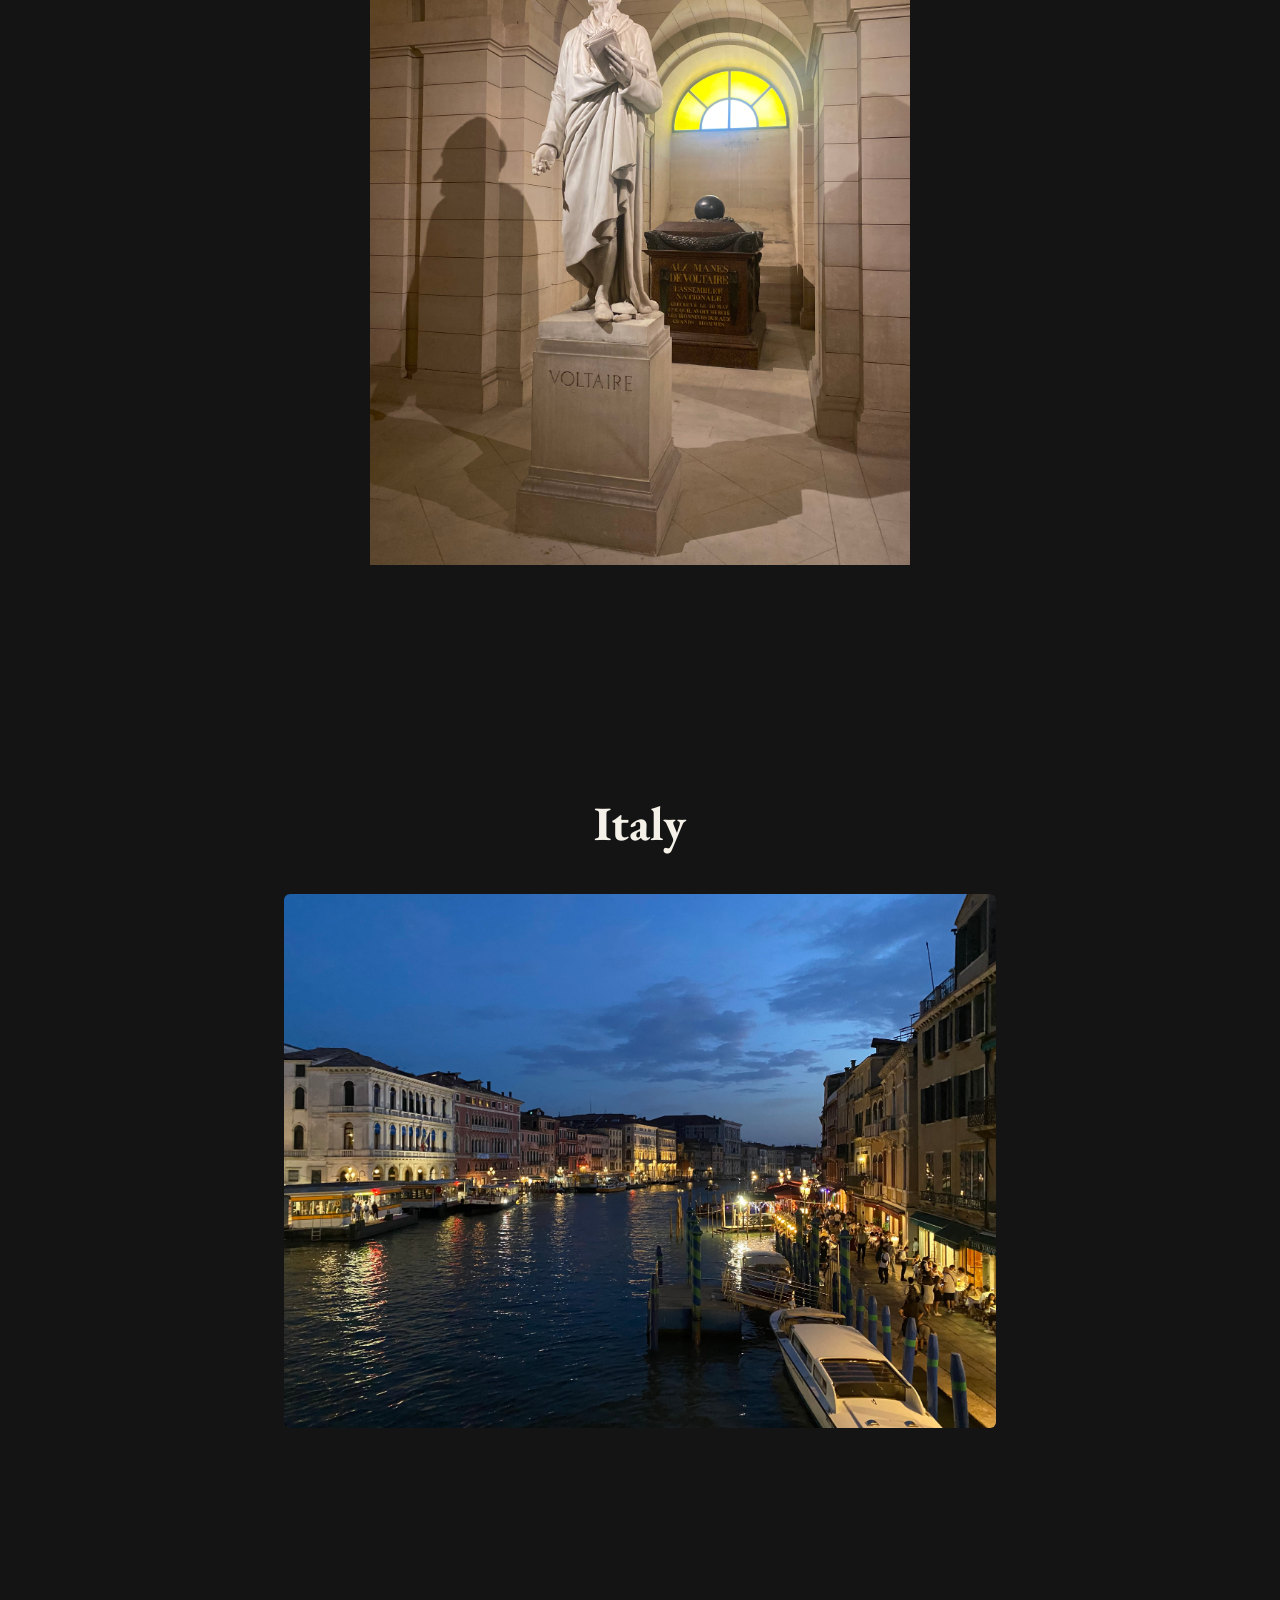
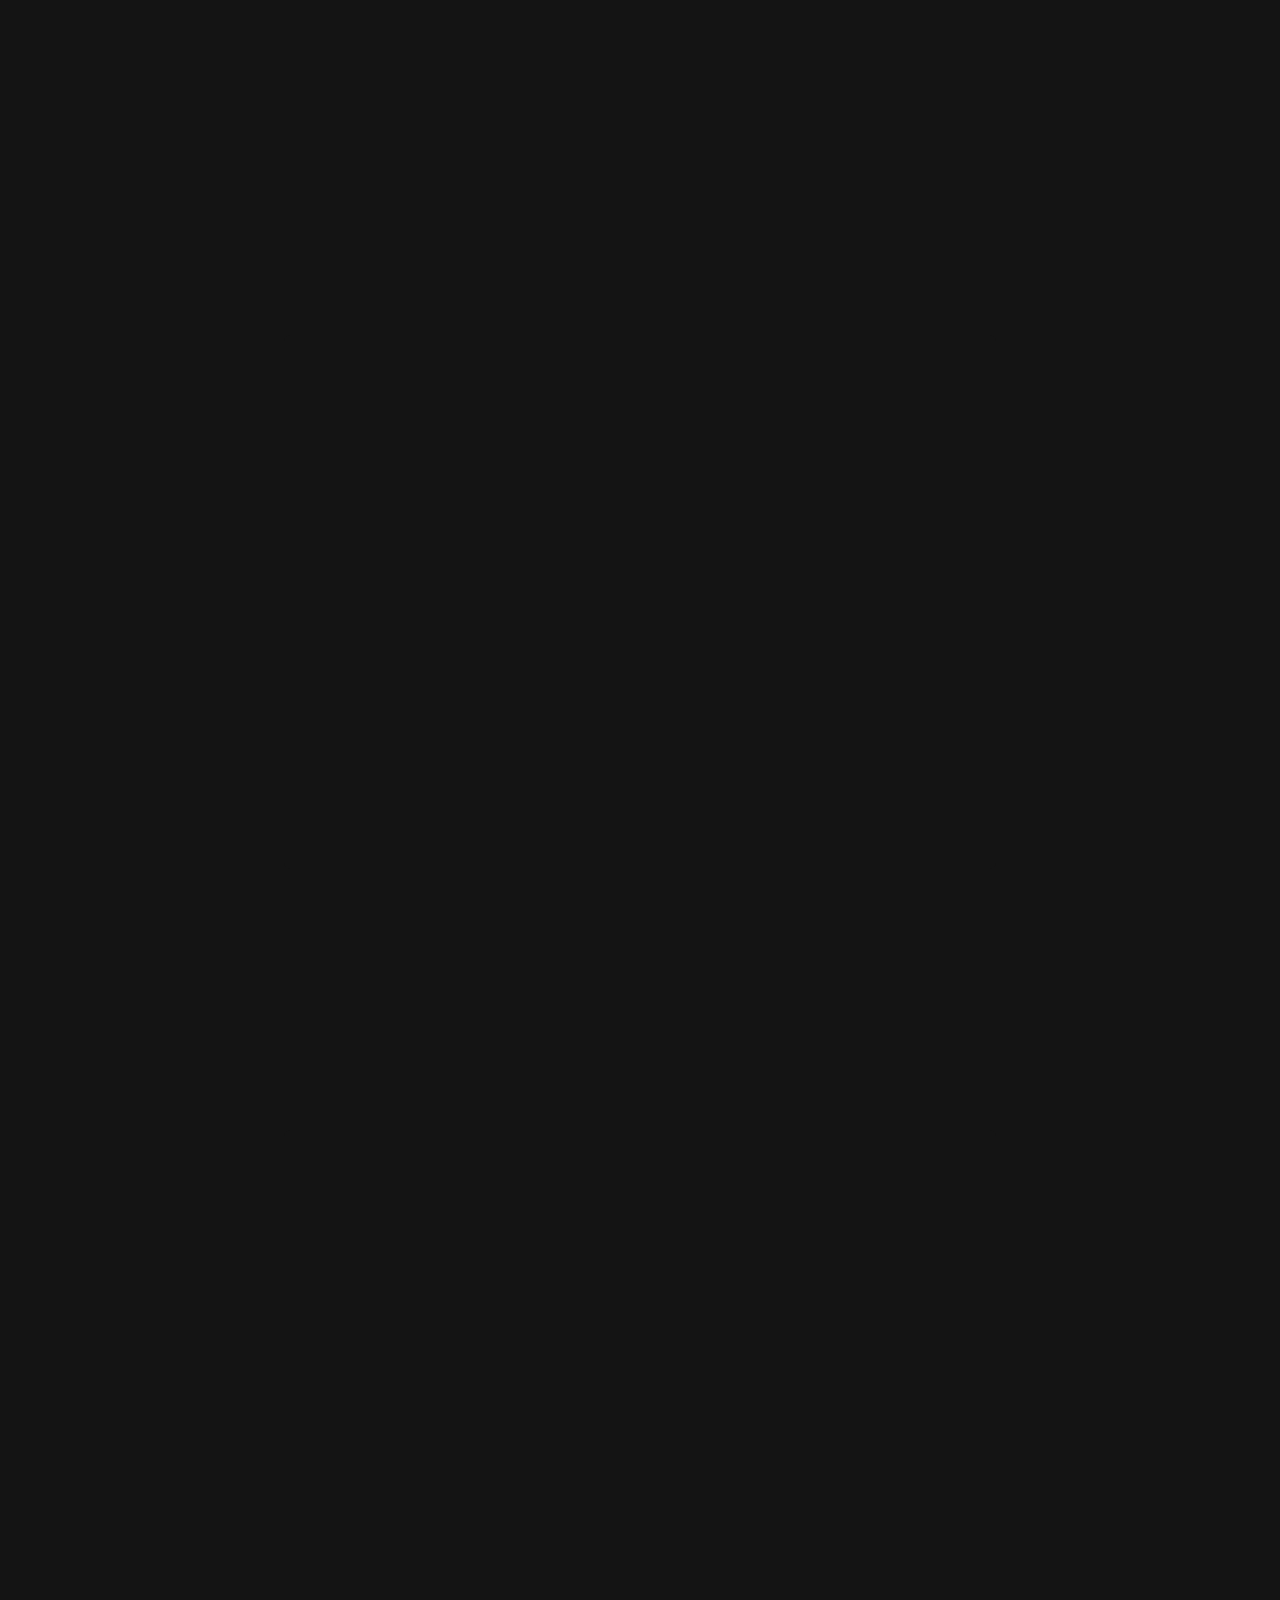
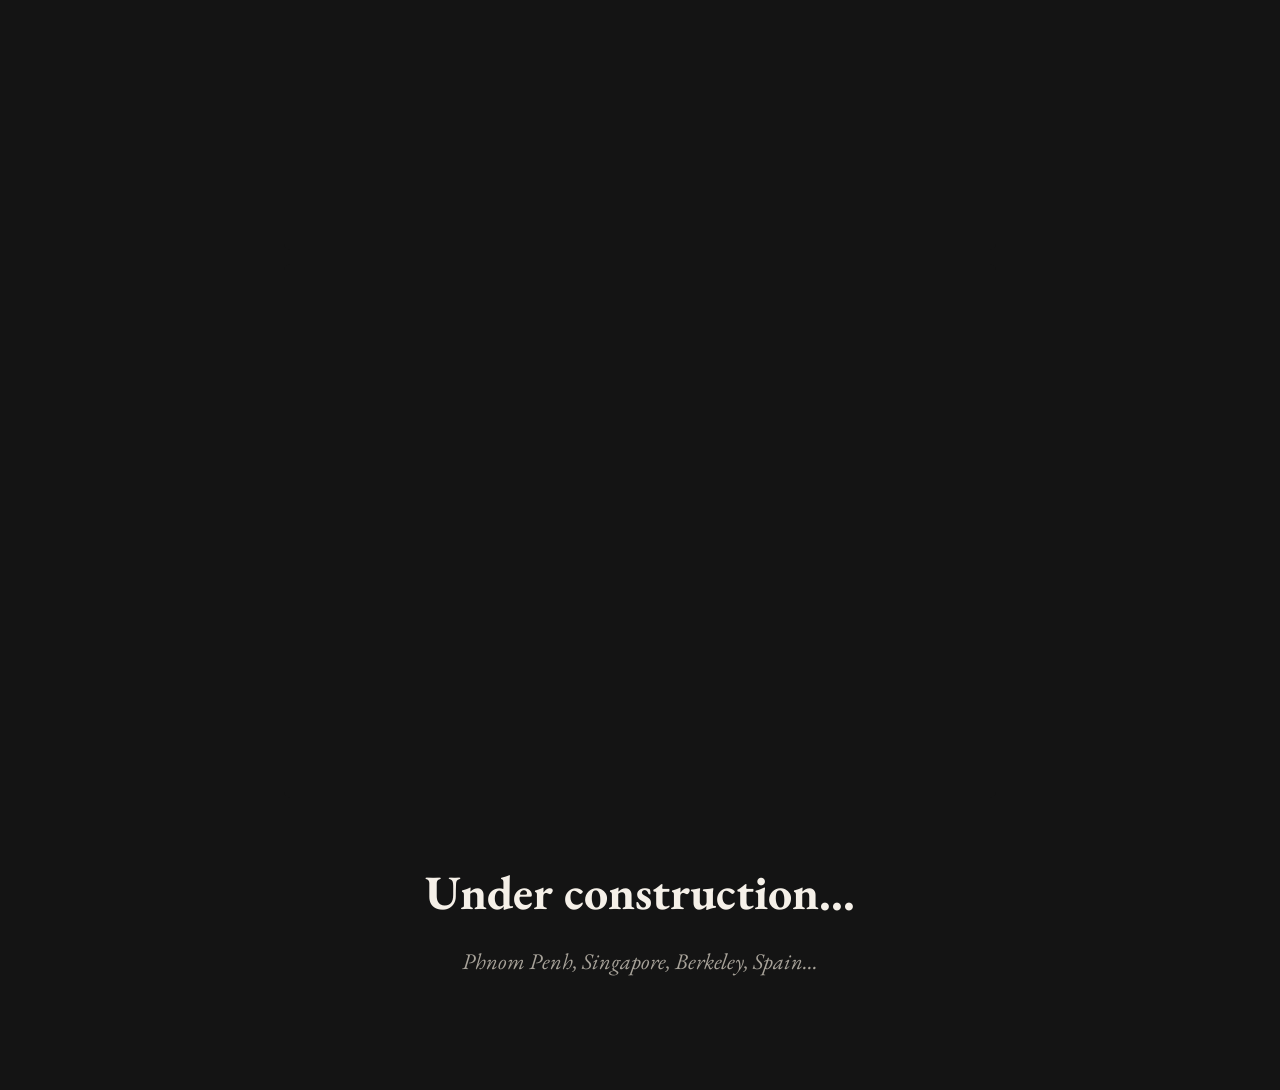
<file: postcards.html>
<!DOCTYPE html>
<html lang="en">
<head>
<meta charset="UTF-8">
<meta name="viewport" content="width=device-width, initial-scale=1.0">
<title>Postcards — Rath Hy</title>
<link rel="stylesheet" href="style.css">
<link rel="preconnect" href="https://fonts.googleapis.com">
<link href="https://fonts.googleapis.com/css2?family=EB+Garamond:ital,wght@0,400..800;1,400..800&display=swap" rel="stylesheet">
</head>
<body>

<header class="site-header">
  <nav class="nav">
    <a href="index.html" class="nav-name">ហ៊ី ពុទ្ធីរតន៍</a>
    <button class="nav-toggle" aria-label="Toggle navigation" aria-expanded="false">☰</button>
    <ul class="nav-links">
      <li><a href="index.html">Home</a></li>
      <li><a href="lyricists-lexicon.html">Lyricist's Lexicon</a></li>
      <li><a href="writing.html">Writing</a></li>
      <li><a href="postcards.html" class="active">Postcards</a></li>
      <li><a href="doodles/index.html">Doodles</a></li>
    </ul>
  </nav>
</header>

<main>
  <h1 class="travel-heading">Postcards</h1>
  <p class="page-description">This is an experiment in communicating the interior of my experience. Click on a postcard once to see it in full screen, and click again to see its caption on the back.</p>

  <div id="sections"></div>
</main>

<div class="lightbox" id="lightbox">
  <button class="lightbox-close" aria-label="Close">&times;</button>
  <div class="lightbox-card">
    <div class="lightbox-inner">
      <div class="lightbox-face lightbox-face-front"></div>
      <div class="lightbox-face lightbox-face-back">
        <p></p>
      </div>
    </div>
  </div>
</div>

<script>
  const toggle = document.querySelector('.nav-toggle');
  const links = document.querySelector('.nav-links');
  toggle.addEventListener('click', () => {
    const open = links.classList.toggle('open');
    toggle.setAttribute('aria-expanded', open);
  });

  // Each section groups a set of postcards under a title + description.
  // Add a new object to SECTIONS to start a new trip/grouping — it gets
  // its own heading, subtitle, and card grid.
  //
  // Per card: use "photo" for a still image, or "video" for a clip
  // (< 10s recommended). Videos autoplay on loop with no controls —
  // there's no way to pause them. Add "full: true" to give a card its
  // own row at its original aspect ratio (no cropping) instead of the
  // standard 3:2 grid slot — other postcards flow around it automatically.
  const SECTIONS = [
    {
      title: "Transcontinental Road Trip",
      description: "I drove from San Francisco to New York City. Below is a very small collection of interesting things I saw.",
      cards: [
        { video: "videos/tahoe.mp4", full: true, caption: "The serenity of Lake Tahoe." },
        { photo: "images/utah-capitol.jpg", caption: "The Utah State Capitol, in which stands a marvelous statue of Brigham Young that I failed to photograph flatteringly." },
        { photo: "images/amish.jpg", caption: "The Amish people I glimpsed in bumfuck nowhere, Wyoming, where I had to brave a snowstorm in the middle of summer."},

        { photo: "images/fine-dining.jpg", full: true, caption: "The fine dining I frequently enjoyed." },

        { photo: "images/hoover-outside.jpg", caption: "The cottage in Iowa where Herbert Hoover was born." },
        { photo: "images/hoover-inside.jpg", caption: "The inside of Hoover's cottage." },
        { photo: "images/hoover-classroom.jpg", caption: "The schoolhouse Hoover may have attended." },

        { video: "videos/chicago.mp4", caption: "The Chicago Riverwalk." },
        { photo: "images/pizza.jpg", caption: "The famous (but dogshit) Chicago-style deep-dish pizza." },

        { photo: "images/franklin-bust.jpg", full: true, caption: "The bust of Benjamin Franklin, the man I so admired I took a nickname after him, until a friend said that Ben is a dog's name."},
        { photo: "images/franklin-walkway.jpg", caption: "The archway through which Franklin once walked."},
        { photo: "images/zombies.jpg", caption: "The zombies of Kensington Avenue in Philadelphia."},

        { photo: "images/funeral.jpg", caption: "The funeral I attended in New Jersey, during which I experienced the harrowing pressing of the button of the cremator."},
        
        // { photo: "images/", caption: "?" },
        // { video: "chicago/", caption: "?" },
      ]
    },

    {
      title: "Portugal",
      description: "Saudade.",
      cards: [
        { photo: "images/portugal/inhaler.jpeg", full: true, caption: "The herbal inhaler from which I was inseperable until its untimely disappearance during a frisbee game."},
        { video: "videos/fight.mp4", full: true, caption: "The American-esque scene that greeted us our first night in Lisbon." },
        { photo: "images/portugal/me.jpg", caption: "The cruise in Lagos." },
        { photo: "images/portugal/group.jpg", caption: "The group of travelers from Berkeley." },
        { photo: "images/portugal/dvorak-church.jpg", full: true, caption: "The church in Coimbra where I listened to the fourth movement of Dvořák's New World symphony." },
        { photo: "images/portugal/cambodian-sanctuary.jpg", caption: "The inside of the bar in Lagos named Cambodian Refuge, whose owner coldly informed me that they had no connection to Cambodia besides having visited once." },
        { photo: "images/portugal/pessoa.jpg", caption: "The Book of Disquiet, purchased at the bookstore in Porto falsely thought to have inspired J.K. Rowling." },
      ]
    },

    {
      title: "France",
      description: "Where I saw beauty so profound I'm almost proud to have been colonized.",
      cards: [
        { photo: "images/france/guillotine.jpg", full: true, caption: "The guillotine I saw in Marseille." },
        { photo: "images/france/icecream.jpg", caption: "The desert of the heaviest meal I've had in my life, at a <em>Bouchon Lyonnais</em>." },
        { photo: "images/france/mushrooms.jpg", caption: "The guide to the world beyond." },
        { video: "videos/nice.mp4", full: true, caption: "The seductiveness of Nice, where I experienced my first <em>plage de galets</em> thanks to Hugo, the handsome stranger who watched my stuff while I swam." },

        { photo: "images/france/de-gaulle.jpg", caption: "The dining table in Charles de Gaulle's childhood home." },
        { photo: "images/france/mont-saint-michel.jpg", caption: "The monument I visited only because I mistook Caen for Cosne-Cours-sur-Loire." },
        { photo: "images/france/swastika.jpg", caption: "The Mémorial de Caen, which, fittingly, is the most memorable museum I've ever visited." },

        { photo: "images/france/proust.jpg", caption: "The bed in which Marcel Proust lay writing <em>In Search of Lost Time</em>, on which he spent a total of thirteen years." },
        { photo: "images/france/voltaire.jpg", full: true, caption: "The tomb of Voltaire." },
        { video: "videos/eiffel.mp4", full: true, caption: "The surprise I felt when the Eiffel Tower started sparkling freed me momentarily from the pain of being single and alone in the City of Love."}

      ]
    },

    {
      title: "Italy",
      description: "",
      cards: [
        { photo: "images/italy/ponte-di-rialto.jpg", full: true, caption: "The view from the famous Ponte di Rialto." }, 
        { photo: "images/italy/menorah.jpg", caption: "The captivating menorah painting in the Jewish restaurant where I ate better than anywhere else in Europe, located in the area that was the first Jewish ghetto in history." }, 
        { photo: "images/italy/venice-canal.jpg", caption: "The canal in Venice no one warned me would be so stinky." }, 

        { photo: "images/italy/brunelleschi.jpg", caption: "The grand duomo I could only marvel at from the outside, because I hadn't been smart enough to book tickets in advance." }, 
        { photo: "images/italy/lorenzo.jpeg", caption: "The Magnificient." }, 
        { photo: "images/italy/tourists.jpg", full: true, caption: "The enormity of the crowd of tourists who, given how briefly they actually <em>look</em> at — as opposed to pose for pictures with their backs turned towards — what they've presumably journeyed so far to see, are a work of art in their own right." }, 

        { photo: "images/italy/scammer.jpg", caption: "The gentleman who scammed me by slapping an unwanted bracelet onto my wrist as I was walking past, first pretending it was free before asking for some change for his daughter, then snatching a fifty euro bill from my hand when I'd intended to give him only five, and on whom I stopped myself from calling the cops only by reminding myself that he probably wouldn't scam for a living if he didn't need to." }, 
        { photo: "images/italy/masturbator.jpg", caption: "The drunk Hercules peeing lightheartedness onto passersby."},
        { photo: "images/italy/rome-pantheon.jpg", full: true, caption: "The Roman Pantheon, which inspired both Thomas Jefferson and Rath Hy." }, 
        { photo: "images/italy/capitoline-hill.jpg", full: true, caption: "The fallopian tube of <em>Decline and Fall of the Roman Empire</em>." }, 
      ]
    },

    {
      title: "Under construction...",
      description: "Phnom Penh, Singapore, Berkeley, Spain...",
      cards: []
    }
  ];

  const sectionsContainer = document.getElementById('sections');
  const grids = [];

  // Videos don't download or play until they're about to scroll into
  // view, and pause again once they scroll out — with several video
  // postcards across sections, autoplaying all of them immediately
  // would be a lot of unnecessary data and battery on a phone.
  const videoObserver = new IntersectionObserver((entries) => {
    entries.forEach((entry) => {
      const video = entry.target;
      if (entry.isIntersecting) {
        if (!video.src) video.src = video.dataset.src;
        video.play().catch(() => {});
      } else {
        video.pause();
      }
    });
  }, { rootMargin: '200px 0px' });

  SECTIONS.forEach((section) => {
    const sectionEl = document.createElement('section');
    sectionEl.className = 'travel-section';

    const grid = document.createElement('div');
    grid.className = 'card-grid';

    sectionEl.innerHTML = `
      <h2 class="section-title">${section.title}</h2>
      <p class="section-description">${section.description}</p>
    `;
    sectionEl.appendChild(grid);
    sectionsContainer.appendChild(sectionEl);
    grids.push(grid);

    (section.cards || []).forEach((data) => {
      const card = document.createElement('div');
      card.className = data.full ? 'card full' : 'card';
      card.dataset.caption = data.caption;

      const media = document.createElement(data.video ? 'video' : 'img');
      if (data.video) {
        media.dataset.src = data.video;
        media.muted = true;
        media.loop = true;
        media.playsInline = true;
        media.setAttribute('disablepictureinpicture', '');
        media.setAttribute('disableremoteplayback', '');
        media.preload = 'none';
        videoObserver.observe(media);
      } else {
        media.src = data.photo;
        media.alt = 'Travel photo';
        media.loading = 'lazy';
        media.decoding = 'async';
      }

      const mediaWrap = document.createElement('div');
      mediaWrap.className = 'card-media';
      mediaWrap.appendChild(media);
      card.appendChild(mediaWrap);

      card.addEventListener('click', () => openLightbox(card));
      grid.appendChild(card);
    });
  });

  // Lightbox: click 1 expands the postcard to its full, uncropped size;
  // click 2 flips it to the caption; click 3 (or the backdrop / Escape)
  // closes it. The actual <img>/<video> node is moved into the lightbox
  // and back again on close, rather than cloned, so a playing video
  // never has to reload.
  const lightbox = document.getElementById('lightbox');
  const lightboxFront = lightbox.querySelector('.lightbox-face-front');
  const lightboxBack = lightbox.querySelector('.lightbox-face-back p');
  let activeCard = null;
  let activeMediaWrap = null;

  function openLightbox(card) {
    activeCard = card;
    activeMediaWrap = card.querySelector('.card-media');
    const media = activeMediaWrap.querySelector('img, video');

    lightboxFront.appendChild(media);
    lightboxBack.innerHTML = card.dataset.caption;
    lightbox.classList.remove('flipped');
    lightbox.classList.add('open');
    document.body.style.overflow = 'hidden';
  }

  function closeLightbox() {
    if (!activeCard) return;
    const media = lightboxFront.querySelector('img, video');
    if (media) activeMediaWrap.appendChild(media);
    lightbox.classList.remove('open', 'flipped');
    document.body.style.overflow = '';
    activeCard = null;
    activeMediaWrap = null;
  }

  lightbox.addEventListener('click', (e) => {
    if (e.target === lightbox || e.target.closest('.lightbox-close')) {
      closeLightbox();
    } else if (!lightbox.classList.contains('flipped')) {
      lightbox.classList.add('flipped');
    } else {
      closeLightbox();
    }
  });

  document.addEventListener('keydown', (e) => {
    if (e.key === 'Escape') closeLightbox();
  });

  // If a normal card ends up alone on its row (its neighbor moved to
  // the next row because of a .full card next to it), center it instead
  // of leaving it pinned to the left edge. Runs per section grid.
  function centerLoneCards(grid) {
    const cards = Array.from(grid.querySelectorAll('.card'));
    cards.forEach((c) => {
      c.classList.remove('lone');
      c.style.width = '';
    });

    const referenceCard = cards.find((c) => !c.classList.contains('full'));
    if (!referenceCard) return;
    const referenceWidth = referenceCard.getBoundingClientRect().width;

    const rows = new Map();
    cards.forEach((c) => {
      const top = c.offsetTop;
      if (!rows.has(top)) rows.set(top, []);
      rows.get(top).push(c);
    });

    rows.forEach((rowCards) => {
      if (rowCards.length === 1 && !rowCards[0].classList.contains('full')) {
        rowCards[0].classList.add('lone');
        rowCards[0].style.width = `${referenceWidth}px`;
      }
    });
  }

  function centerAllLoneCards() {
    grids.forEach(centerLoneCards);
  }

  centerAllLoneCards();

  let resizeTimer;
  window.addEventListener('resize', () => {
    clearTimeout(resizeTimer);
    resizeTimer = setTimeout(centerAllLoneCards, 150);
  });
</script>

</body>
</html>
</file>
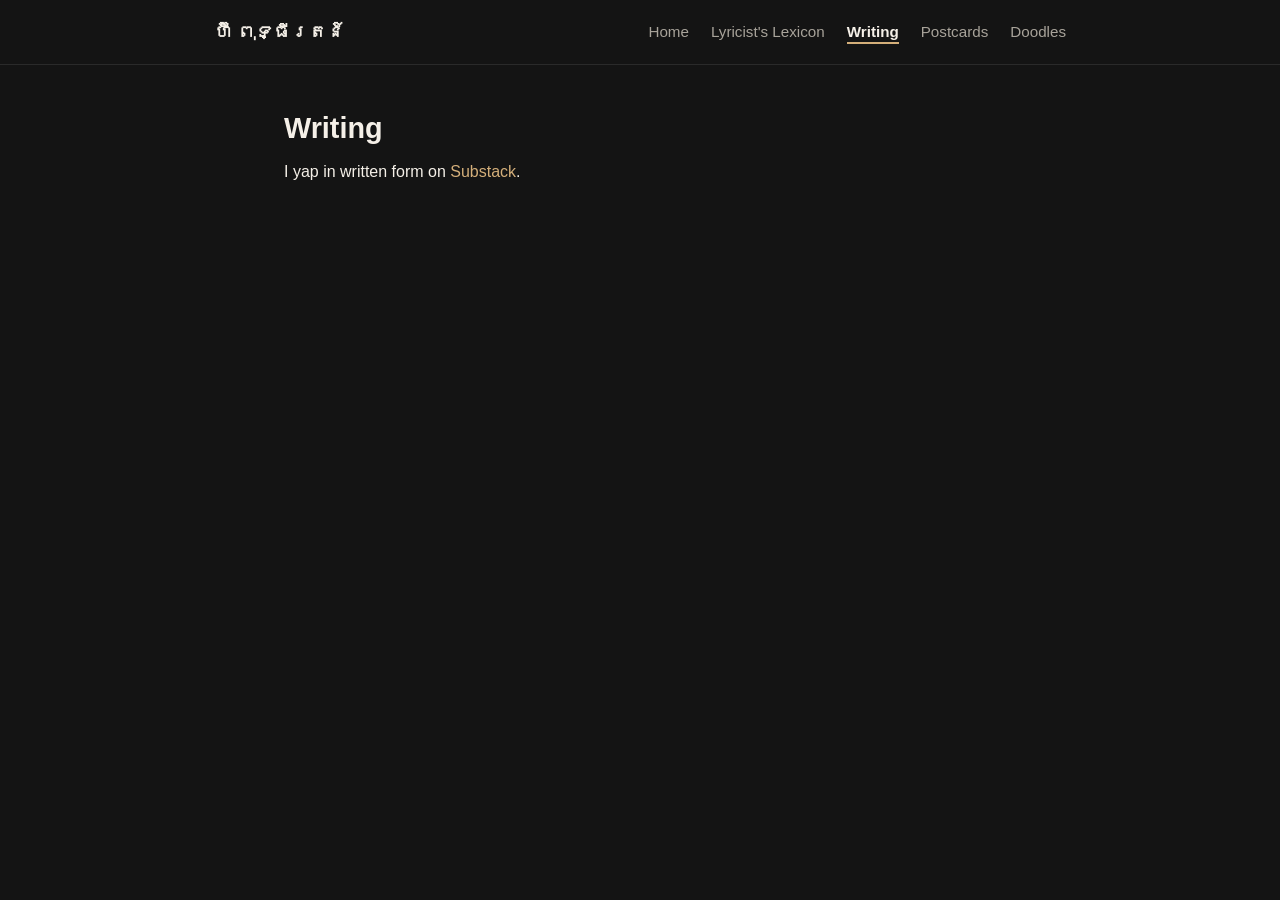
<file: writing.html>
<!DOCTYPE html>
<html lang="en">
<head>
<meta charset="UTF-8">
<meta name="viewport" content="width=device-width, initial-scale=1.0">
<title>Writing — Rath Hy</title>
<link rel="stylesheet" href="style.css">
</head>
<body>

<header class="site-header">
  <nav class="nav">
    <a href="index.html" class="nav-name">ហ៊ី ពុទ្ធីរតន៍</a>
    <button class="nav-toggle" aria-label="Toggle navigation" aria-expanded="false">☰</button>
    <ul class="nav-links">
      <li><a href="index.html">Home</a></li>
      <li><a href="lyricists-lexicon.html">Lyricist's Lexicon</a></li>
      <li><a href="writing.html" class="active">Writing</a></li>
      <li><a href="postcards.html">Postcards</a></li>
      <li><a href="doodles/index.html">Doodles</a></li>
    </ul>
  </nav>
</header>

<main>
  <h1>Writing</h1>
  <p>
    I yap in written form on <a href="https://substack.com/@rathhy" target="_blank" rel="noopener">Substack</a>.
  </p>
</main>

<script>
  const toggle = document.querySelector('.nav-toggle');
  const links = document.querySelector('.nav-links');
  toggle.addEventListener('click', () => {
    const open = links.classList.toggle('open');
    toggle.setAttribute('aria-expanded', open);
  });
</script>

</body>
</html>
</file>
<file: style.css>
/* =========================================================
   Root / resets
   ========================================================= */
:root {
  --bg: #141414;
  --text: #F5F0E8;
  --text-muted: #a8a39a;
  --accent: #D4AF7A;
  --border: #2a2a2a;
  --card-bg: #1c1c1c;
  --max-width: 760px;
}

* {
  box-sizing: border-box;
}

html, body {
  margin: 0;
  padding: 0;
}

body {
  background: var(--bg);
  color: var(--text);
  font-family: "Helvetica Neue", Helvetica, Arial, sans-serif;
  font-weight: 300;
  line-height: 1.6;
  -webkit-font-smoothing: antialiased;
}

a {
  color: var(--accent);
  text-decoration: none;
}

a:hover {
  text-decoration: underline;
}

img {
  max-width: 100%;
  display: block;
}

main {
  max-width: var(--max-width);
  margin: 0 auto;
  padding: 40px 24px 80px;
}

h1 {
  font-size: 1.8rem;
  margin: 0 0 8px;
}

h2 {
  font-size: 1.2rem;
  margin: 40px 0 12px;
  padding-bottom: 6px;
  border-bottom: 1px solid var(--border);
}

p {
  margin: 0 0 16px;
}

/* =========================================================
   Nav
   ========================================================= */
.site-header {
  border-bottom: 1px solid var(--border);
  background: var(--bg);
}

.nav {
  max-width: 900px;
  margin: 0 auto;
  padding: 18px 24px;
  display: flex;
  align-items: center;
  justify-content: space-between;
  gap: 16px;
  flex-wrap: wrap;
}

.nav-name {
  font-size: 1.1rem;
  font-weight: 600;
  color: var(--text);
  white-space: nowrap;
}

.nav-name:hover {
  text-decoration: none;
  color: var(--accent);
}

.nav-toggle {
  display: none;
  background: none;
  border: 1px solid var(--border);
  border-radius: 6px;
  font-size: 1rem;
  padding: 6px 10px;
  cursor: pointer;
  color: var(--text);
}

.nav-links {
  list-style: none;
  display: flex;
  gap: 22px;
  margin: 0;
  padding: 0;
  flex-wrap: wrap;
}

.nav-links a {
  color: var(--text-muted);
  font-size: 0.95rem;
}

.nav-links a:hover {
  color: var(--accent);
  text-decoration: none;
}

.nav-links a.active {
  color: var(--text);
  font-weight: 600;
  border-bottom: 2px solid var(--accent);
  padding-bottom: 2px;
}

@media (max-width: 640px) {
  .nav-toggle {
    display: block;
  }

  .nav-links {
    display: none;
    flex-direction: column;
    width: 100%;
    gap: 4px;
    padding-top: 14px;
  }

  .nav-links.open {
    display: flex;
  }

  .nav-links a {
    display: block;
    padding: 8px 0;
  }
}

/* =========================================================
   Home page
   ========================================================= */
.home-hero {
  margin: 8px 0 40px;
}

.home-hero img {
  width: 100%;
  height: auto;
  display: block;
  border-radius: 4px;
}

.home-name {
  font-size: 2.5rem;
  font-weight: 700;
  line-height: 1.2;
  margin: 0 0 16px;
}

.home-intro {
  font-size: 1.5rem;
  line-height: 1.5;
  font-weight: 400;
  margin: 0 0 12px;
}

.home-note {
  font-size: 1rem;
  font-weight: 300;
  font-style: italic;
  color: var(--text-muted);
  margin: 0;
}

/* =========================================================
   Lyricist's Lexicon / Anota — shared content pages
   ========================================================= */
.download-list {
  list-style: none;
  padding: 0;
  margin: 20px 0;
}

.download-list li {
  margin-bottom: 10px;
}

.download-list a {
  display: inline-block;
  padding: 10px 16px;
  border: 1px solid var(--border);
  border-radius: 6px;
  background: var(--card-bg);
  color: var(--text);
}

.download-list a:hover {
  border-color: var(--accent);
  text-decoration: none;
  color: var(--accent);
}

.embed-frame {
  width: 100%;
  border: 1px solid var(--border);
  border-radius: 8px;
  margin: 16px 0 24px;
}

.post-list {
  list-style: none;
  padding: 0;
  margin: 20px 0;
}

.post-list li {
  padding: 16px 0;
  border-bottom: 1px solid var(--border);
}

.post-list li:last-child {
  border-bottom: none;
}

.post-list a {
  font-weight: 600;
  font-size: 1.05rem;
  color: var(--text);
}

.post-list a:hover {
  color: var(--accent);
}

.post-list p {
  margin: 4px 0 0;
  color: var(--text-muted);
  font-size: 0.9rem;
}

/* =========================================================
   Postcards page — postcard grid
   ========================================================= */
.travel-heading {
  font-family: 'EB Garamond', serif;
  font-size: 4.5rem;
  text-align: center;
  margin: 0 0 14px;
}

.page-description {
  font-family: 'EB Garamond', serif;
  font-style: normal;
  font-size: 1.4rem;
  line-height: 1.5;
  text-align: center;
  color: var(--text-muted);
  max-width: 60ch;
  margin: 0 auto;
}

.travel-section {
  margin-top: 56px;
}

.travel-section:first-of-type {
  margin-top: 48px;
}

.section-title {
  font-family: 'EB Garamond', serif;
  font-size: 3rem;
  text-align: center;
  margin: 0 0 14px;
  border-bottom: none;
  padding-bottom: 0;
}

.section-description {
  font-family: 'EB Garamond', serif;
  font-style: italic;
  font-size: 1.4rem;
  line-height: 1.5;
  text-align: center;
  color: var(--text-muted);
  max-width: 60ch;
  margin: 0 auto;
}

.card-grid {
  display: grid;
  grid-template-columns: repeat(auto-fill, minmax(260px, 1fr));
  gap: 14px;
  margin-top: 32px;
}

.card {
  aspect-ratio: 3 / 2;
  cursor: pointer;
}

.card-media {
  width: 100%;
  height: 100%;
  overflow: hidden;
  border-radius: 6px;
}

.card-media img,
.card-media video {
  width: 100%;
  height: 100%;
  object-fit: cover;
  display: block;
  transition: transform 0.3s ease;
  pointer-events: none; /* clicks always open the lightbox, never interact with the video directly */
}

.card:hover .card-media img,
.card:hover .card-media video {
  transform: scale(1.03);
}

/* Full-width "original size" postcards — no cropping.
   Mark a card with `full: true` to give it its own row at its
   natural aspect ratio, capped so a tall photo can't blow out the page. */
.card.full {
  grid-column: 1 / -1;
  aspect-ratio: auto;
}

.card.full .card-media {
  display: flex;
  justify-content: center;
  background: var(--bg);
}

.card.full .card-media img,
.card.full .card-media video {
  width: auto;
  height: auto;
  max-width: 100%;
  max-height: 80vh;
  object-fit: contain;
}

.card.full:hover .card-media img,
.card.full:hover .card-media video {
  transform: none;
}

/* A normal card left alone on its row (because a neighboring .full
   card pushed everything else down) spans the row and centers itself
   at its usual width, instead of sitting pinned to the left edge. */
.card.lone {
  grid-column: 1 / -1;
  justify-self: center;
}

/* =========================================================
   Travel page — postcard lightbox
   ========================================================= */
.lightbox {
  display: none;
  position: fixed;
  inset: 0;
  background: rgba(0, 0, 0, 0.92);
  align-items: center;
  justify-content: center;
  padding: 32px;
  z-index: 100;
  cursor: pointer;
}

.lightbox.open {
  display: flex;
}

.lightbox-close {
  position: absolute;
  top: 20px;
  right: 24px;
  background: none;
  border: none;
  color: var(--text);
  font-size: 2.2rem;
  line-height: 1;
  cursor: pointer;
  padding: 8px;
}

.lightbox-card {
  perspective: 1600px;
  cursor: pointer;
}

.lightbox-inner {
  position: relative;
  transform-style: preserve-3d;
  transition: transform 0.55s cubic-bezier(0.4, 0, 0.2, 1);
}

.lightbox.flipped .lightbox-inner {
  transform: rotateY(180deg);
}

.lightbox-face {
  backface-visibility: hidden;
  -webkit-backface-visibility: hidden;
  border-radius: 8px;
  box-shadow: 0 20px 60px rgba(0, 0, 0, 0.5);
}

.lightbox-face-front {
  display: flex;
  overflow: hidden;
}

.lightbox-face-front img,
.lightbox-face-front video {
  display: block;
  width: auto;
  height: auto;
  max-width: min(92vw, 900px);
  max-height: 85vh;
  object-fit: contain;
  pointer-events: none;
}

.lightbox-face-back {
  position: absolute;
  inset: 0;
  transform: rotateY(180deg);
  background: var(--card-bg);
  padding: 40px;
  display: flex;
  align-items: center;
  justify-content: center;
  overflow: auto;
}

.lightbox-face-back p {
  font-family: 'EB Garamond', serif;
  font-size: 1.3rem;
  line-height: 1.7;
  color: var(--text);
  text-align: center;
  margin: 0;
}
</file>
